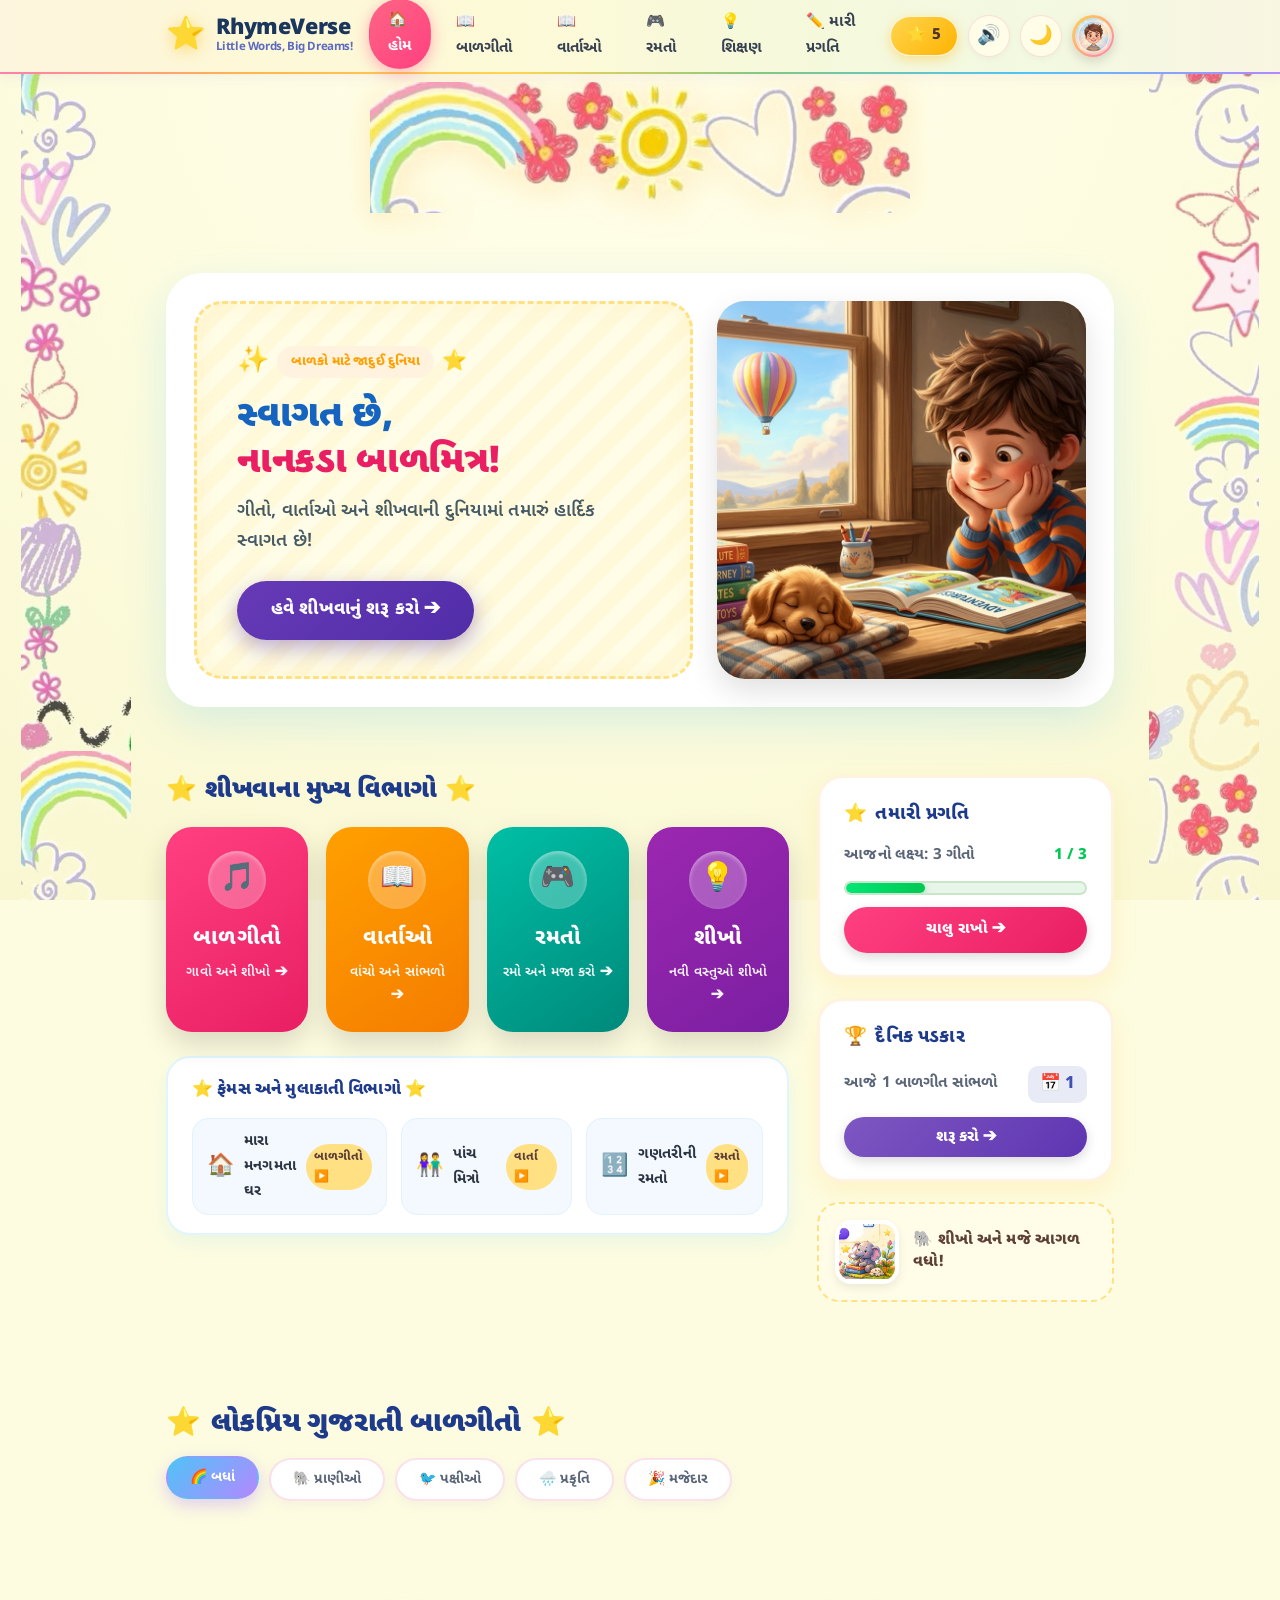
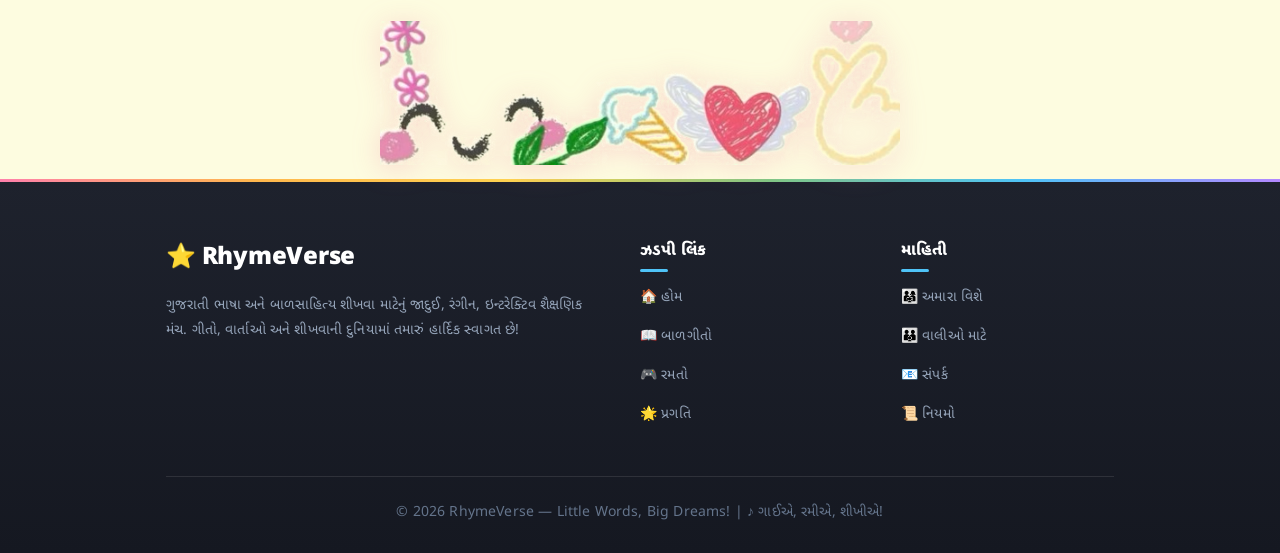
<file: frontend/index.html>
<!DOCTYPE html>
<html lang="gu">
<head>
  <meta charset="UTF-8">
  <meta name="viewport" content="width=device-width, initial-scale=1.0">
  <title>RhymeVerse - Little Words, Big Dreams! | ગુજરાતી બાળગીતો</title>
  <meta name="description" content="RhymeVerse - ગુજરાતી બાળગીતો, વાર્તાઓ, શિક્ષણ અને રમતો - બાળકો માટેનું જાદુઈ પોર્ટલ">
  <link rel="preconnect" href="https://fonts.googleapis.com">
  <link rel="preconnect" href="https://fonts.gstatic.com" crossorigin>
  <link href="https://fonts.googleapis.com/css2?family=Noto+Sans+Gujarati:wght@400;500;600;700;800;900&family=Noto+Serif+Gujarati:wght@400;700&display=swap" rel="stylesheet">
  <link rel="stylesheet" href="css/main.css?v=7">
  <link rel="stylesheet" href="css/animations.css?v=7">
  <link rel="stylesheet" href="css/components.css?v=7">
  <link rel="stylesheet" href="css/responsive.css?v=7">
</head>
<body>

<!-- WHIMSICAL STORYBOOK DOODLE FRAME AROUND DASHBOARD LAYOUT -->
<div class="doodle-layout-frame-left" aria-hidden="true" title="RhymeVerse Doodle Frame"></div>
<div class="doodle-layout-frame-right" aria-hidden="true" title="RhymeVerse Doodle Frame"></div>

<!-- NAVIGATION BAR -->
<nav class="navbar">
  <div class="container">
    <a href="index.html" class="logo">
      <span class="logo-star-icon">⭐</span>
      <div class="logo-text-group">
        <span class="logo-title">RhymeVerse</span>
        <span class="logo-tagline">Little Words, Big Dreams!</span>
      </div>
    </a>

    <ul class="nav-links">
      <li><a href="index.html" class="active">🏠 હોમ</a></li>
      <li><a href="rhymes.html">📖 બાળગીતો</a></li>
      <li><a href="rhymes.html#stories">📖 વાર્તાઓ</a></li>
      <li><a href="games.html">🎮 રમતો</a></li>
      <li><a href="rhymes.html#learn">💡 શિક્ષણ</a></li>
      <li><a href="progress.html">✏️ મારી પ્રગતિ</a></li>
    </ul>

    <div class="nav-actions">
      <div class="star-count" title="તમારા મળેલા તારા">
        ⭐ <span class="star-display-count">5</span>
      </div>
      <button class="nav-btn" id="btn-sound" title="ધ્વનિ">🔊</button>
      <button class="nav-btn" id="btn-dark-mode" title="ડાર્ક મોડ">🌙</button>
      <div class="nav-avatar-wrap" title="બાળક પ્રોફાઇલ">
        <img src="assets/images/avatar_kid.jpg" alt="બાળક પ્રોફાઇલ" class="nav-avatar">
      </div>
      <button class="hamburger" id="hamburger" aria-label="Menu">
        <span></span><span></span><span></span>
      </button>
    </div>
  </div>
</nav>

<!-- MOBILE MENU -->
<div class="mobile-menu" id="mobile-menu">
  <div class="mobile-menu-panel">
    <button class="mobile-menu-close" id="mobile-menu-close">✕</button>
    <a href="index.html">🏠 હોમ</a>
    <a href="rhymes.html">📖 બાળગીતો</a>
    <a href="rhymes.html#stories">📖 વાર્તાઓ</a>
    <a href="games.html">🎮 રમતો</a>
    <a href="rhymes.html#learn">💡 શિક્ષણ</a>
    <a href="progress.html">✏️ મારી પ્રગતિ</a>
  </div>
</div>

<main>
  <!-- TOP DOODLE FRAME BANNER (RAINBOW, SMILING SUN, BLOSSOMS) -->
  <div class="doodle-frame-banner-top" aria-hidden="true" onclick="if(window.App) App.celebrate();" title="જાદુઈ સુરજ અને મેઘધનુષ">
    <img src="assets/images/doodle_strip_top.png" alt="Doodle Rainbow and Sun Frame Banner">
  </div>

  <!-- STORYBOOK HERO BANNER (MATCHING REFERENCE IMAGES 1 & 2) -->
  <section style="padding: 24px 0 16px;">
    <div class="container">
      <div class="dashboard-hero-card">
        <!-- Left: Parchment Paper Scroll Card -->
        <div class="parchment-scroll-card">
          <div style="display:flex;align-items:center;gap:8px;margin-bottom:10px;">
            <span style="font-size:26px;">✨</span>
            <span style="font-size:13px;font-weight:800;color:#FFA000;background:#FFF3E0;padding:5px 14px;border-radius:9999px;">બાળકો માટે જાદુઈ દુનિયા</span>
            <span style="font-size:20px;">⭐</span>
          </div>
          <h1 class="parchment-headline">
            સ્વાગત છે,
            <span>નાનકડા બાળમિત્ર!</span>
          </h1>
          <p class="parchment-sub">
            ગીતો, વાર્તાઓ અને શીખવાની દુનિયામાં તમારું હાર્દિક સ્વાગત છે!
          </p>
          <a href="#rhymes-section" class="btn-hero-cta">
            હવે શીખવાનું શરૂ કરો ➔
          </a>
        </div>

        <!-- Right: Boy Reading with Puppy Illustration -->
        <div class="hero-reading-frame">
          <img src="assets/images/hero_reading_kid.jpg" alt="બાળક વાર્તા વાંચે છે" class="hero-reading-img">
        </div>
      </div>
    </div>
  </section>

  <!-- DASHBOARD INTERACTIVE LEARNING HUB (MATCHING REFERENCE IMAGE 2) -->
  <section style="padding: 16px 0 36px;">
    <div class="container">
      <div class="dashboard-main-grid">
        <!-- Left: 4 Squircle Action Cards + Sub-hub -->
        <div>
          <h2 class="hub-section-heading">
            <span>⭐</span> શીખવાના મુખ્ય વિભાગો <span>⭐</span>
          </h2>
          <div class="hub-action-cards">
            <!-- 1. બાળગીતો (Pink) -->
            <a href="#rhymes-section" class="hub-action-card hub-card-pink">
              <div class="hub-card-icon-bubble">🎵</div>
              <div class="hub-card-title">બાળગીતો</div>
              <div class="hub-card-sub">ગાવો અને શીખો ➔</div>
            </a>

            <!-- 2. વાર્તાઓ (Orange) -->
            <a href="rhymes.html#stories" class="hub-action-card hub-card-orange">
              <div class="hub-card-icon-bubble">📖</div>
              <div class="hub-card-title">વાર્તાઓ</div>
              <div class="hub-card-sub">વાંચો અને સાંભળો ➔</div>
            </a>

            <!-- 3. રમતો (Teal) -->
            <a href="games.html" class="hub-action-card hub-card-teal">
              <div class="hub-card-icon-bubble">🎮</div>
              <div class="hub-card-title">રમતો</div>
              <div class="hub-card-sub">રમો અને મજા કરો ➔</div>
            </a>

            <!-- 4. શીખો (Purple) -->
            <a href="rhymes.html#learn" class="hub-action-card hub-card-purple">
              <div class="hub-card-icon-bubble">💡</div>
              <div class="hub-card-title">શીખો</div>
              <div class="hub-card-sub">નવી વસ્તુઓ શીખો ➔</div>
            </a>
          </div>

          <!-- Sub-hub: Famous sections -->
          <div class="sub-hub-box">
            <div class="sub-hub-title">⭐ ફેમસ અને મુલાકાતી વિભાગો ⭐</div>
            <div class="sub-hub-items">
              <a href="javascript:void(0)" onclick="RhymeCards.playVideo(1)" class="sub-hub-item" title="ચકીબેન બાળગીત">
                <span style="font-size:22px;">🏠</span>
                <span>મારા મનગમતા ઘર</span>
                <span class="sub-hub-badge">બાળગીતો ▶️</span>
              </a>
              <a href="javascript:void(0)" onclick="RhymeCards.playVideo(10)" class="sub-hub-item" title="બે બાવા વાર્તા">
                <span style="font-size:22px;">👫</span>
                <span>પાંચ મિત્રો</span>
                <span class="sub-hub-badge">વાર્તા ▶️</span>
              </a>
              <a href="games.html" class="sub-hub-item" title="ગણતરીની રમતો">
                <span style="font-size:22px;">🔢</span>
                <span>ગણતરીની રમતો</span>
                <span class="sub-hub-badge">રમતો ▶️</span>
              </a>
            </div>
          </div>
        </div>

        <!-- Right: Progress & Daily Challenge Widgets -->
        <div class="sidebar-widgets">
          <!-- Widget 1: તમારી પ્રગતિ -->
          <div class="dash-widget-card">
            <div class="dash-widget-title">
              <span>⭐</span> તમારી પ્રગતિ
            </div>
            <div style="font-size:0.95rem;font-weight:700;color:var(--text-secondary);display:flex;justify-content:space-between;">
              <span>આજનો લક્ષ્ય: 3 ગીતો</span>
              <span style="color:#00C853;font-weight:800;" id="home-progress-ratio">1 / 3</span>
            </div>
            <div class="dash-progress-track">
              <div class="dash-progress-fill" id="home-progress-bar" style="width: 33%;"></div>
            </div>
            <a href="progress.html" class="btn-widget-pill btn-widget-pink">
              ચાલુ રાખો ➔
            </a>
          </div>

          <!-- Widget 2: દૈનિક પડકાર -->
          <div class="dash-widget-card">
            <div class="dash-widget-title">
              <span>🏆</span> દૈનિક પડકાર
            </div>
            <div style="display:flex;align-items:center;justify-content:space-between;margin-bottom:14px;">
              <span style="font-size:0.95rem;font-weight:700;color:var(--text-secondary);">આજે 1 બાળગીત સાંભળો</span>
              <span style="font-size:1.05rem;background:#E8EAF6;padding:4px 12px;border-radius:10px;font-weight:800;color:#3F51B5;">📅 1</span>
            </div>
            <button onclick="RhymeCards.playVideo(4)" class="btn-widget-pill btn-widget-purple">
              શરૂ કરો ➔
            </button>
          </div>

          <!-- Widget 3: Mascot Cheer Box -->
          <div class="mascot-cheer-box">
            <img src="assets/images/sticker_elephant.png" alt="બેબી હાથી" class="mascot-elephant-thumb">
            <div class="mascot-cheer-text">
              🐘 શીખો અને મજે આગળ વધો!
            </div>
          </div>
        </div>
      </div>
    </div>
  </section>

  <!-- STORYBOOK RHYMES SHOWCASE GRID (MATCHING REFERENCE IMAGE 1) -->
  <section id="rhymes-section" style="padding: 20px 0 64px;">
    <div class="container">
      <div style="display:flex;align-items:center;justify-content:space-between;flex-wrap:wrap;gap:16px;margin-bottom:24px;">
        <h2 style="font-size:1.75rem;font-weight:900;color:#1E3A8A;display:flex;align-items:center;gap:10px;margin:0;">
          <span>⭐</span> લોકપ્રિય ગુજરાતી બાળગીતો <span>⭐</span>
        </h2>
        <!-- Category Filter Tabs -->
        <div class="filter-tabs" id="rhyme-filters" style="margin:0;">
          <button class="filter-tab active" data-cat="all">🌈 બધાં</button>
          <button class="filter-tab" data-cat="પ્રાણીઓ">🐘 પ્રાણીઓ</button>
          <button class="filter-tab" data-cat="પક્ષીઓ">🐦 પક્ષીઓ</button>
          <button class="filter-tab" data-cat="પ્રકૃતિ">🌧️ પ્રકૃતિ</button>
          <button class="filter-tab" data-cat="મજેદાર">🎉 મજેદાર</button>
        </div>
      </div>

      <!-- 4-Column Grid of Rhyme Storybook Cards -->
      <div class="storybook-grid" id="rhymes-storybook-grid">
        <!-- Dynamically rendered via Components.buildRhymeCard(rhyme) -->
      </div>
    </div>
  </section>

  <!-- BOTTOM DOODLE FRAME BANNER (SMILEY, ICE CREAM, WINGED HEART) -->
  <div class="doodle-frame-banner-bottom" aria-hidden="true" onclick="if(window.App) App.celebrate();" title="મીઠી આઈસ્ક્રીમ અને સ્માઈલી">
    <img src="assets/images/doodle_strip_bottom.png" alt="Doodle Smiley and Ice Cream Frame Banner">
  </div>
</main>

<!-- FOOTER -->
<footer class="footer">
  <div class="container">
    <div class="footer-grid">
      <div>
        <div class="footer-logo">⭐ RhymeVerse</div>
        <p class="footer-desc">
          ગુજરાતી ભાષા અને બાળસાહિત્ય શીખવા માટેનું જાદુઈ, રંગીન, ઇન્ટરેક્ટિવ શૈક્ષણિક મંચ.
          ગીતો, વાર્તાઓ અને શીખવાની દુનિયામાં તમારું હાર્દિક સ્વાગત છે!
        </p>
      </div>
      <div>
        <div class="footer-heading">ઝડપી લિંક</div>
        <ul class="footer-links">
          <li><a href="index.html">🏠 હોમ</a></li>
          <li><a href="rhymes.html">📖 બાળગીતો</a></li>
          <li><a href="games.html">🎮 રમતો</a></li>
          <li><a href="progress.html">🌟 પ્રગતિ</a></li>
        </ul>
      </div>
      <div>
        <div class="footer-heading">માહિતી</div>
        <ul class="footer-links">
          <li><a href="#">👨‍👩‍👧 અમારા વિશે</a></li>
          <li><a href="#">👪 વાલીઓ માટે</a></li>
          <li><a href="#">📧 સંપર્ક</a></li>
          <li><a href="#">📜 નિયમો</a></li>
        </ul>
      </div>
    </div>
    <div class="footer-bottom">
      &copy; 2026 RhymeVerse &mdash; Little Words, Big Dreams! | ♪ ગાઈએ, રમીએ, શીખીએ!
    </div>
  </div>
</footer>

<script src="js/data.js?v=8"></script>
<script src="js/app.js?v=8"></script>
<script src="js/components.js?v=8"></script>
<script>
  document.addEventListener('DOMContentLoaded', function() {
    App.init();

    const grid = document.getElementById('rhymes-storybook-grid');
    if (grid && window.RHYMES_DATA) {
      grid.innerHTML = RHYMES_DATA.map(r => Components.buildRhymeCard(r)).join('');
    }

    // Filter Buttons
    const filterTabs = document.querySelectorAll('#rhyme-filters .filter-tab');
    filterTabs.forEach(tab => {
      tab.addEventListener('click', function() {
        filterTabs.forEach(t => t.classList.remove('active'));
        this.classList.add('active');
        const cat = this.getAttribute('data-cat');
        const cards = grid.querySelectorAll('.storybook-card');
        cards.forEach(card => {
          if (cat === 'all' || card.getAttribute('data-category') === cat) {
            card.style.display = 'flex';
          } else {
            card.style.display = 'none';
          }
        });
      });
    });

    // Update progress widget if App state has completions
    if (window.App && App.state) {
      const completedCount = (App.state.completedRhymes || []).length;
      const ratioEl = document.getElementById('home-progress-ratio');
      const barEl = document.getElementById('home-progress-bar');
      if (ratioEl && barEl) {
        const goal = 3;
        const current = Math.min(completedCount || 1, goal);
        ratioEl.textContent = `${current} / ${goal}`;
        barEl.style.width = `${Math.round((current / goal) * 100)}%`;
      }
    }
  });
</script>
</body>
</html>
</file>
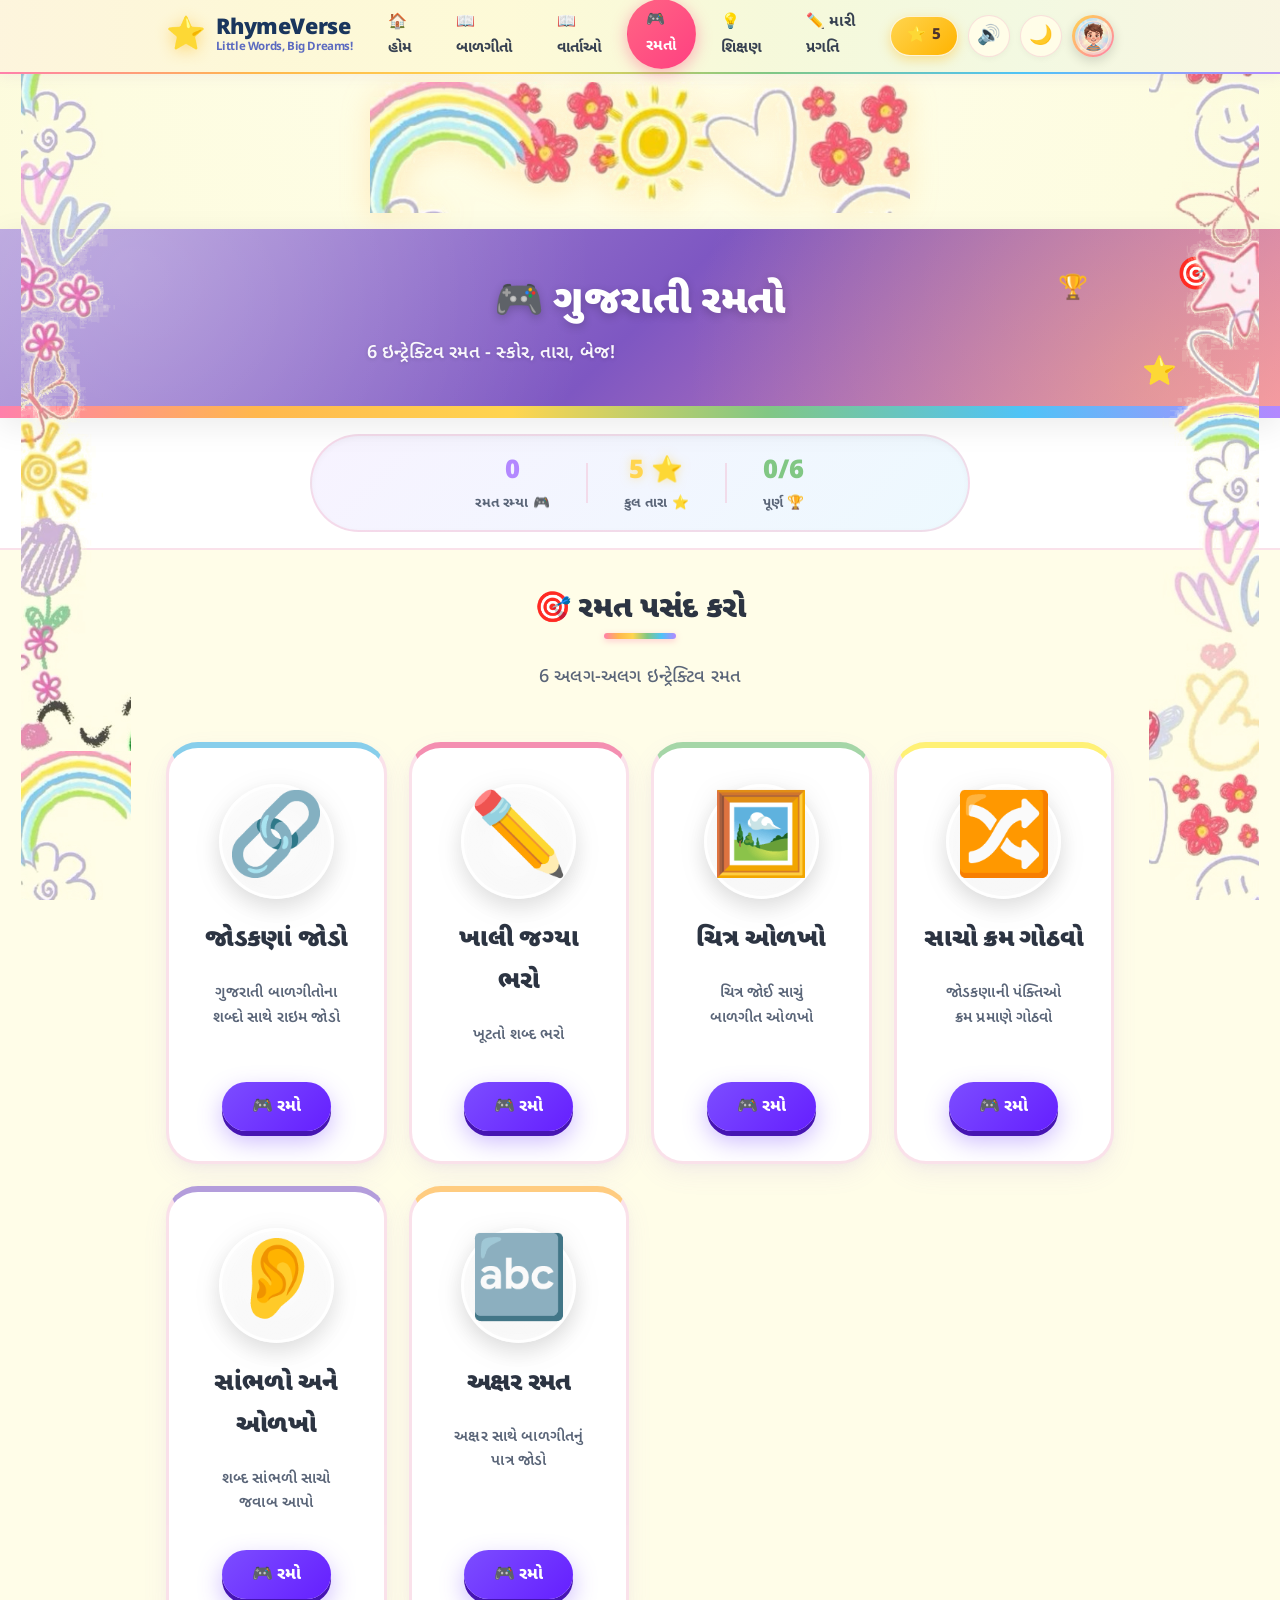
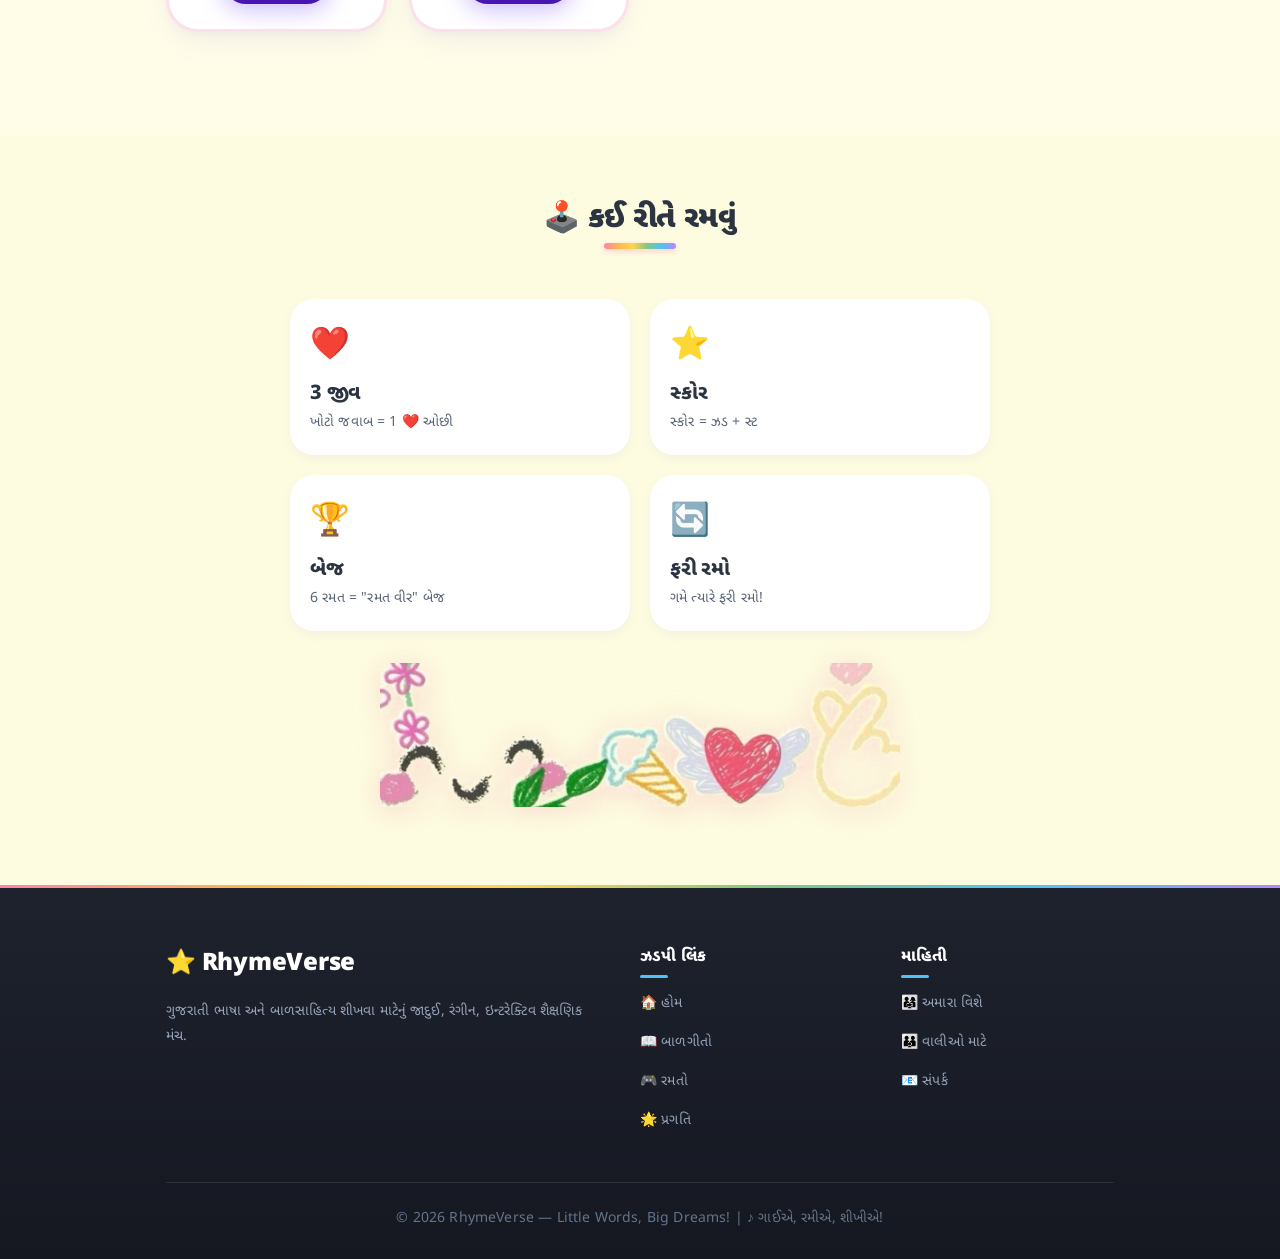
<file: frontend/games.html>
<!DOCTYPE html>
<html lang="gu">
<head>
  <meta charset="UTF-8">
  <meta name="viewport" content="width=device-width, initial-scale=1.0">
  <title>રમતો - RhymeVerse</title>
  <link rel="preconnect" href="https://fonts.googleapis.com">
  <link rel="preconnect" href="https://fonts.gstatic.com" crossorigin>
  <link href="https://fonts.googleapis.com/css2?family=Noto+Sans+Gujarati:wght@400;500;600;700;800;900&family=Noto+Serif+Gujarati:wght@400;700&display=swap" rel="stylesheet">
  <link rel="stylesheet" href="css/main.css?v=7">
  <link rel="stylesheet" href="css/animations.css?v=7">
  <link rel="stylesheet" href="css/components.css?v=7">
  <link rel="stylesheet" href="css/responsive.css?v=7">
</head>
<body>

<!-- WHIMSICAL STORYBOOK DOODLE FRAME AROUND DASHBOARD LAYOUT -->
<div class="doodle-layout-frame-left" aria-hidden="true" title="RhymeVerse Doodle Frame"></div>
<div class="doodle-layout-frame-right" aria-hidden="true" title="RhymeVerse Doodle Frame"></div>

<!-- NAVIGATION -->
<nav class="navbar">
  <div class="container">
    <a href="index.html" class="logo">
      <span class="logo-star-icon">⭐</span>
      <div class="logo-text-group">
        <span class="logo-title">RhymeVerse</span>
        <span class="logo-tagline">Little Words, Big Dreams!</span>
      </div>
    </a>
    <ul class="nav-links">
      <li><a href="index.html">🏠 હોમ</a></li>
      <li><a href="rhymes.html">📖 બાળગીતો</a></li>
      <li><a href="rhymes.html#stories">📖 વાર્તાઓ</a></li>
      <li><a href="games.html" class="active">🎮 રમતો</a></li>
      <li><a href="rhymes.html#learn">💡 શિક્ષણ</a></li>
      <li><a href="progress.html">✏️ મારી પ્રગતિ</a></li>
    </ul>
    <div class="nav-actions">
      <div class="star-count" title="તમારા મળેલા તારા">⭐ <span class="star-display-count">5</span></div>
      <button class="nav-btn" id="btn-sound" title="ધ્વનિ">🔊</button>
      <button class="nav-btn" id="btn-dark-mode" title="ડાર્ક મોડ">🌙</button>
      <div class="nav-avatar-wrap" title="બાળક પ્રોફાઇલ">
        <img src="assets/images/avatar_kid.jpg" alt="બાળક પ્રોફાઇલ" class="nav-avatar">
      </div>
      <button class="hamburger" id="hamburger" aria-label="Menu">
        <span></span><span></span><span></span>
      </button>
    </div>
  </div>
</nav>

<div class="mobile-menu" id="mobile-menu">
  <div class="mobile-menu-panel">
    <button class="mobile-menu-close" id="mobile-menu-close">✕</button>
    <a href="index.html">🏠 હોમ</a>
    <a href="rhymes.html">📖 બાળગીતો</a>
    <a href="rhymes.html#stories">📖 વાર્તાઓ</a>
    <a href="games.html">🎮 રમતો</a>
    <a href="rhymes.html#learn">💡 શિક્ષણ</a>
    <a href="progress.html">✏️ મારી પ્રગતિ</a>
  </div>
</div>

<!-- TOP DOODLE FRAME BANNER (RAINBOW, SMILING SUN, BLOSSOMS) -->
<div class="doodle-frame-banner-top" aria-hidden="true" onclick="if(window.App) App.celebrate();" title="જાદુઈ સુરજ અને મેઘધનુષ">
  <img src="assets/images/doodle_strip_top.png" alt="Doodle Rainbow and Sun Frame Banner">
</div>

<!-- PAGE HEADER -->
<div class="page-header" style="background: linear-gradient(135deg, #B39DDB, #7E57C2, #F48FB1);">
  <div class="container">
    <div style="position:relative;z-index:2;">
      <h1 style="font-size:2.5rem;">🎮 ગુજરાતી રમતો</h1>
      <p>6 ઇન્ટ્રેક્ટિવ રમત - સ્કોર, તારા, બેજ!</p>
    </div>
    <!-- Floating game icons -->
    <div style="position:absolute;top:20px;right:5%;font-size:32px;animation:float 3s ease-in-out infinite;">🎯</div>
    <div style="position:absolute;top:40px;right:15%;font-size:24px;animation:float 3s ease-in-out infinite 1s;">🏆</div>
    <div style="position:absolute;bottom:20px;right:8%;font-size:28px;animation:float 4s ease-in-out infinite 0.5s;">⭐</div>
  </div>
</div>

<!-- SCORE SUMMARY -->
<div class="game-hud-bar">
  <div class="container">
    <div class="game-hud-inner">
      <div style="text-align:center;">
        <div style="font-size:1.6rem;font-weight:900;color:var(--lavender);" id="total-games-played">0</div>
        <div style="font-size:0.85rem;font-weight:700;color:var(--text-secondary);">રમત રમ્યા 🎮</div>
      </div>
      <div style="width:2px;height:40px;background:var(--border-color);"></div>
      <div style="text-align:center;">
        <div style="font-size:1.6rem;font-weight:900;color:var(--yellow);text-shadow:0 0 10px rgba(255,213,79,0.5);" id="total-stars-games">0 ⭐</div>
        <div style="font-size:0.85rem;font-weight:700;color:var(--text-secondary);">કુલ તારા ⭐</div>
      </div>
      <div style="width:2px;height:40px;background:var(--border-color);"></div>
      <div style="text-align:center;">
        <div style="font-size:1.6rem;font-weight:900;color:var(--mint);" id="games-completed-count">0/6</div>
        <div style="font-size:0.85rem;font-weight:700;color:var(--text-secondary);">પૂર્ણ 🏆</div>
      </div>
    </div>
  </div>
</div>

<!-- GAMES GRID -->
<section style="background:var(--bg-secondary);padding:40px 0;">
  <div class="container">
    <div class="section-header">
      <h2 class="section-title">🎯 રમત પસંદ કરો</h2>
      <p class="section-subtitle">6 અલગ-અલગ ઇન્ટ્રેક્ટિવ રમત</p>
    </div>
    <div class="cards-grid stagger" id="games-grid">
      <!-- Filled by games.js -->
    </div>
  </div>
</section>

<!-- GAME AREA (hidden until a game is selected) -->
<section style="background:var(--bg-secondary);padding:0 0 64px;" id="game-area-section">
  <div class="container">
    <div id="game-area" style="display:none;"></div>
  </div>
</section>

<!-- HOW TO PLAY -->
<section style="background:var(--bg-primary);padding:64px 0;">
  <div class="container">
    <div class="section-header">
      <h2 class="section-title">🕹️ કઈ રીતે રમવું</h2>
    </div>
    <div style="display:grid;grid-template-columns:repeat(2,1fr);gap:20px;max-width:700px;margin:0 auto;">
      <div style="background:var(--bg-card);border-radius:var(--radius-lg);padding:20px;box-shadow:var(--shadow-sm);">
        <div style="font-size:32px;margin-bottom:8px;">❤️</div>
        <h4 style="color:var(--text-primary);margin-bottom:4px;">3 જીવ</h4>
        <p style="color:var(--text-secondary);font-size:0.875rem;">ખોટો જવાબ = 1 ❤️ ઓછી</p>
      </div>
      <div style="background:var(--bg-card);border-radius:var(--radius-lg);padding:20px;box-shadow:var(--shadow-sm);">
        <div style="font-size:32px;margin-bottom:8px;">⭐</div>
        <h4 style="color:var(--text-primary);margin-bottom:4px;">સ્કોર</h4>
        <p style="color:var(--text-secondary);font-size:0.875rem;">સ્કોર = ઝડ + સ્ટ</p>
      </div>
      <div style="background:var(--bg-card);border-radius:var(--radius-lg);padding:20px;box-shadow:var(--shadow-sm);">
        <div style="font-size:32px;margin-bottom:8px;">🏆</div>
        <h4 style="color:var(--text-primary);margin-bottom:4px;">બેજ</h4>
        <p style="color:var(--text-secondary);font-size:0.875rem;">6 રમત = "રમત વીર" બેજ</p>
      </div>
      <div style="background:var(--bg-card);border-radius:var(--radius-lg);padding:20px;box-shadow:var(--shadow-sm);">
        <div style="font-size:32px;margin-bottom:8px;">🔄</div>
        <h4 style="color:var(--text-primary);margin-bottom:4px;">ફરી રમો</h4>
        <p style="color:var(--text-secondary);font-size:0.875rem;">ગમે ત્યારે ફરી રમો!</p>
      </div>
    </div>
  </div>
  <!-- BOTTOM DOODLE FRAME BANNER (SMILEY, ICE CREAM, WINGED HEART) -->
  <div class="doodle-frame-banner-bottom" aria-hidden="true" onclick="if(window.App) App.celebrate();" title="મીઠી આઈસ્ક્રીમ અને સ્માઈલી">
    <img src="assets/images/doodle_strip_bottom.png" alt="Doodle Smiley and Ice Cream Frame Banner">
  </div>
</section>

<!-- FOOTER -->
<footer class="footer">
  <div class="container">
    <div class="footer-grid">
      <div>
        <div class="footer-logo">⭐ RhymeVerse</div>
        <p class="footer-desc">ગુજરાતી ભાષા અને બાળસાહિત્ય શીખવા માટેનું જાદુઈ, રંગીન, ઇન્ટરેક્ટિવ શૈક્ષણિક મંચ.</p>
      </div>
      <div>
        <div class="footer-heading">ઝડપી લિંક</div>
        <ul class="footer-links">
          <li><a href="index.html">🏠 હોમ</a></li>
          <li><a href="rhymes.html">📖 બાળગીતો</a></li>
          <li><a href="games.html">🎮 રમતો</a></li>
          <li><a href="progress.html">🌟 પ્રગતિ</a></li>
        </ul>
      </div>
      <div>
        <div class="footer-heading">માહિતી</div>
        <ul class="footer-links">
          <li><a href="#">👨‍👩‍👧 અમારા વિશે</a></li>
          <li><a href="#">👪 વાલીઓ માટે</a></li>
          <li><a href="#">📧 સંપર્ક</a></li>
        </ul>
      </div>
    </div>
    <div class="footer-bottom">
      &copy; 2026 RhymeVerse &mdash; Little Words, Big Dreams! | ♪ ગાઈએ, રમીએ, શીખીએ!
    </div>
  </div>
</footer>

<script src="js/data.js?v=8"></script>
<script src="js/app.js?v=8"></script>
<script src="js/components.js?v=8"></script>
<script src="js/games.js?v=8"></script>
<script>
  document.addEventListener('DOMContentLoaded', function() {
    // Update stats display
    const state = App.getState();
    const completedGames = Object.keys(state.completedGames || {});

    document.getElementById('total-games-played').textContent = completedGames.length;
    document.getElementById('total-stars-games').textContent = state.stars + ' ⭐';
    document.getElementById('games-completed-count').textContent = `${completedGames.length}/6`;
  });
</script>
</body>
</html>
</file>
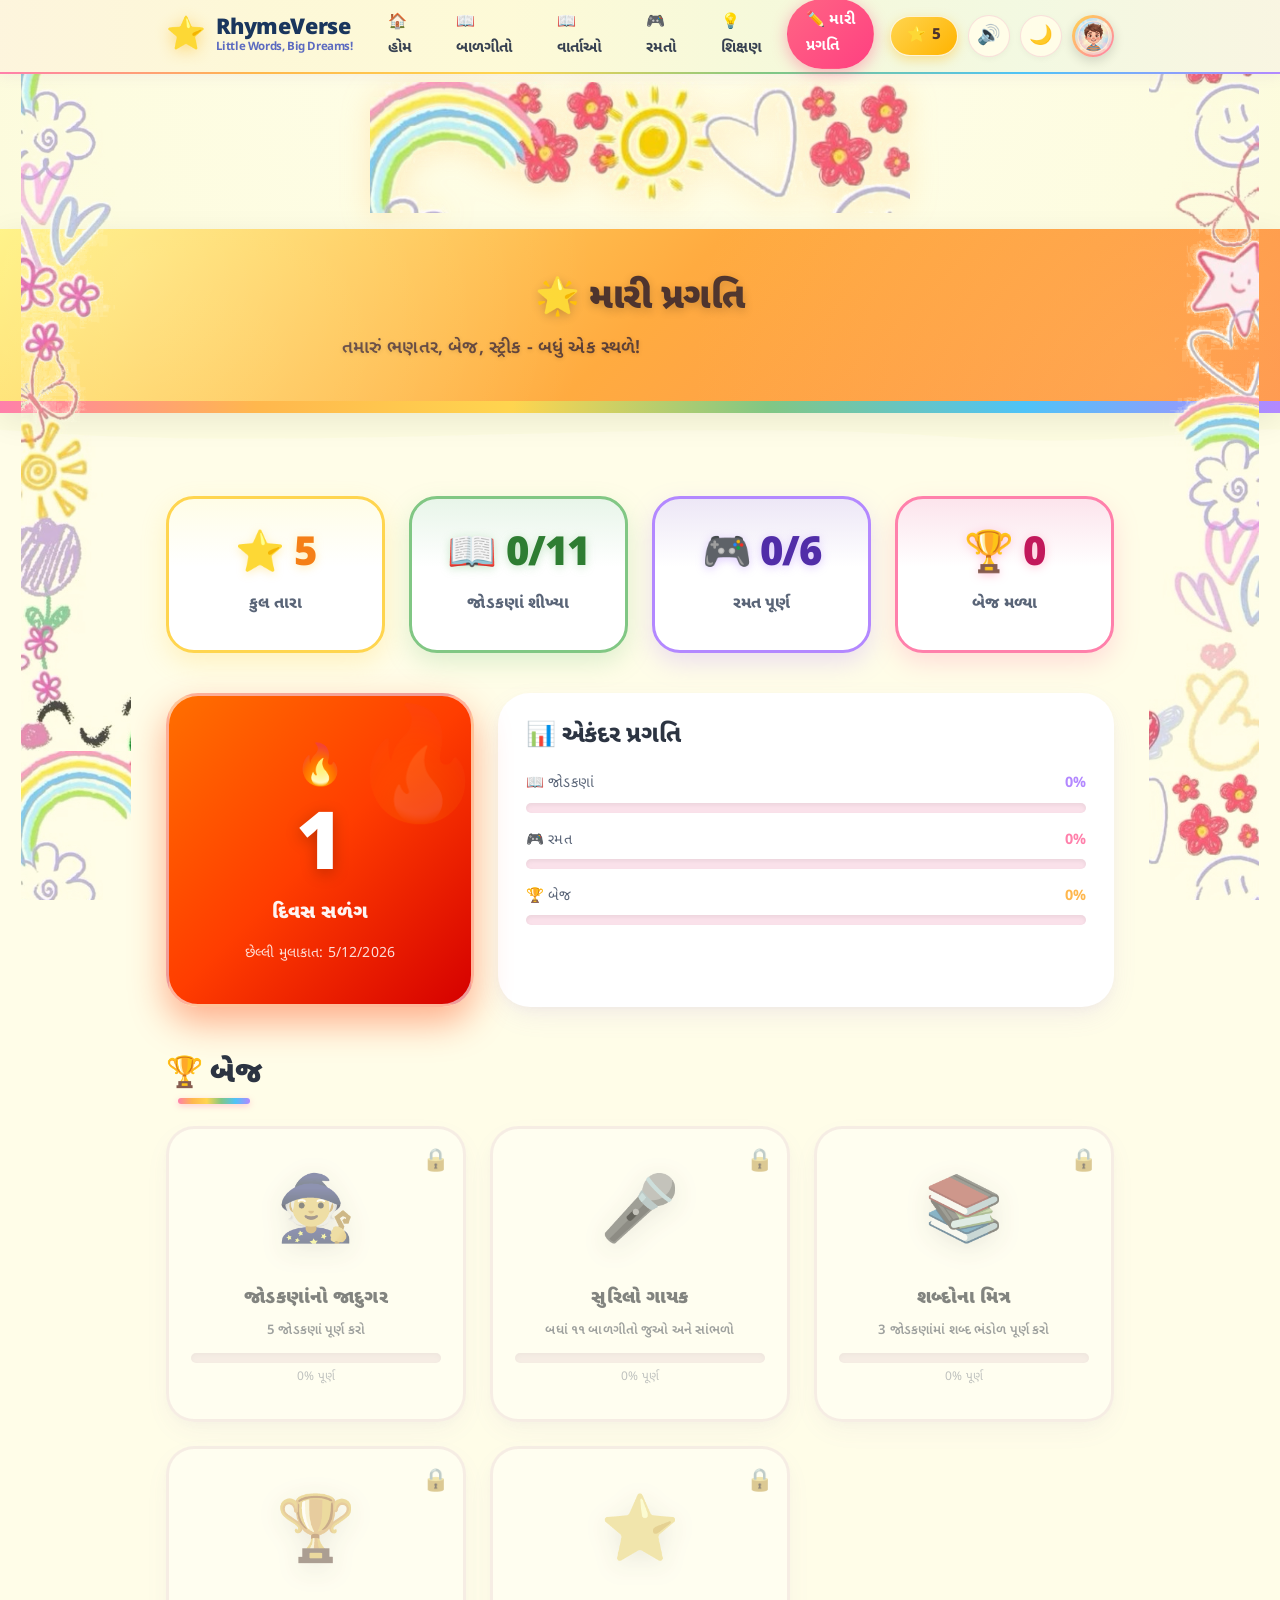
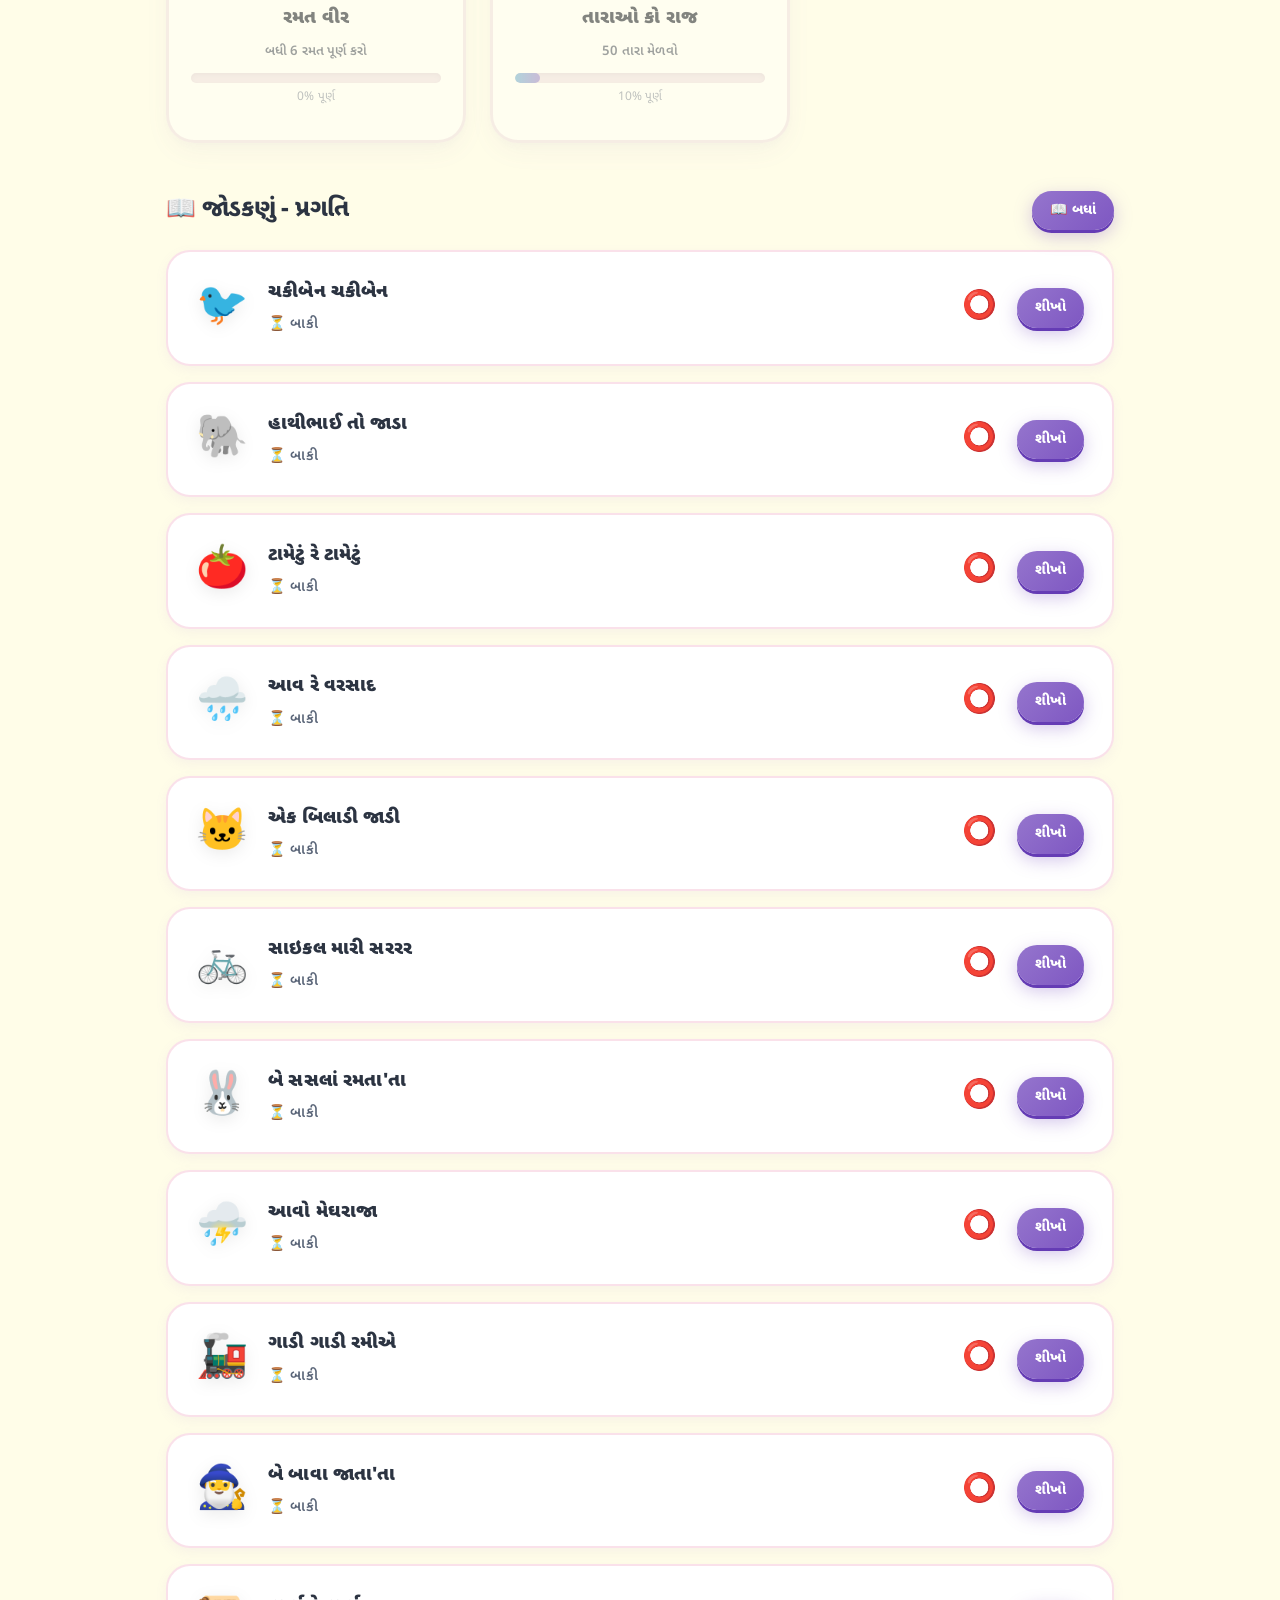
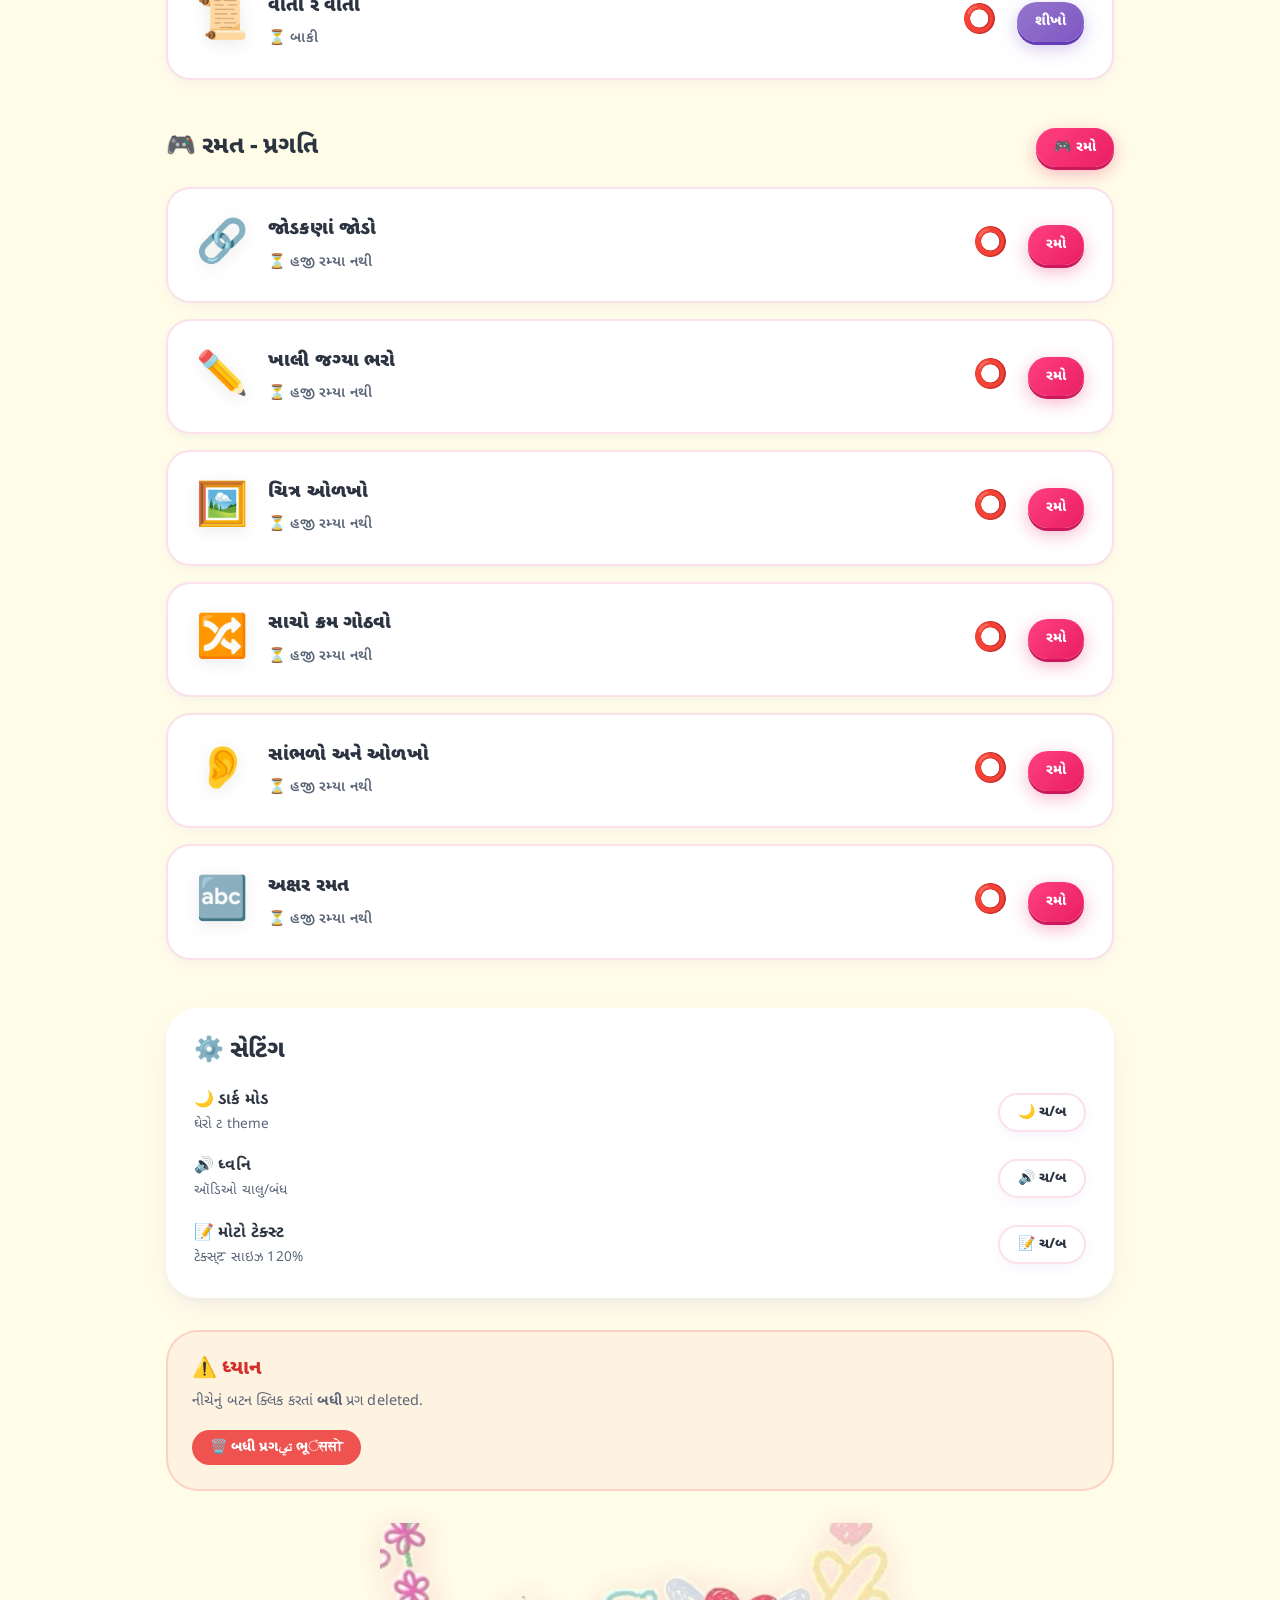
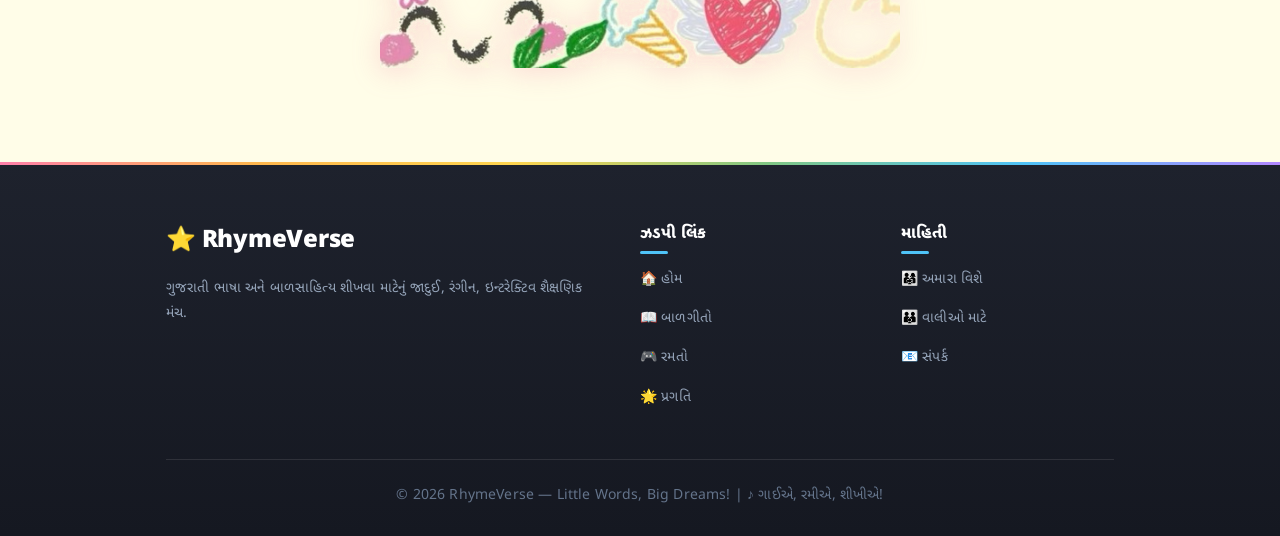
<file: frontend/progress.html>
<!DOCTYPE html>
<html lang="gu">
<head>
  <meta charset="UTF-8">
  <meta name="viewport" content="width=device-width, initial-scale=1.0">
  <title>મારી પ્રગતિ - RhymeVerse</title>
  <link rel="preconnect" href="https://fonts.googleapis.com">
  <link rel="preconnect" href="https://fonts.gstatic.com" crossorigin>
  <link href="https://fonts.googleapis.com/css2?family=Noto+Sans+Gujarati:wght@400;500;600;700;800;900&family=Noto+Serif+Gujarati:wght@400;700&display=swap" rel="stylesheet">
  <link rel="stylesheet" href="css/main.css?v=7">
  <link rel="stylesheet" href="css/animations.css?v=7">
  <link rel="stylesheet" href="css/components.css?v=7">
  <link rel="stylesheet" href="css/responsive.css?v=7">
</head>
<body id="progress-page">

<!-- WHIMSICAL STORYBOOK DOODLE FRAME AROUND DASHBOARD LAYOUT -->
<div class="doodle-layout-frame-left" aria-hidden="true" title="RhymeVerse Doodle Frame"></div>
<div class="doodle-layout-frame-right" aria-hidden="true" title="RhymeVerse Doodle Frame"></div>

<!-- NAVIGATION -->
<nav class="navbar">
  <div class="container">
    <a href="index.html" class="logo">
      <span class="logo-star-icon">⭐</span>
      <div class="logo-text-group">
        <span class="logo-title">RhymeVerse</span>
        <span class="logo-tagline">Little Words, Big Dreams!</span>
      </div>
    </a>
    <ul class="nav-links">
      <li><a href="index.html">🏠 હોમ</a></li>
      <li><a href="rhymes.html">📖 બાળગીતો</a></li>
      <li><a href="rhymes.html#stories">📖 વાર્તાઓ</a></li>
      <li><a href="games.html">🎮 રમતો</a></li>
      <li><a href="rhymes.html#learn">💡 શિક્ષણ</a></li>
      <li><a href="progress.html" class="active">✏️ મારી પ્રગતિ</a></li>
    </ul>
    <div class="nav-actions">
      <div class="star-count" title="તમારા મળેલા તારા">⭐ <span class="star-display-count">5</span></div>
      <button class="nav-btn" id="btn-sound" title="ધ્વનિ">🔊</button>
      <button class="nav-btn" id="btn-dark-mode" title="ડાર્ક મોડ">🌙</button>
      <div class="nav-avatar-wrap" title="બાળક પ્રોફાઇલ">
        <img src="assets/images/avatar_kid.jpg" alt="બાળક પ્રોફાઇલ" class="nav-avatar">
      </div>
      <button class="hamburger" id="hamburger" aria-label="Menu">
        <span></span><span></span><span></span>
      </button>
    </div>
  </div>
</nav>

<div class="mobile-menu" id="mobile-menu">
  <div class="mobile-menu-panel">
    <button class="mobile-menu-close" id="mobile-menu-close">✕</button>
    <a href="index.html">🏠 હોમ</a>
    <a href="rhymes.html">📖 બાળગીતો</a>
    <a href="rhymes.html#stories">📖 વાર્તાઓ</a>
    <a href="games.html">🎮 રમતો</a>
    <a href="rhymes.html#learn">💡 શિક્ષણ</a>
    <a href="progress.html">✏️ મારી પ્રગતિ</a>
  </div>
</div>

<!-- TOP DOODLE FRAME BANNER (RAINBOW, SMILING SUN, BLOSSOMS) -->
<div class="doodle-frame-banner-top" aria-hidden="true" onclick="if(window.App) App.celebrate();" title="જાદુઈ સુરજ અને મેઘધનુષ">
  <img src="assets/images/doodle_strip_top.png" alt="Doodle Rainbow and Sun Frame Banner">
</div>

<!-- PAGE HEADER -->
<div class="page-header" style="background: linear-gradient(135deg, #FFF176, #FFAB40, #FF8E53);">
  <div class="container">
    <h1 style="color:#4E342E;">🌟 મારી પ્રગતિ</h1>
    <p style="color:#5D4037;">તમારું ભણતર, બેજ, સ્ટ્રીક - બધું એક સ્થળે!</p>
  </div>
</div>

<!-- Wave transition -->
<div style="background:var(--bg-primary);line-height:0;margin-top:-2px;">
  <svg viewBox="0 0 1440 60" fill="none" preserveAspectRatio="none" style="width:100%;height:45px;display:block;">
    <path d="M0,25 C360,60 720,5 1080,35 C1260,50 1380,20 1440,25 L1440,60 L0,60 Z" fill="var(--bg-secondary)"></path>
  </svg>
</div>

<!-- CONTENT -->
<section style="background:var(--bg-secondary);padding:40px 0 80px;">
  <div class="container">

    <!-- Stats Grid -->
    <div class="progress-stats-grid" id="stats-grid" style="margin-bottom:40px;">
      <!-- Filled by progress.js -->
    </div>

    <!-- Streak + Overview -->
    <div style="display:grid;grid-template-columns:1fr 2fr;gap:24px;margin-bottom:48px;">
      <div id="streak-display"><!-- Filled by progress.js --></div>
      <div style="background:var(--bg-card);border-radius:var(--radius-xl);padding:28px;box-shadow:var(--shadow-md);">
        <h3 style="color:var(--text-primary);margin-bottom:20px;">📊 એકંદર પ્રગતિ</h3>
        <div style="display:flex;flex-direction:column;gap:16px;">
          <div>
            <div style="display:flex;justify-content:space-between;margin-bottom:6px;">
              <span style="font-size:0.9rem;color:var(--text-secondary);">📖 જોડકણાં</span>
              <span id="rhyme-pct" style="font-size:0.9rem;font-weight:700;color:var(--lavender);">0%</span>
            </div>
            <div class="progress-bar-wrap">
              <div class="progress-bar-fill" id="rhyme-bar" style="width:0%;background:linear-gradient(90deg,#87CEEB,#B39DDB);"></div>
            </div>
          </div>
          <div>
            <div style="display:flex;justify-content:space-between;margin-bottom:6px;">
              <span style="font-size:0.9rem;color:var(--text-secondary);">🎮 રમત</span>
              <span id="game-pct" style="font-size:0.9rem;font-weight:700;color:var(--pink);">0%</span>
            </div>
            <div class="progress-bar-wrap">
              <div class="progress-bar-fill" id="game-bar" style="width:0%;background:linear-gradient(90deg,#F48FB1,#EC407A);"></div>
            </div>
          </div>
          <div>
            <div style="display:flex;justify-content:space-between;margin-bottom:6px;">
              <span style="font-size:0.9rem;color:var(--text-secondary);">🏆 બેજ</span>
              <span id="badge-pct" style="font-size:0.9rem;font-weight:700;color:var(--orange);">0%</span>
            </div>
            <div class="progress-bar-wrap">
              <div class="progress-bar-fill" id="badge-bar" style="width:0%;background:linear-gradient(90deg,#FFAB40,#FF5722);"></div>
            </div>
          </div>
        </div>
      </div>
    </div>

    <!-- BADGES SECTION -->
    <div style="margin-bottom:48px;">
      <div class="section-header" style="text-align:left;margin-bottom:20px;">
        <h2 class="section-title" style="text-align:left;">🏆 બેજ</h2>
      </div>
      <div class="badge-grid" id="badges-grid">
        <!-- Filled by progress.js -->
      </div>
    </div>

    <!-- RHYME PROGRESS -->
    <div style="margin-bottom:48px;">
      <div style="display:flex;align-items:center;justify-content:space-between;margin-bottom:20px;flex-wrap:wrap;gap:12px;">
        <h2 style="color:var(--text-primary);font-size:1.5rem;font-weight:800;">📖 જોડકણું - પ્રગતિ</h2>
        <a href="rhymes.html" class="btn btn-lavender btn-sm">📖 બધાં</a>
      </div>
      <div class="rhyme-progress-list" id="rhyme-progress-list">
        <!-- Filled by progress.js -->
      </div>
    </div>

    <!-- GAME PROGRESS -->
    <div style="margin-bottom:48px;">
      <div style="display:flex;align-items:center;justify-content:space-between;margin-bottom:20px;flex-wrap:wrap;gap:12px;">
        <h2 style="color:var(--text-primary);font-size:1.5rem;font-weight:800;">🎮 રમત - પ્રગતિ</h2>
        <a href="games.html" class="btn btn-pink btn-sm">🎮 રમો</a>
      </div>
      <div class="rhyme-progress-list" id="game-progress-list">
        <!-- Filled by progress.js -->
      </div>
    </div>

    <!-- SETTINGS -->
    <div style="background:var(--bg-card);border-radius:var(--radius-xl);padding:28px;box-shadow:var(--shadow-md);margin-bottom:32px;">
      <h3 style="color:var(--text-primary);margin-bottom:20px;">⚙️ સેટિંગ</h3>
      <div style="display:flex;flex-direction:column;gap:16px;">
        <div style="display:flex;align-items:center;justify-content:space-between;">
          <div>
            <div style="font-weight:700;color:var(--text-primary);">🌙 ડાર્ક મોડ</div>
            <div style="font-size:0.85rem;color:var(--text-secondary);">ઘેરો ટ theme</div>
          </div>
          <button class="btn btn-outline btn-sm" id="toggle-dark-btn" onclick="toggleDarkMode()">
            🌙 ચાલુ/બંધ
          </button>
        </div>
        <div style="display:flex;align-items:center;justify-content:space-between;">
          <div>
            <div style="font-weight:700;color:var(--text-primary);">🔊 ધ્વનિ</div>
            <div style="font-size:0.85rem;color:var(--text-secondary);">ઑડિઓ ચાલુ/બંધ</div>
          </div>
          <button class="btn btn-outline btn-sm" id="toggle-sound-btn" onclick="toggleSound()">
            🔊 ચાલુ/બંધ
          </button>
        </div>
        <div style="display:flex;align-items:center;justify-content:space-between;">
          <div>
            <div style="font-weight:700;color:var(--text-primary);">📝 મોટો ટેક્સ્ટ</div>
            <div style="font-size:0.85rem;color:var(--text-secondary);">ટેક્સ્ट સાઇઝ 120%</div>
          </div>
          <button class="btn btn-outline btn-sm" onclick="App.toggleLargeText()">
            📝 ચ/બ
          </button>
        </div>
      </div>
    </div>

    <!-- DANGER ZONE -->
    <div style="background:rgba(239,154,154,0.1);border:2px solid rgba(239,83,80,0.2);border-radius:var(--radius-xl);padding:24px;">
      <h4 style="color:#D32F2F;margin-bottom:8px;">⚠️ ધ્યાન</h4>
      <p style="color:var(--text-secondary);font-size:0.9rem;margin-bottom:16px;">
        નીચેનું બટન ક્લિક કરતાં <strong>બધી</strong> પ્રગ deleted.
      </p>
      <button class="btn btn-sm" style="background:#EF5350;color:#fff;" onclick="Progress.resetProgress()">
        🗑️ બધી પ્રગتي ભૂंससो
      </button>
    </div>

    <!-- BOTTOM DOODLE FRAME BANNER (SMILEY, ICE CREAM, WINGED HEART) -->
    <div class="doodle-frame-banner-bottom" aria-hidden="true" onclick="if(window.App) App.celebrate();" title="મીઠી આઈસ્ક્રીમ અને સ્માઈલી">
      <img src="assets/images/doodle_strip_bottom.png" alt="Doodle Smiley and Ice Cream Frame Banner">
    </div>
  </div>
</section>

<!-- FOOTER -->
<footer class="footer">
  <div class="container">
    <div class="footer-grid">
      <div>
        <div class="footer-logo">⭐ RhymeVerse</div>
        <p class="footer-desc">ગુજરાતી ભાષા અને બાળસાહિત્ય શીખવા માટેનું જાદુઈ, રંગીન, ઇન્ટરેક્ટિવ શૈક્ષણિક મંચ.</p>
      </div>
      <div>
        <div class="footer-heading">ઝડપી લિંક</div>
        <ul class="footer-links">
          <li><a href="index.html">🏠 હોમ</a></li>
          <li><a href="rhymes.html">📖 બાળગીતો</a></li>
          <li><a href="games.html">🎮 રમતો</a></li>
          <li><a href="progress.html">🌟 પ્રગતિ</a></li>
        </ul>
      </div>
      <div>
        <div class="footer-heading">માહિતી</div>
        <ul class="footer-links">
          <li><a href="#">👨‍👩‍👧 અમારા વિશે</a></li>
          <li><a href="#">👪 વાલીઓ માટે</a></li>
          <li><a href="#">📧 સંપર્ક</a></li>
        </ul>
      </div>
    </div>
    <div class="footer-bottom">
      &copy; 2026 RhymeVerse &mdash; Little Words, Big Dreams! | ♪ ગાઈએ, રમીએ, શીખીએ!
    </div>
  </div>
</footer>

<script src="js/data.js?v=8"></script>
<script src="js/app.js?v=8"></script>
<script src="js/components.js?v=8"></script>
<script src="js/progress.js?v=8"></script>
<script>
  function toggleDarkMode() {
    const on = App.toggleDarkMode();
    document.getElementById('toggle-dark-btn').textContent = on ? '☀️ ચ/બ' : '🌙 ચ/બ';
  }

  function toggleSound() {
    const on = App.toggleSound();
    document.getElementById('toggle-sound-btn').textContent = on ? '🔊 ચ/બ' : '🔇 ચ/બ';
  }

  document.addEventListener('DOMContentLoaded', function() {
    // Update progress bars
    const state = App.getState();
    const totalRhymes = typeof RHYMES_DATA !== 'undefined' ? RHYMES_DATA.length : 8;

    const rhymePct = Math.round((state.completedRhymes.length / totalRhymes) * 100);
    const gamePct = Math.round((Object.keys(state.completedGames || {}).length / 6) * 100);
    const badgePct = Math.round(((state.badges || []).length / (typeof BADGES_DATA !== 'undefined' ? BADGES_DATA.length : 5)) * 100);

    document.getElementById('rhyme-bar').style.width = rhymePct + '%';
    document.getElementById('game-bar').style.width = gamePct + '%';
    document.getElementById('badge-bar').style.width = badgePct + '%';
    document.getElementById('rhyme-pct').textContent = rhymePct + '%';
    document.getElementById('game-pct').textContent = gamePct + '%';
    document.getElementById('badge-pct').textContent = badgePct + '%';

    // Settings button labels
    const toggleDarkBtn = document.getElementById('toggle-dark-btn');
    if (toggleDarkBtn) {
      toggleDarkBtn.textContent = state.settings.darkMode ? '☀️ ચ/બ' : '🌙 ચ/બ';
    }
    const toggleSoundBtn = document.getElementById('toggle-sound-btn');
    if (toggleSoundBtn) {
      toggleSoundBtn.textContent = state.settings.sound ? '🔊 ચ/બ' : '🔇 ચ/બ';
    }
  });
</script>
</body>
</html>
</file>
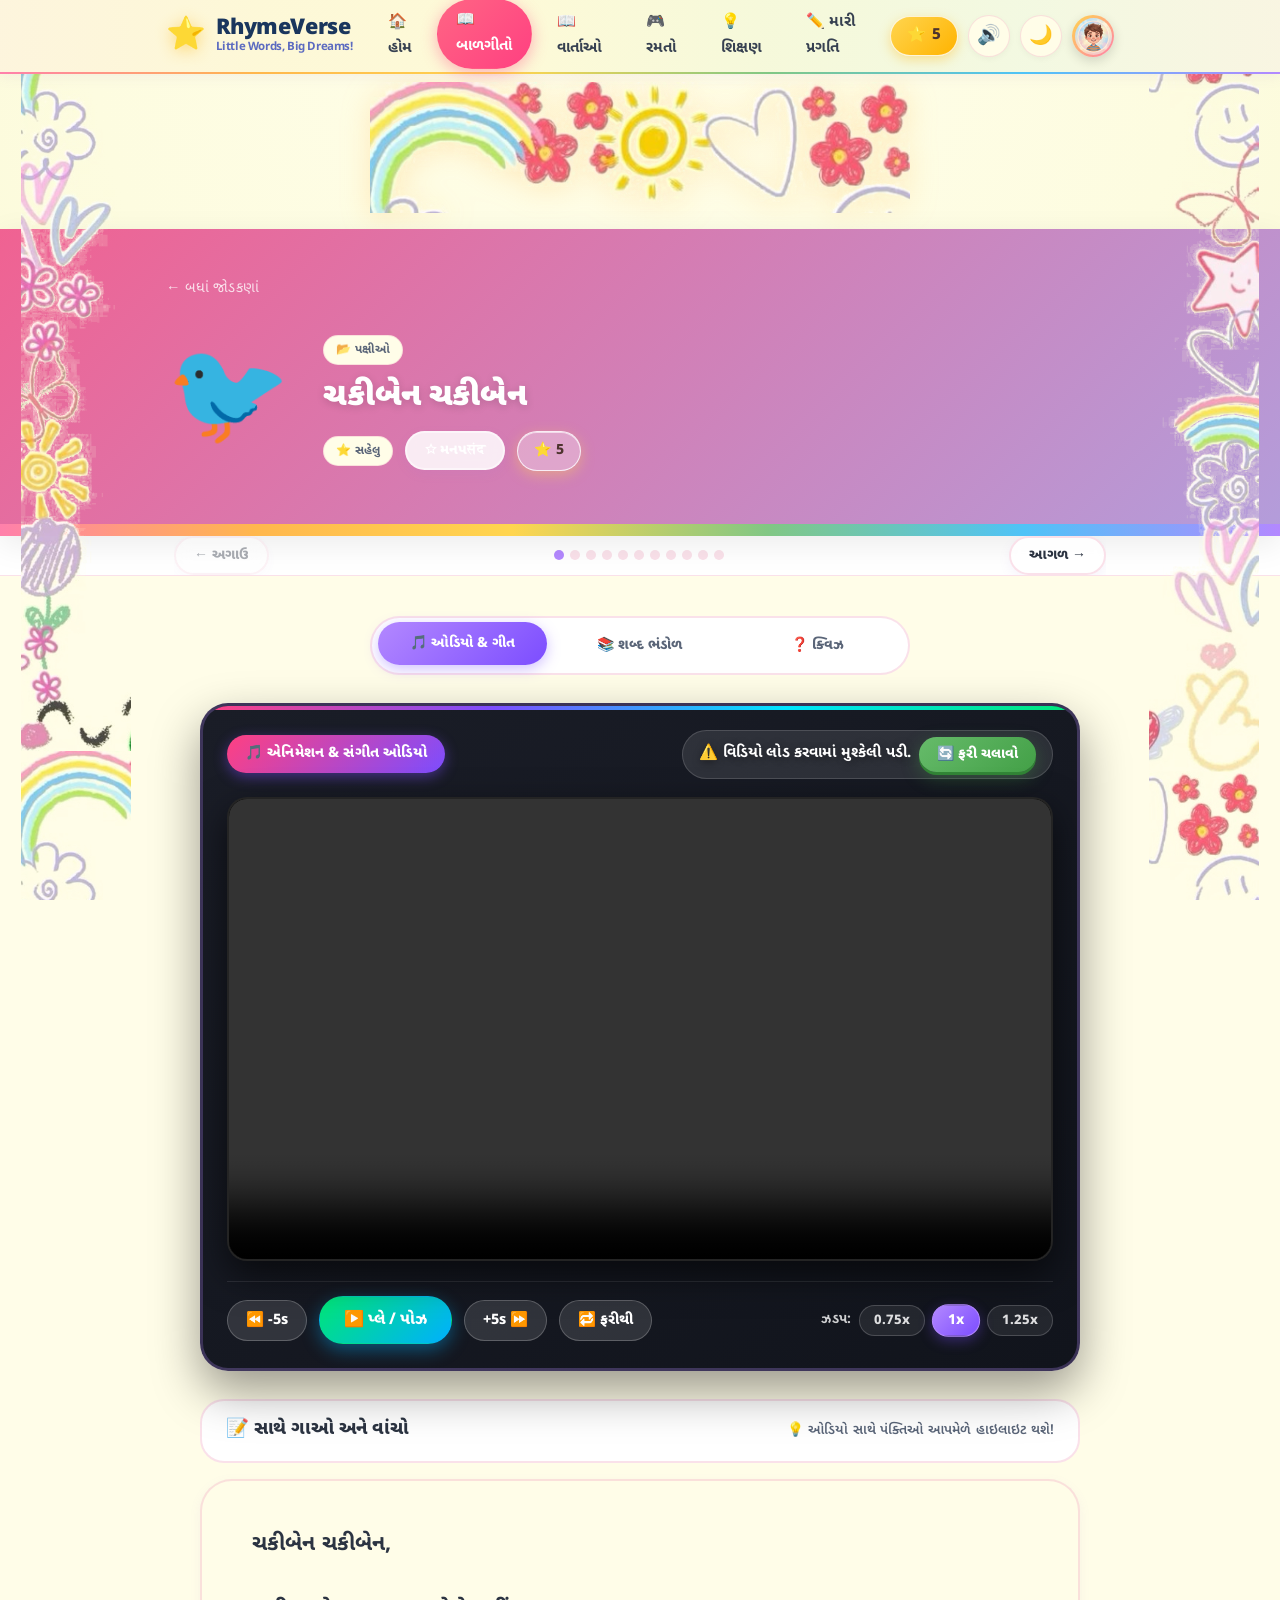
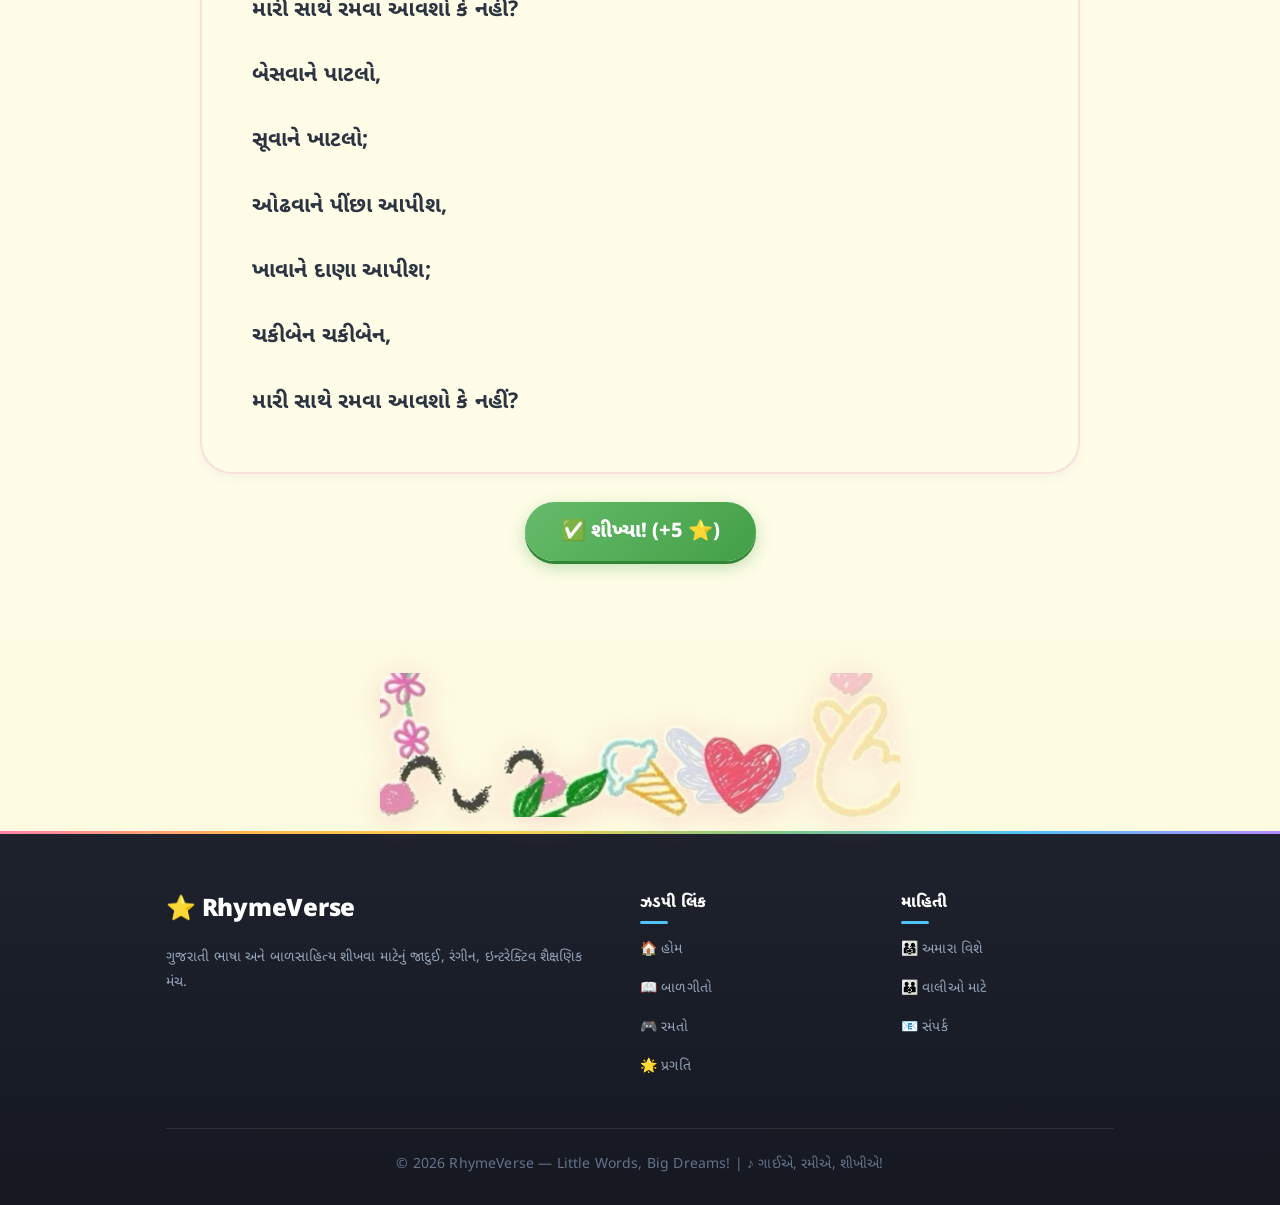
<file: frontend/rhyme-detail.html>
<!DOCTYPE html>
<html lang="gu">
<head>
  <meta charset="UTF-8">
  <meta name="viewport" content="width=device-width, initial-scale=1.0">
  <title>જોડકણી - Rhymeverse</title>
  <link rel="preconnect" href="https://fonts.googleapis.com">
  <link rel="preconnect" href="https://fonts.gstatic.com" crossorigin>
  <link href="https://fonts.googleapis.com/css2?family=Noto+Sans+Gujarati:wght@400;500;600;700;800&family=Noto+Serif+Gujarati:wght@400;700&display=swap" rel="stylesheet">
  <link rel="stylesheet" href="css/main.css?v=4">
  <link rel="stylesheet" href="css/animations.css?v=4">
  <link rel="stylesheet" href="css/components.css?v=4">
  <link rel="stylesheet" href="css/responsive.css?v=4">
  <style>
    .rhyme-detail-hero {
      padding: 48px 0;
      position: relative;
      overflow: hidden;
    }
    .quiz-question {
      background: var(--bg-card);
      border-radius: var(--radius-lg);
      padding: 28px;
      margin-bottom: 24px;
      border: 2px solid var(--border-color);
      box-shadow: var(--shadow-sm);
    }
    .quiz-question h4 {
      color: var(--text-primary);
      margin-bottom: 18px;
      font-size: var(--font-size-xl);
      font-weight: 800;
    }
    .quiz-result {
      text-align: center;
      padding: 36px 24px;
      background: var(--bg-card);
      border-radius: var(--radius-xl);
      border: 2.5px solid #FFD54F;
      box-shadow: var(--shadow-md);
    }
    .tab-buttons {
      display: flex;
      gap: 8px;
      background: var(--bg-card);
      padding: 6px;
      border-radius: var(--radius-full);
      margin-bottom: 28px;
      flex-wrap: wrap;
      border: 2px solid var(--border-color);
      box-shadow: var(--shadow-xs);
    }
    .tab-btn {
      flex: 1;
      padding: 12px 20px;
      border-radius: var(--radius-full);
      font-family: var(--font-guj);
      font-size: var(--font-size-sm);
      font-weight: 800;
      background: transparent;
      color: var(--text-secondary);
      border: none;
      cursor: pointer;
      transition: all var(--transition);
      min-width: 100px;
      white-space: nowrap;
      text-align: center;
    }
    .tab-btn:hover:not(.active) {
      color: var(--text-primary);
      background: var(--lavender-light);
    }
    .tab-btn.active {
      background: linear-gradient(135deg, #B388FF 0%, #7C4DFF 100%);
      color: #FFFFFF;
      box-shadow: 0 4px 14px rgba(124, 77, 255, 0.35);
      transform: translateY(-2px);
    }
    .tab-content { display: none; }
    .tab-content.active { display: block; animation: slideIn 0.3s ease; }

    /* ===== VIDEO THEATER PLAYER ALIGNMENT & DESIGN ===== */
    .video-theater-card {
      background: linear-gradient(145deg, #1A1D27 0%, #11141C 100%);
      border-radius: 28px;
      padding: 24px;
      color: #FFFFFF;
      box-shadow: 0 20px 48px rgba(0, 0, 0, 0.4), 0 0 0 1px rgba(255, 255, 255, 0.1);
      border: 3px solid rgba(179, 136, 255, 0.25);
      margin: 0 auto 32px auto;
      max-width: 100%;
      width: 100%;
      box-sizing: border-box;
      position: relative;
      overflow: hidden;
    }

    .video-theater-card::before {
      content: '';
      position: absolute;
      top: 0; left: 0; right: 0;
      height: 4px;
      background: linear-gradient(90deg, #FF4081, #7C4DFF, #00E5FF, #00E676);
    }

    .video-theater-header {
      display: flex;
      align-items: center;
      justify-content: space-between;
      margin-bottom: 18px;
      flex-wrap: wrap;
      gap: 12px;
      width: 100%;
    }

    .video-status-chip {
      background: linear-gradient(135deg, #FF4081, #7C4DFF);
      color: #FFFFFF !important;
      font-family: var(--font-guj);
      font-size: 0.9rem;
      font-weight: 800;
      padding: 7px 18px;
      border-radius: 50px;
      box-shadow: 0 4px 14px rgba(124, 77, 255, 0.45);
      display: inline-flex;
      align-items: center;
      gap: 6px;
      letter-spacing: 0.01em;
    }

    #video-now-playing {
      color: #FFFFFF !important;
      font-weight: 800;
      font-size: 1.05rem;
      text-shadow: 0 2px 8px rgba(0, 0, 0, 0.4);
      background: rgba(255, 255, 255, 0.1);
      padding: 6px 16px;
      border-radius: 50px;
      border: 1px solid rgba(255, 255, 255, 0.15);
      display: inline-flex;
      align-items: center;
      gap: 8px;
    }

    .theater-video-wrapper {
      position: relative;
      width: 100%;
      max-width: 100%;
      border-radius: 20px;
      overflow: hidden;
      background: #000000;
      aspect-ratio: 16 / 9;
      max-height: 520px;
      box-shadow: 0 14px 36px rgba(0, 0, 0, 0.6);
      border: 2px solid rgba(255, 255, 255, 0.14);
      margin: 0 auto;
      display: flex;
      align-items: center;
      justify-content: center;
    }

    .theater-video-wrapper video,
    #detail-rhyme-video {
      width: 100% !important;
      max-width: 100% !important;
      height: 100% !important;
      max-height: 520px !important;
      object-fit: contain !important;
      display: block !important;
      background: #000000 !important;
      margin: 0 auto !important;
    }

    .video-control-strip {
      display: flex;
      align-items: center;
      justify-content: space-between;
      margin-top: 20px;
      gap: 16px;
      flex-wrap: wrap;
      width: 100%;
      padding-top: 14px;
      border-top: 1px solid rgba(255, 255, 255, 0.1);
    }

    .video-ctrl-group {
      display: flex;
      align-items: center;
      gap: 12px;
      flex-wrap: wrap;
    }

    .v-btn {
      padding: 10px 18px;
      border-radius: 50px;
      background: rgba(255, 255, 255, 0.12);
      color: #FFFFFF;
      font-family: var(--font-guj);
      font-size: 0.9rem;
      font-weight: 800;
      border: 1.5px solid rgba(255, 255, 255, 0.22);
      cursor: pointer;
      transition: all 0.25s ease;
      display: inline-flex;
      align-items: center;
      gap: 6px;
      user-select: none;
    }

    .v-btn:hover {
      background: rgba(255, 255, 255, 0.25);
      transform: translateY(-2px);
      border-color: rgba(255, 255, 255, 0.5);
    }

    .v-btn.v-btn-primary {
      background: linear-gradient(135deg, #00E676 0%, #00B0FF 100%);
      color: #FFFFFF;
      border-color: transparent;
      box-shadow: 0 6px 18px rgba(0, 176, 255, 0.4);
      font-size: 1rem;
      padding: 12px 24px;
    }

    .v-btn.v-btn-primary:hover {
      transform: translateY(-2px) scale(1.04);
      box-shadow: 0 8px 24px rgba(0, 230, 118, 0.5);
    }

    .video-speed-group {
      display: flex;
      align-items: center;
      gap: 8px;
    }

    .v-speed-btn {
      padding: 6px 14px;
      border-radius: 50px;
      background: rgba(255, 255, 255, 0.08);
      color: rgba(255, 255, 255, 0.85);
      font-family: var(--font-guj);
      font-size: 0.82rem;
      font-weight: 800;
      border: 1.5px solid rgba(255, 255, 255, 0.18);
      cursor: pointer;
      transition: all 0.2s ease;
    }

    .v-speed-btn.active,
    .v-speed-btn:hover {
      background: linear-gradient(135deg, #B388FF, #7C4DFF);
      color: #FFFFFF;
      border-color: #B388FF;
      box-shadow: 0 4px 12px rgba(124, 77, 255, 0.35);
      transform: scale(1.05);
    }

    @media (max-width: 768px) {
      .video-theater-card {
        padding: 16px 12px;
        border-radius: 20px;
      }
      .video-control-strip {
        flex-direction: column;
        align-items: stretch;
        gap: 14px;
      }
      .video-ctrl-group,
      .video-speed-group {
        justify-content: center;
      }
    }
  </style>
</head>
<body>

<!-- WHIMSICAL STORYBOOK DOODLE FRAME AROUND DASHBOARD LAYOUT -->
<div class="doodle-layout-frame-left" aria-hidden="true" title="RhymeVerse Doodle Frame"></div>
<div class="doodle-layout-frame-right" aria-hidden="true" title="RhymeVerse Doodle Frame"></div>

<!-- NAVIGATION -->
<nav class="navbar">
  <div class="container">
    <a href="index.html" class="logo">
      <span class="logo-star-icon">⭐</span>
      <div class="logo-text-group">
        <span class="logo-title">RhymeVerse</span>
        <span class="logo-tagline">Little Words, Big Dreams!</span>
      </div>
    </a>
    <ul class="nav-links">
      <li><a href="index.html">🏠 હોમ</a></li>
      <li><a href="rhymes.html" class="active">📖 બાળગીતો</a></li>
      <li><a href="rhymes.html#stories">📖 વાર્તાઓ</a></li>
      <li><a href="games.html">🎮 રમતો</a></li>
      <li><a href="rhymes.html#learn">💡 શિક્ષણ</a></li>
      <li><a href="progress.html">✏️ મારી પ્રગતિ</a></li>
    </ul>
    <div class="nav-actions">
      <div class="star-count" title="તમારા મળેલા તારા">⭐ <span class="star-display-count">5</span></div>
      <button class="nav-btn" id="btn-sound" title="ધ્વનિ">🔊</button>
      <button class="nav-btn" id="btn-dark-mode" title="ડાર્ક મોડ">🌙</button>
      <div class="nav-avatar-wrap" title="બાળક પ્રોફાઇલ">
        <img src="assets/images/avatar_kid.jpg" alt="બાળક પ્રોફાઇલ" class="nav-avatar">
      </div>
      <button class="hamburger" id="hamburger" aria-label="Menu">
        <span></span><span></span><span></span>
      </button>
    </div>
  </div>
</nav>

<div class="mobile-menu" id="mobile-menu">
  <div class="mobile-menu-panel">
    <button class="mobile-menu-close" id="mobile-menu-close">✕</button>
    <a href="index.html">🏠 હોમ</a>
    <a href="rhymes.html">📖 બાળગીતો</a>
    <a href="rhymes.html#stories">📖 વાર્તાઓ</a>
    <a href="games.html">🎮 રમતો</a>
    <a href="rhymes.html#learn">💡 શિક્ષણ</a>
    <a href="progress.html">✏️ મારી પ્રગતિ</a>
  </div>
</div>

<!-- TOP DOODLE FRAME BANNER (RAINBOW, SMILING SUN, BLOSSOMS) -->
<div class="doodle-frame-banner-top" aria-hidden="true" onclick="if(window.App) App.celebrate();" title="જાદુઈ સુરજ અને મેઘધનુષ">
  <img src="assets/images/doodle_strip_top.png" alt="Doodle Rainbow and Sun Frame Banner">
</div>

<!-- RHYME HERO SECTION -->
<div id="rhyme-hero" class="rhyme-detail-hero" style="background: linear-gradient(135deg, #87CEEB, #B39DDB);">
  <div class="container">
    <div style="display:flex;align-items:center;gap:8px;margin-bottom:16px;">
      <a href="rhymes.html" style="color:rgba(255,255,255,0.8);font-size:0.9rem;">← બધાં જોડકણાં</a>
    </div>
    <div style="display:grid;grid-template-columns:auto 1fr;gap:32px;align-items:center;">
      <div id="rhyme-emoji-big" style="font-size:100px;animation:float 3s ease-in-out infinite;">🐦</div>
      <div>
        <div id="rhyme-category-badge" class="badge-chip" style="margin-bottom:12px;">📂 પક્ષીઓ</div>
        <h1 id="rhyme-title" style="color:#fff;font-size:2rem;text-shadow:0 2px 8px rgba(0,0,0,0.15);">
          ચકીબેન ચકીબેન
        </h1>
        <div style="display:flex;align-items:center;gap:12px;margin-top:12px;flex-wrap:wrap;">
          <span id="rhyme-difficulty-badge" class="badge-chip">⭐ Easy</span>
          <button id="btn-favorite-detail" class="btn btn-outline btn-sm" style="border-color:rgba(255,255,255,0.5);color:#fff;"
                  onclick="DetailPage.toggleFav()">☆ મનપસંદ</button>
          <div id="rhyme-stars-earned" class="star-count" style="background:rgba(255,255,255,0.3);">⭐ 0</div>
        </div>
      </div>
    </div>
  </div>
</div>

<!-- BREADCRUMB NAV -->
<div style="background:var(--bg-card);border-bottom:1px solid var(--border-color);">
  <div class="container" style="padding:0 24px;">
    <div style="display:flex;align-items:center;gap:16px;overflow-x:auto;">
      <button id="btn-prev-rhyme" class="btn btn-outline btn-sm" style="flex-shrink:0;">← અગાઉ</button>
      <div id="rhyme-nav-dots" style="display:flex;gap:6px;flex:1;justify-content:center;overflow-x:auto;padding:12px 0;">
        <!-- dots -->
      </div>
      <button id="btn-next-rhyme" class="btn btn-outline btn-sm" style="flex-shrink:0;">આગળ →</button>
    </div>
  </div>
</div>

<!-- MAIN CONTENT -->
<div style="background:var(--bg-secondary);padding:40px 0 80px;">
  <div class="container" style="display:flex;flex-direction:column;align-items:center;">
    <div style="max-width:880px;width:100%;margin:0 auto;box-sizing:border-box;">

      <!-- TAB NAVIGATION -->
      <div class="tab-buttons" style="max-width:540px;margin:0 auto 28px auto;">
        <button class="tab-btn active" onclick="DetailPage.showTab('lyrics', this)">🎵 ઓડિયો & ગીત</button>
        <button class="tab-btn" onclick="DetailPage.showTab('vocab', this)">📚 શબ્દ ભંડોળ</button>
        <button class="tab-btn" onclick="DetailPage.showTab('quiz', this)">❓ ક્વિઝ</button>
      </div>

      <!-- TAB: LYRICS & VIDEO -->
      <div id="tab-lyrics" class="tab-content active">
        <!-- Video Theater Player -->
        <div class="video-theater-card" style="margin-bottom:28px;">
          <div class="video-theater-header">
            <div class="video-status-chip">🎵 એનિમેશન & સંગીત ઓડિયો</div>
            <div id="video-now-playing" style="font-weight:700;font-size:0.95rem;color:rgba(255,255,255,0.95);"></div>
          </div>
          <div class="theater-video-wrapper">
            <video id="detail-rhyme-video" controls playsinline preload="auto">
              તમારું બ્રાઉઝર વિડિયો સપોર્ટ કરતું નથી.
            </video>
          </div>
          <div class="video-control-strip">
            <div class="video-ctrl-group">
              <button class="v-btn" onclick="DetailPage.jumpVideo(-5)" title="૫ સેકન્ડ પાછળ">⏪ -5s</button>
              <button class="v-btn v-btn-primary" id="btn-theater-play" onclick="DetailPage.toggleVideoPlay()">▶️ પ્લે / પોઝ</button>
              <button class="v-btn" onclick="DetailPage.jumpVideo(5)" title="૫ સેકન્ડ આગળ">+5s ⏩</button>
              <button class="v-btn" id="btn-theater-repeat" onclick="DetailPage.restartVideo()" title="ફરીથી ચલાવો">🔁 ફરીથી</button>
            </div>
            <div class="video-speed-group">
              <span style="font-size:0.85rem;color:rgba(255,255,255,0.8);font-weight:700;">ઝડપ:</span>
              <button class="v-speed-btn" onclick="DetailPage.setVideoSpeed(0.75, this)">0.75x</button>
              <button class="v-speed-btn active" onclick="DetailPage.setVideoSpeed(1.0, this)">1x</button>
              <button class="v-speed-btn" onclick="DetailPage.setVideoSpeed(1.25, this)">1.25x</button>
            </div>
          </div>
        </div>

        <!-- Lyrics (Sing Along) -->
        <div style="background:var(--bg-card);border-radius:var(--radius-lg);padding:18px 24px;border:2px solid var(--border-color);margin-bottom:16px;box-shadow:var(--shadow-xs);display:flex;align-items:center;justify-content:space-between;flex-wrap:wrap;gap:8px;">
          <h3 style="margin:0;color:var(--text-primary);font-size:1.15rem;display:flex;align-items:center;gap:8px;">
            📝 સાથે ગાઓ અને વાંચો
          </h3>
          <span style="font-size:0.85rem;color:var(--text-secondary);font-weight:600;">💡 ઓડિયો સાથે પંક્તિઓ આપમેળે હાઇલાઇટ થશે!</span>
        </div>
        <div class="lyrics-container" style="margin-top:0;">
          <div id="lyrics-display"></div>
        </div>

        <!-- Mark as Learned -->
        <div style="text-align:center;margin-top:24px;">
          <button id="btn-mark-learned" class="btn btn-mint btn-lg" onclick="DetailPage.markLearned()">
            ✅ શીખ્યા! (+5 ⭐)
          </button>
        </div>
      </div>

      <!-- TAB: VOCABULARY -->
      <div id="tab-vocab" class="tab-content">
        <div style="background:var(--bg-card);border-radius:var(--radius-lg);padding:24px;box-shadow:var(--shadow-sm);margin-bottom:20px;">
          <h3 style="color:var(--text-primary);margin-bottom:8px;">📚 શબ્દ ભંડોળ</h3>
          <p style="color:var(--text-secondary);">નીચેના શબ્દો ઉપર ક્લિક કરો - ઉચ્ચારણ સાંભળો</p>
        </div>
        <div class="vocab-grid" id="vocab-grid"></div>
        <div style="text-align:center;margin-top:24px;">
          <button class="btn btn-sky" onclick="DetailPage.markVocabLearned()">
            📚 શબ્દ ભંડોળ પૂર્ણ (+3 ⭐)
          </button>
        </div>
      </div>

      <!-- TAB: QUIZ -->
      <div id="tab-quiz" class="tab-content">
        <div id="quiz-container"></div>
      </div>

    </div>
  </div>
</div>

<!-- BOTTOM DOODLE FRAME BANNER (SMILEY, ICE CREAM, WINGED HEART) -->
<div class="doodle-frame-banner-bottom" aria-hidden="true" onclick="if(window.App) App.celebrate();" title="મીઠી આઈસ્ક્રીમ અને સ્માઈલી">
  <img src="assets/images/doodle_strip_bottom.png" alt="Doodle Smiley and Ice Cream Frame Banner">
</div>

<!-- FOOTER -->
<footer class="footer">
  <div class="container">
    <div class="footer-grid">
      <div>
        <div class="footer-logo">⭐ RhymeVerse</div>
        <p class="footer-desc">ગુજરાતી ભાષા અને બાળસાહિત્ય શીખવા માટેનું જાદુઈ, રંગીન, ઇન્ટરેક્ટિવ શૈક્ષણિક મંચ.</p>
      </div>
      <div>
        <div class="footer-heading">ઝડપી લિંક</div>
        <ul class="footer-links">
          <li><a href="index.html">🏠 હોમ</a></li>
          <li><a href="rhymes.html">📖 બાળગીતો</a></li>
          <li><a href="games.html">🎮 રમતો</a></li>
          <li><a href="progress.html">🌟 પ્રગતિ</a></li>
        </ul>
      </div>
      <div>
        <div class="footer-heading">માહિતી</div>
        <ul class="footer-links">
          <li><a href="#">👨‍👩‍👧 અમારા વિશે</a></li>
          <li><a href="#">👪 વાલીઓ માટે</a></li>
          <li><a href="#">📧 સંપર્ક</a></li>
        </ul>
      </div>
    </div>
    <div class="footer-bottom">
      &copy; 2026 RhymeVerse &mdash; Little Words, Big Dreams! | ♪ ગાઈએ, રમીએ, શીખીએ!
    </div>
  </div>
</footer>

<script src="js/data.js?v=8"></script>
<script src="js/app.js?v=8"></script>
<script src="js/components.js?v=8"></script>
<script>
  const DetailPage = {
    rhyme: null,
    rhymeId: 1,
    speed: 1.0,
    isPlaying: false,
    quizAnswered: [],
    quizScore: 0,

    init() {
      const params = new URLSearchParams(window.location.search);
      this.rhymeId = parseInt(params.get('id')) || 1;
      let matched = RHYMES_DATA.find(r => r.id === this.rhymeId);
      if (!matched || !matched.video) {
        matched = RHYMES_DATA[0];
        this.rhymeId = matched.id;
      }
      this.rhyme = matched;

      this.renderHero();
      this.renderVideo();
      this.renderNav();
      this.renderLyrics();
      this.renderVocab();
      this.renderQuiz();
    },

    retryVideo() {
      const video = document.getElementById('detail-rhyme-video');
      if (video && this.rhyme) {
        const videoSrc = encodeURI(this.rhyme.video) + '?t=' + Date.now();
        video.src = videoSrc;
        video.load();
        video.play().catch(e => console.log('Retry play error:', e));
      }
    },

    renderVideo() {
      const video = document.getElementById('detail-rhyme-video');
      const nowPlaying = document.getElementById('video-now-playing');
      const playBtn = document.getElementById('btn-theater-play');

      if (!video) return;

      const videoSrc = (this.rhyme && this.rhyme.video) ? this.rhyme.video : 'RHYMES/chaki ben chaki ben.mp4';

      if (nowPlaying) {
        nowPlaying.textContent = `${this.rhyme.emoji} ${this.rhyme.title}`;
      }

      video.pause();
      video.src = encodeURI(videoSrc);
      video.load();

      // Check sound setting
      if (window.App && App.state && App.state.settings && App.state.settings.sound === false) {
        video.muted = true;
      } else {
        video.muted = false;
      }

      video.onerror = () => {
        console.warn('Video failed to load:', videoSrc);
        if (nowPlaying) {
          nowPlaying.innerHTML = `⚠️ વિડિયો લોડ કરવામાં મુશ્કેલી પડી. <button class="btn btn-sm btn-mint" onclick="DetailPage.retryVideo()">🔄 ફરી ચલાવો</button>`;
        }
      };

      video.onplay = () => {
        if (playBtn) playBtn.innerHTML = '⏸️ પોઝ';
        this.isPlaying = true;
      };

      video.onpause = () => {
        if (playBtn) playBtn.innerHTML = '▶️ પ્લે / પોઝ';
        this.isPlaying = false;
      };

      video.onended = () => {
        if (playBtn) playBtn.innerHTML = '▶️ પ્લે / પોઝ';
        this.isPlaying = false;
        this.clearLineHighlight();
        if (window.App) {
          App.celebrate();
          App.addStars(5, 'સંપૂર્ણ જોડકણું જોયું!');
          App.markRhymeCompleted(this.rhymeId);
          App.showToast('🎉 ખૂબ સરસ! +5 ⭐ મળ્યા!', 'success');
        }
      };

      video.ontimeupdate = () => {
        if (video.duration && this.rhyme.fullLyrics && this.rhyme.fullLyrics.length > 0) {
          const ratio = video.currentTime / video.duration;
          const lineIdx = Math.min(this.rhyme.fullLyrics.length - 1, Math.floor(ratio * this.rhyme.fullLyrics.length));
          this.highlightLine(lineIdx);
        }
      };
    },

    renderHero() {
      const r = this.rhyme;
      document.getElementById('rhyme-emoji-big').textContent = r.emoji;
      document.getElementById('rhyme-title').textContent = r.title;
      document.getElementById('rhyme-category-badge').textContent = '📂 ' + r.categoryLabel;
      document.getElementById('rhyme-difficulty-badge').textContent =
        r.difficulty === 'easy' ? '⭐ સહેલુ' : r.difficulty === 'medium' ? '⭐⭐ મધ્ય' : '⭐⭐⭐ અઘ';
      document.getElementById('rhyme-hero').style.background =
        `linear-gradient(135deg, ${r.color}, #B39DDB)`;

      // Stars
      const state = App.getState();
      const starsEl = document.getElementById('rhyme-stars-earned');
      starsEl.textContent = `⭐ ${state.stars}`;

      // Favorite button
      const favBtn = document.getElementById('btn-favorite-detail');
      const isFav = App.isFavorite(r.id);
      favBtn.textContent = isFav ? '⭐ મનપસંદ' : '☆ મનપसंद';

      // Page title
      document.title = `${r.title} - Rhymeverse`;
    },

    renderNav() {
      const dotsEl = document.getElementById('rhyme-nav-dots');
      dotsEl.innerHTML = RHYMES_DATA.map(r => `
        <a href="rhyme-detail.html?id=${r.id}"
           style="width:10px;height:10px;border-radius:50%;
                  background:${r.id === this.rhymeId ? 'var(--lavender)' : 'var(--border-color)'};
                  display:inline-block;flex-shrink:0;transition:all 0.3s;"
           title="${r.title}"></a>
      `).join('');

      const prevBtn = document.getElementById('btn-prev-rhyme');
      const nextBtn = document.getElementById('btn-next-rhyme');
      const idx = RHYMES_DATA.findIndex(r => r.id === this.rhymeId);

      if (idx > 0) {
        prevBtn.onclick = () => window.location.href = `rhyme-detail.html?id=${RHYMES_DATA[idx-1].id}`;
        prevBtn.disabled = false;
      } else {
        prevBtn.disabled = true;
        prevBtn.style.opacity = '0.4';
      }

      if (idx < RHYMES_DATA.length - 1) {
        nextBtn.onclick = () => window.location.href = `rhyme-detail.html?id=${RHYMES_DATA[idx+1].id}`;
        nextBtn.disabled = false;
      } else {
        nextBtn.disabled = true;
        nextBtn.style.opacity = '0.4';
      }
    },

    renderLyrics() {
      const display = document.getElementById('lyrics-display');
      display.innerHTML = this.rhyme.fullLyrics.map((line, i) =>
        `<span class="lyric-line" data-line="${i}">${line}</span>`
      ).join('');
    },

    renderVocab() {
      const grid = document.getElementById('vocab-grid');
      grid.innerHTML = this.rhyme.words.map(w => `
        <div class="vocab-card" onclick="DetailPage.pronounceWord('${w.word}')" style="cursor:pointer;" title="ક્લિક = ઉચ્ચારણ">
          <span class="vocab-emoji">${w.emoji}</span>
          <div class="vocab-word">${w.word}</div>
          <div class="vocab-meaning-en">${w.meaning}</div>
          <div class="vocab-meaning-guj">${w.gujaratiMeaning}</div>
          <div style="font-size:0.75rem;color:var(--text-muted);margin-top:6px;">🔊 ક્લિક કરો</div>
        </div>
      `).join('');
    },

    renderQuiz() {
      const container = document.getElementById('quiz-container');
      this.quizAnswered = [];
      this.quizScore = 0;

      container.innerHTML = `
        <div style="background:var(--bg-card);border-radius:var(--radius-lg);padding:24px;box-shadow:var(--shadow-sm);margin-bottom:20px;">
          <h3 style="color:var(--text-primary);margin-bottom:4px;">❓ ક્વિઝ</h3>
          <p style="color:var(--text-secondary);">${this.rhyme.title} - 3 પ્રશ્ન</p>
        </div>
        ${this.rhyme.quiz.map((q, qi) => `
          <div class="quiz-question" id="qq-${qi}">
            <h4>${qi + 1}. ${q.question}</h4>
            <div class="options-grid">
              ${q.options.map((opt, oi) => `
                <button class="option-btn" onclick="DetailPage.answerQuiz(${qi}, ${oi}, ${q.answer}, this)">
                  ${opt}
                </button>
              `).join('')}
            </div>
            <div id="qq-feedback-${qi}" style="margin-top:10px;font-weight:600;font-size:0.9rem;display:none;"></div>
          </div>
        `).join('')}
        <div style="text-align:center;margin-top:20px;">
          <button id="btn-quiz-submit" class="btn btn-lavender btn-lg" onclick="DetailPage.submitQuiz()" disabled>
            ✅ ક્વિઝ સબ્મિટ
          </button>
        </div>
      `;
    },

    answerQuiz(qi, oi, correctIdx, btn) {
      // Already answered this question?
      if (this.quizAnswered[qi] !== undefined) return;

      const qEl = document.getElementById(`qq-${qi}`);
      const allBtns = qEl.querySelectorAll('.option-btn');
      allBtns.forEach(b => b.disabled = true);

      this.quizAnswered[qi] = oi;

      const feedback = document.getElementById(`qq-feedback-${qi}`);
      feedback.style.display = 'block';

      if (oi === correctIdx) {
        btn.classList.add('correct');
        this.quizScore++;
        feedback.innerHTML = '✅ સાચો જવાબ!';
        feedback.style.color = '#66BB6A';
      } else {
        btn.classList.add('wrong');
        allBtns[correctIdx].classList.add('correct');
        feedback.innerHTML = '❌ ખોટો જવાબ! સાચો: ' + this.rhyme.quiz[qi].options[correctIdx];
        feedback.style.color = '#EF5350';
      }

      // Enable submit when all answered
      const totalQs = this.rhyme.quiz.length;
      const answered = this.quizAnswered.filter(a => a !== undefined).length;
      if (answered === totalQs) {
        document.getElementById('btn-quiz-submit').disabled = false;
      }
    },

    submitQuiz() {
      const total = this.rhyme.quiz.length;
      const score = this.quizScore;
      const pct = Math.round((score / total) * 100);
      const stars = pct === 100 ? 3 : pct >= 67 ? 2 : 1;
      const starsEarned = stars * 5;

      App.addStars(starsEarned, 'ક્વિઝ!');

      const container = document.getElementById('quiz-container');
      const qEls = container.querySelectorAll('.quiz-question');
      qEls.forEach(el => el.style.opacity = '0.5');

      const resultDiv = document.createElement('div');
      resultDiv.className = 'quiz-result';
      resultDiv.innerHTML = `
        <div style="font-size:64px;margin-bottom:16px;">${pct === 100 ? '🏆' : pct >= 67 ? '🌟' : '📖'}</div>
        <h3 style="color:var(--text-primary);margin-bottom:8px;">
          ${pct === 100 ? 'ઉત્તમ! 🎉' : pct >= 67 ? 'ઘણું સારું!' : 'ફરી ક્રો!'}
        </h3>
        <p style="color:var(--text-secondary);margin-bottom:12px;">${score}/${total} સાચા</p>
        <div style="display:flex;justify-content:center;gap:8px;margin:16px 0;">
          ${[1,2,3].map(i => `<span style="font-size:32px;${i <= stars ? '' : 'opacity:0.2;'}">⭐</span>`).join('')}
        </div>
        <p style="color:var(--mint);font-weight:700;">+${starsEarned} ⭐ મળ્યા!</p>
        <div style="display:flex;gap:12px;justify-content:center;flex-wrap:wrap;margin-top:20px;">
          <button class="btn btn-mint" onclick="DetailPage.renderQuiz()">🔄 ફરી ક્રો</button>
          <a href="rhymes.html" class="btn btn-lavender">📖 જોડકણાં</a>
        </div>
      `;

      container.appendChild(resultDiv);
      document.getElementById('btn-quiz-submit').disabled = true;

      if (pct === 100) App.celebrate();
    },

    showTab(tabId, btn) {
      document.querySelectorAll('.tab-content').forEach(t => t.classList.remove('active'));
      document.querySelectorAll('.tab-btn').forEach(b => b.classList.remove('active'));
      document.getElementById('tab-' + tabId).classList.add('active');
      btn.classList.add('active');

      // Pause video when navigating away from video tab
      if (tabId !== 'lyrics') {
        const video = document.getElementById('detail-rhyme-video');
        if (video && !video.paused) video.pause();
      }

      if (tabId === 'quiz') this.renderQuiz();
    },

    toggleVideoPlay() {
      const video = document.getElementById('detail-rhyme-video');
      if (!video) return;
      if (video.paused) {
        video.play().catch(e => console.log('Playback error:', e));
      } else {
        video.pause();
      }
    },

    jumpVideo(seconds) {
      const video = document.getElementById('detail-rhyme-video');
      if (!video) return;
      video.currentTime = Math.max(0, Math.min(video.duration || 9999, video.currentTime + seconds));
    },

    restartVideo() {
      const video = document.getElementById('detail-rhyme-video');
      if (!video) return;
      video.currentTime = 0;
      video.play().catch(e => console.log('Playback error:', e));
    },

    setVideoSpeed(rate, btn) {
      const video = document.getElementById('detail-rhyme-video');
      if (video) video.playbackRate = rate;
      document.querySelectorAll('.v-speed-btn').forEach(b => b.classList.remove('active'));
      if (btn) btn.classList.add('active');
    },

    // Legacy wrappers for backwards compatibility
    togglePlay() {
      this.toggleVideoPlay();
    },

    repeatRhyme() {
      this.restartVideo();
    },

    setSpeed(rate, btn) {
      this.setVideoSpeed(rate, btn);
    },

    highlightLine(idx) {
      const lines = document.querySelectorAll('.lyric-line');
      lines.forEach(l => l.classList.remove('active'));
      if (lines[idx]) {
        lines[idx].classList.add('active');
        lines[idx].scrollIntoView({ behavior: 'smooth', block: 'nearest' });
      }
    },

    clearLineHighlight() {
      document.querySelectorAll('.lyric-line').forEach(l => l.classList.remove('active'));
    },

    pronounceWord(word) {
      const video = document.getElementById('detail-rhyme-video');
      if (video && !video.paused) video.pause();
      if (window.speechSynthesis) {
        window.speechSynthesis.cancel();
        const utt = new SpeechSynthesisUtterance(word);
        utt.lang = 'gu-IN';
        window.speechSynthesis.speak(utt);
      }
    },

    prevRhyme() {
      const idx = RHYMES_DATA.findIndex(r => r.id === this.rhymeId);
      if (idx > 0) window.location.href = `rhyme-detail.html?id=${RHYMES_DATA[idx-1].id}`;
    },

    toggleFav() {
      const isNow = App.toggleFavorite(this.rhymeId);
      const btn = document.getElementById('btn-favorite-detail');
      btn.textContent = isNow ? '⭐ મનપસંદ' : '☆ મનપસંદ';
    },

    markLearned() {
      App.markRhymeCompleted(this.rhymeId);
      const btn = document.getElementById('btn-mark-learned');
      btn.textContent = '✅ શીખ્યા! 🎉';
      btn.disabled = true;
      btn.style.opacity = '0.7';
      App.celebrate();
    },

    markVocabLearned() {
      App.markVocabularyCompleted(this.rhymeId);
    }
  };

  document.addEventListener('DOMContentLoaded', () => {
    DetailPage.init();
  });
</script>
</body>
</html>
</file>
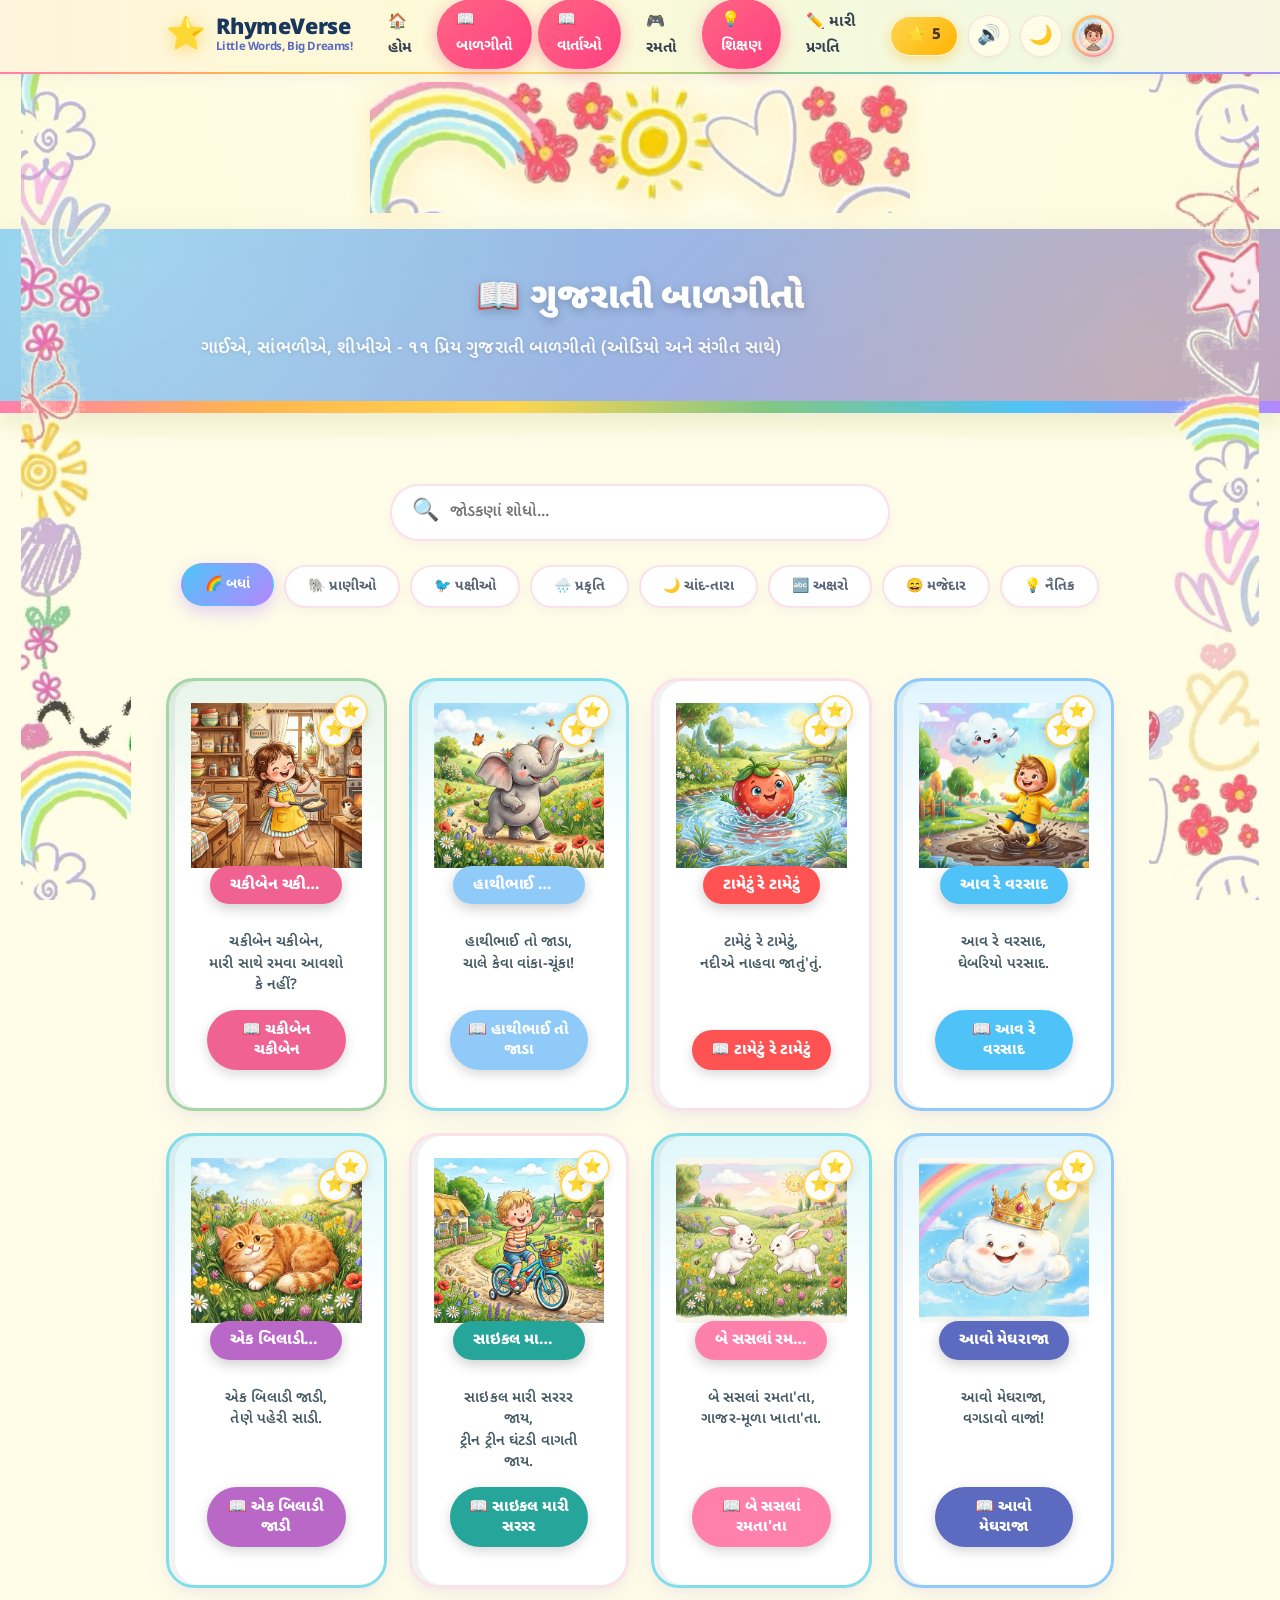
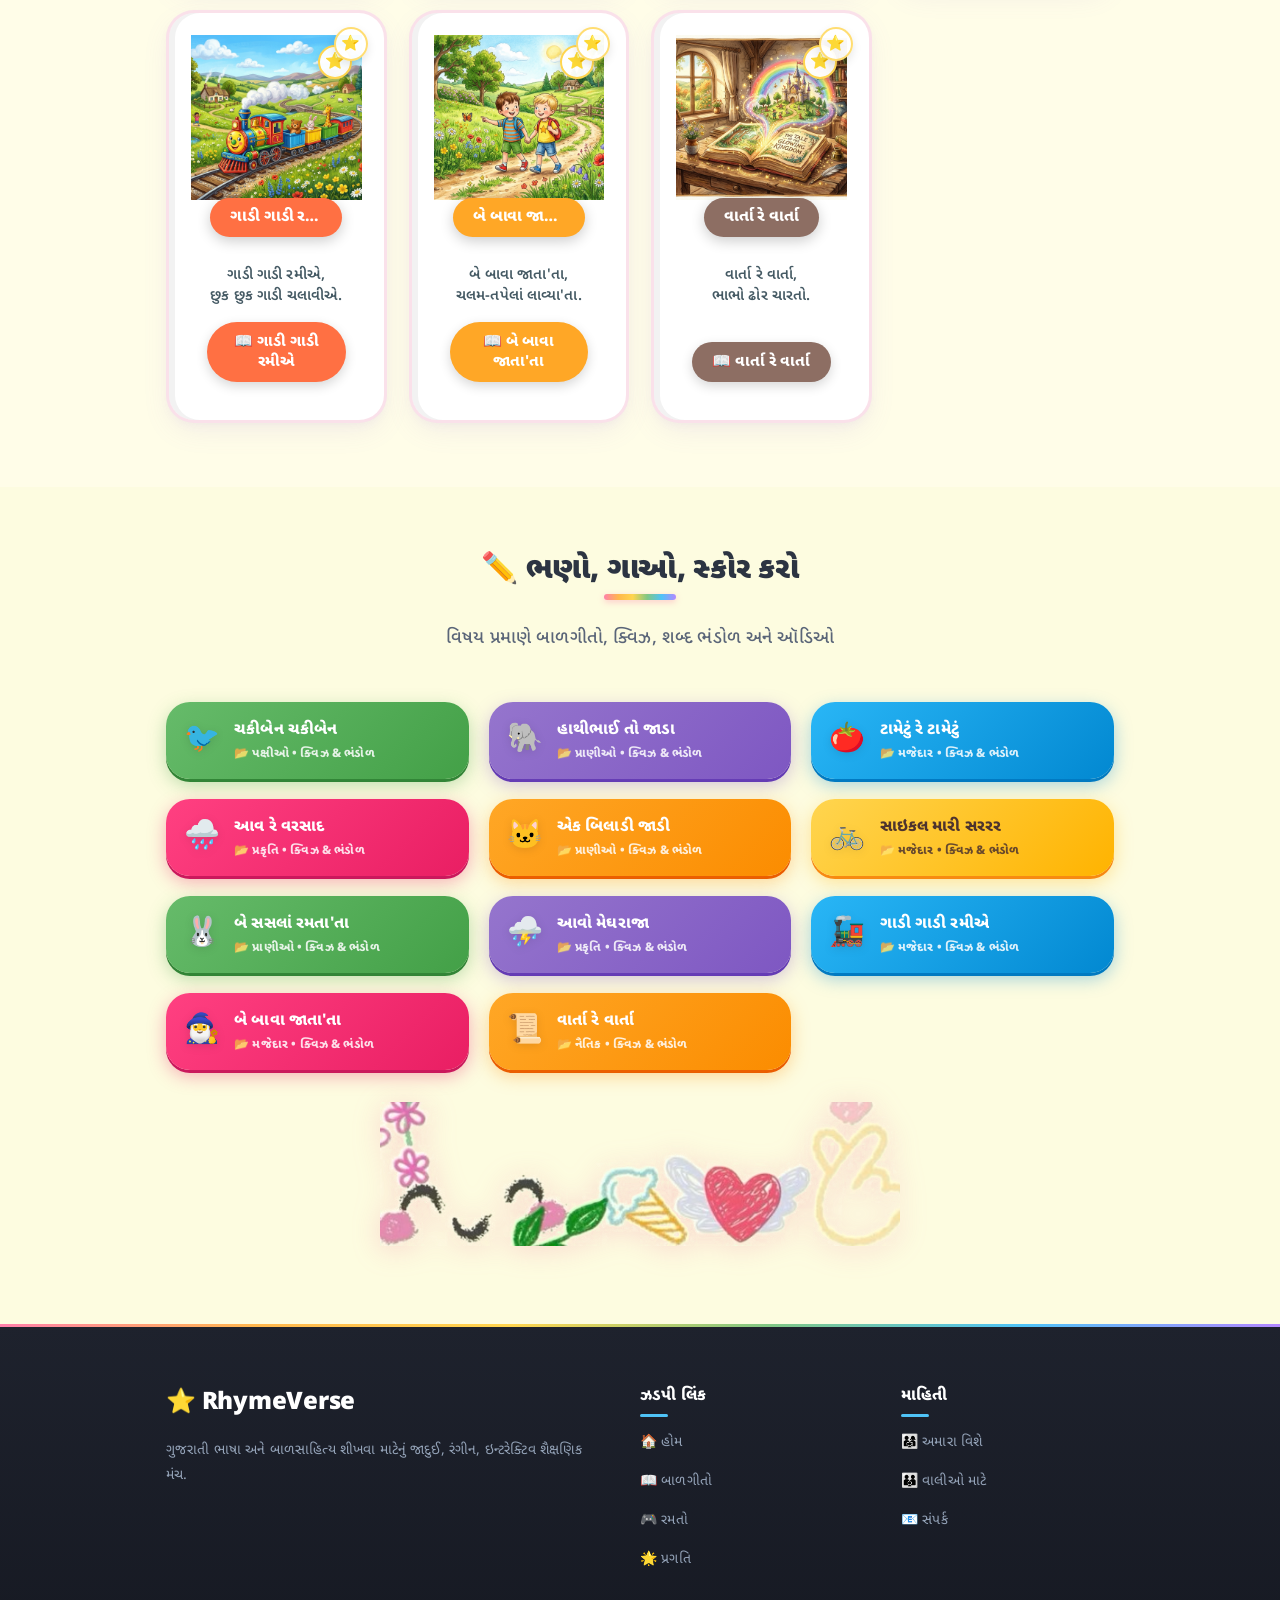
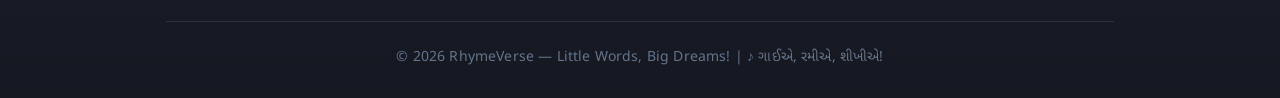
<file: frontend/rhymes.html>
<!DOCTYPE html>
<html lang="gu">
<head>
  <meta charset="UTF-8">
  <meta name="viewport" content="width=device-width, initial-scale=1.0">
  <title>બાળગીતો - RhymeVerse</title>
  <link rel="preconnect" href="https://fonts.googleapis.com">
  <link rel="preconnect" href="https://fonts.gstatic.com" crossorigin>
  <link href="https://fonts.googleapis.com/css2?family=Noto+Sans+Gujarati:wght@400;500;600;700;800;900&family=Noto+Serif+Gujarati:wght@400;700&display=swap" rel="stylesheet">
  <link rel="stylesheet" href="css/main.css?v=7">
  <link rel="stylesheet" href="css/animations.css?v=7">
  <link rel="stylesheet" href="css/components.css?v=7">
  <link rel="stylesheet" href="css/responsive.css?v=7">
</head>
<body>

<!-- WHIMSICAL STORYBOOK DOODLE FRAME AROUND DASHBOARD LAYOUT -->
<div class="doodle-layout-frame-left" aria-hidden="true" title="RhymeVerse Doodle Frame"></div>
<div class="doodle-layout-frame-right" aria-hidden="true" title="RhymeVerse Doodle Frame"></div>

<!-- NAVIGATION -->
<nav class="navbar">
  <div class="container">
    <a href="index.html" class="logo">
      <span class="logo-star-icon">⭐</span>
      <div class="logo-text-group">
        <span class="logo-title">RhymeVerse</span>
        <span class="logo-tagline">Little Words, Big Dreams!</span>
      </div>
    </a>
    <ul class="nav-links">
      <li><a href="index.html">🏠 હોમ</a></li>
      <li><a href="rhymes.html" class="active">📖 બાળગીતો</a></li>
      <li><a href="rhymes.html#stories">📖 વાર્તાઓ</a></li>
      <li><a href="games.html">🎮 રમતો</a></li>
      <li><a href="rhymes.html#learn">💡 શિક્ષણ</a></li>
      <li><a href="progress.html">✏️ મારી પ્રગતિ</a></li>
    </ul>
    <div class="nav-actions">
      <div class="star-count" title="તમારા મળેલા તારા">⭐ <span class="star-display-count">5</span></div>
      <button class="nav-btn" id="btn-sound" title="ધ્વનિ">🔊</button>
      <button class="nav-btn" id="btn-dark-mode" title="ડાર્ક મોડ">🌙</button>
      <div class="nav-avatar-wrap" title="બાળક પ્રોફાઇલ">
        <img src="assets/images/avatar_kid.jpg" alt="બાળક પ્રોફાઇલ" class="nav-avatar">
      </div>
      <button class="hamburger" id="hamburger" aria-label="Menu">
        <span></span><span></span><span></span>
      </button>
    </div>
  </div>
</nav>

<div class="mobile-menu" id="mobile-menu">
  <div class="mobile-menu-panel">
    <button class="mobile-menu-close" id="mobile-menu-close">✕</button>
    <a href="index.html">🏠 હોમ</a>
    <a href="rhymes.html">📖 બાળગીતો</a>
    <a href="rhymes.html#stories">📖 વાર્તાઓ</a>
    <a href="games.html">🎮 રમતો</a>
    <a href="rhymes.html#learn">💡 શિક્ષણ</a>
    <a href="progress.html">✏️ મારી પ્રગતિ</a>
  </div>
</div>

<!-- TOP DOODLE FRAME BANNER (RAINBOW, SMILING SUN, BLOSSOMS) -->
<div class="doodle-frame-banner-top" aria-hidden="true" onclick="if(window.App) App.celebrate();" title="જાદુઈ સુરજ અને મેઘધનુષ">
  <img src="assets/images/doodle_strip_top.png" alt="Doodle Rainbow and Sun Frame Banner">
</div>

<!-- PAGE HEADER -->
<div class="page-header" style="background: linear-gradient(135deg,#87CEEB,#B39DDB);">
  <div class="container">
    <h1>📖 ગુજરાતી બાળગીતો</h1>
    <p>ગાઈએ, સાંભળીએ, શીખીએ - ૧૧ પ્રિય ગુજરાતી બાળગીતો (ઓડિયો અને સંગીત સાથે)</p>
  </div>
</div>

<!-- Wave transition -->
<div style="background:var(--bg-primary);line-height:0;margin-top:-2px;">
  <svg viewBox="0 0 1440 60" fill="none" preserveAspectRatio="none" style="width:100%;height:45px;display:block;">
    <path d="M0,25 C360,60 720,5 1080,35 C1260,50 1380,20 1440,25 L1440,60 L0,60 Z" fill="var(--bg-secondary)"></path>
  </svg>
</div>

<!-- SEARCH & FILTERS -->
<section style="background: var(--bg-secondary); padding: 28px 0;">
  <div class="container">
    <div class="search-container" style="max-width:500px;margin-bottom:24px;">
      <span class="search-icon">🔍</span>
      <input type="search" id="rhyme-search" class="search-input"
             placeholder="જોડકણાં શોધો..." autocomplete="off">
    </div>

    <!-- Category Filter Tabs -->
    <div class="filter-tabs" id="category-tabs">
      <button class="filter-tab active" data-cat="all">🌈 બધાં</button>
      <!-- filled by JS -->
    </div>
  </div>
</section>

<!-- RHYMES GRID -->
<section style="background: var(--bg-secondary); padding: 8px 0 64px;">
  <div class="container">
    <!-- Favorites section (if any) -->
    <div id="favorites-section" style="display:none;margin-bottom:40px;">
      <h3 style="color:var(--text-primary);margin-bottom:16px;">⭐ મારાં મનપસંદ</h3>
      <div class="cards-grid" id="favorites-grid"></div>
    </div>

    <!-- All rhymes -->
    <div class="cards-grid stagger" id="all-rhymes-grid">
      <!-- Filled by JS -->
    </div>

    <div id="no-results" class="hidden" style="text-align:center;padding:60px 0;">
      <div style="font-size:64px;margin-bottom:16px;">🔍</div>
      <h3 style="color:var(--text-secondary);">કોઈ જોડકણું મળ્યું નહીં</h3>
      <p style="color:var(--text-muted);">બીજા શબ્દ શોધો</p>
    </div>
  </div>
</section>

<!-- LEARN SECTION (anchor) -->
<section id="learn" style="background: var(--bg-primary); padding: 64px 0;">
  <div class="container">
    <div class="section-header">
      <h2 class="section-title">✏️ ભણો, ગાઓ, સ્કોર કરો</h2>
      <p class="section-subtitle">વિષય પ્રમાણે બાળગીતો, ક્વિઝ, શબ્દ ભંડોળ અને ઑડિઓ</p>
    </div>
    <div id="learn-topics-grid" style="display:grid;grid-template-columns:repeat(auto-fit, minmax(260px, 1fr));gap:20px;max-width:1100px;margin:0 auto;">
      <!-- Populated dynamically with all rhyme topics -->
    </div>
  </div>
  <!-- BOTTOM DOODLE FRAME BANNER (SMILEY, ICE CREAM, WINGED HEART) -->
  <div class="doodle-frame-banner-bottom" aria-hidden="true" onclick="if(window.App) App.celebrate();" title="મીઠી આઈસ્ક્રીમ અને સ્માઈલી">
    <img src="assets/images/doodle_strip_bottom.png" alt="Doodle Smiley and Ice Cream Frame Banner">
  </div>
</section>

<!-- FOOTER -->
<footer class="footer">
  <div class="container">
    <div class="footer-grid">
      <div>
        <div class="footer-logo">⭐ RhymeVerse</div>
        <p class="footer-desc">ગુજરાતી ભાષા અને બાળસાહિત્ય શીખવા માટેનું જાદુઈ, રંગીન, ઇન્ટરેક્ટિવ શૈક્ષણિક મંચ.</p>
      </div>
      <div>
        <div class="footer-heading">ઝડપી લિંક</div>
        <ul class="footer-links">
          <li><a href="index.html">🏠 હોમ</a></li>
          <li><a href="rhymes.html">📖 બાળગીતો</a></li>
          <li><a href="games.html">🎮 રમતો</a></li>
          <li><a href="progress.html">🌟 પ્રગતિ</a></li>
        </ul>
      </div>
      <div>
        <div class="footer-heading">માહિતી</div>
        <ul class="footer-links">
          <li><a href="#">👨‍👩‍👧 અમારા વિશે</a></li>
          <li><a href="#">👪 વાલીઓ માટે</a></li>
          <li><a href="#">📧 સંપર્ક</a></li>
        </ul>
      </div>
    </div>
    <div class="footer-bottom">
      &copy; 2026 RhymeVerse &mdash; Little Words, Big Dreams! | ♪ ગાઈએ, રમીએ, શીખીએ!
    </div>
  </div>
</footer>

<script src="js/data.js?v=8"></script>
<script src="js/app.js?v=8"></script>
<script src="js/components.js?v=8"></script>
<script>
  let currentCategory = 'all';

  document.addEventListener('DOMContentLoaded', function() {
    // Check URL param for category
    const params = new URLSearchParams(window.location.search);
    const catParam = params.get('cat');
    if (catParam) currentCategory = catParam;

    renderCategoryTabs();
    renderRhymes();
    renderFavorites();
    renderLearnTopics();
  });

  function renderLearnTopics() {
    const grid = document.getElementById('learn-topics-grid');
    if (!grid || typeof RHYMES_DATA === 'undefined') return;
    const colors = ['btn-mint', 'btn-lavender', 'btn-sky', 'btn-pink', 'btn-orange', 'btn-yellow'];
    grid.innerHTML = RHYMES_DATA.map((r, i) => `
      <a href="rhyme-detail.html?id=${r.id}" class="btn ${colors[i % colors.length]} btn-lg"
         style="justify-content:flex-start;padding:14px 18px;gap:14px;text-align:left;text-decoration:none;border-radius:var(--radius-lg);transition:all var(--transition);">
        <span style="font-size:1.8rem;filter:drop-shadow(0 2px 4px rgba(0,0,0,0.1));">${r.emoji}</span>
        <div style="display:flex;flex-direction:column;align-items:flex-start;overflow:hidden;">
          <span style="font-size:1rem;font-weight:800;color:currentColor;white-space:nowrap;overflow:hidden;text-overflow:ellipsis;">${r.title}</span>
          <span style="font-size:0.75rem;opacity:0.85;color:currentColor;">📂 ${r.categoryLabel} • ક્વિઝ & ભંડોળ</span>
        </div>
      </a>
    `).join('');
  }

  function renderCategoryTabs() {
    const tabs = document.getElementById('category-tabs');
    const catTabsHTML = CATEGORIES.map(cat => `
      <button class="filter-tab ${currentCategory === cat.id ? 'active' : ''}"
              data-cat="${cat.id}"
              onclick="filterByCategory('${cat.id}', this)">
        ${cat.emoji} ${cat.label}
      </button>
    `).join('');
    tabs.innerHTML = `
      <button class="filter-tab ${currentCategory === 'all' ? 'active' : ''}"
              data-cat="all" onclick="filterByCategory('all', this)">🌈 બધાં</button>
      ${catTabsHTML}
    `;
  }

  function filterByCategory(catId, btn) {
    currentCategory = catId;
    document.querySelectorAll('.filter-tab').forEach(t => t.classList.remove('active'));
    btn.classList.add('active');
    renderRhymes();
  }

  function renderRhymes() {
    const grid = document.getElementById('all-rhymes-grid');
    const noResults = document.getElementById('no-results');
    const searchVal = (document.getElementById('rhyme-search')?.value || '').toLowerCase();

    let filtered = RHYMES_DATA;
    if (currentCategory !== 'all') {
      filtered = filtered.filter(r => r.category === currentCategory);
    }
    if (searchVal) {
      filtered = filtered.filter(r =>
        r.title.toLowerCase().includes(searchVal) ||
        r.categoryLabel.toLowerCase().includes(searchVal) ||
        r.preview.toLowerCase().includes(searchVal)
      );
    }

    if (filtered.length === 0) {
      grid.innerHTML = '';
      noResults.classList.remove('hidden');
    } else {
      noResults.classList.add('hidden');
      grid.innerHTML = filtered.map(r => Components.buildRhymeCard(r)).join('');
    }
  }

  function renderFavorites() {
    const favSection = document.getElementById('favorites-section');
    const favGrid = document.getElementById('favorites-grid');
    const favIds = App.getState().favoriteRhymes || [];
    const favRhymes = RHYMES_DATA.filter(r => favIds.includes(r.id));

    if (favRhymes.length > 0) {
      favSection.style.display = 'block';
      favGrid.innerHTML = favRhymes.map(r => Components.buildRhymeCard(r)).join('');
    } else {
      favSection.style.display = 'none';
    }
  }

  // Hook up search to filter
  document.addEventListener('DOMContentLoaded', function() {
    const searchInput = document.getElementById('rhyme-search');
    if (searchInput) {
      searchInput.addEventListener('input', renderRhymes);
    }
  });
</script>
</body>
</html>
</file>
<file: frontend/css/main.css>
/* main.css - Global styles, variables, typography */

@import url('https://fonts.googleapis.com/css2?family=Noto+Sans+Gujarati:wght@400;500;600;700;800;900&family=Noto+Serif+Gujarati:wght@400;700&display=swap');

:root {
  /* Playful Rainbow Pastel Palette */
  --sky: #4FC3F7;
  --sky-hover: #29B6F6;
  --sky-light: #E1F5FE;
  
  --lavender: #B388FF;
  --lavender-hover: #9575CD;
  --lavender-light: #EDE7F6;
  
  --pink: #FF80AB;
  --pink-hover: #FF4081;
  --pink-light: #FCE4EC;
  
  --yellow: #FFD54F;
  --yellow-hover: #FFCA28;
  --yellow-light: #FFF9C4;
  
  --mint: #81C784;
  --mint-hover: #66BB6A;
  --mint-light: #E8F5E9;
  
  --orange: #FFB74D;
  --orange-hover: #FFA726;
  --orange-light: #FFF3E0;
  
  --purple: #EA80FC;
  --peach: #FFCC80;
  --red: #FF8A80;
  --teal: #4DD0E1;
  --white: #FFFFFF;
  --dark: #2A2F3D;

  /* Typography */
  --font-guj: 'Noto Sans Gujarati', 'Noto Serif Gujarati', sans-serif;
  --font-size-xs: 0.75rem;
  --font-size-sm: 0.875rem;
  --font-size-md: 1rem;
  --font-size-lg: 1.125rem;
  --font-size-xl: 1.25rem;
  --font-size-2xl: 1.5rem;
  --font-size-3xl: 1.875rem;
  --font-size-4xl: 2.25rem;
  --font-size-5xl: 3.25rem;

  /* Squircles & Playful Shapes */
  --radius-xs: 6px;
  --radius-sm: 10px;
  --radius-md: 16px;
  --radius-lg: 24px;
  --radius-xl: 32px;
  --radius-full: 9999px;

  /* Soft Multi-Layer Colored Shadows */
  --shadow-sm: 0 4px 12px rgba(147, 112, 219, 0.08);
  --shadow-md: 0 10px 28px -4px rgba(147, 112, 219, 0.12), 0 4px 10px -2px rgba(147, 112, 219, 0.06);
  --shadow-lg: 0 18px 42px -6px rgba(147, 112, 219, 0.18), 0 8px 18px -4px rgba(147, 112, 219, 0.1);
  --shadow-xl: 0 24px 60px -8px rgba(147, 112, 219, 0.22);
  --shadow-glow: 0 0 25px rgba(179, 136, 255, 0.4);

  --transition: 0.28s cubic-bezier(0.34, 1.3, 0.64, 1);
  --transition-smooth: 0.3s ease;

  /* Light mode defaults (Matching the warm butter-cream doodle frame #FDFCE0) */
  --bg-primary: #FDFCE0;
  --bg-secondary: #FFFDE8;
  --bg-card: #FFFFFF;
  --text-primary: #2C3442;
  --text-secondary: #5A6578;
  --text-muted: #8E9AAB;
  --border-color: rgba(240, 168, 196, 0.35);
  --border-color-hover: rgba(240, 98, 146, 0.55);
  --nav-bg: rgba(253, 252, 224, 0.94);

  /* Rainbow Accents */
  --rainbow-bar: linear-gradient(90deg, #FF80AB 0%, #FFB74D 20%, #FFD54F 40%, #81C784 60%, #4FC3F7 80%, #B388FF 100%);
  --rainbow-soft: linear-gradient(135deg, rgba(255,128,171,0.12) 0%, rgba(255,213,79,0.12) 25%, rgba(129,199,132,0.12) 50%, rgba(79,195,247,0.12) 75%, rgba(179,136,255,0.12) 100%);
  --hero-gradient: linear-gradient(135deg, #7C4DFF 0%, #448AFF 35%, #00E5FF 70%, #69F0AE 100%);
  --page-gradient: linear-gradient(135deg, #7C4DFF 0%, #B388FF 40%, #FF80AB 100%);
}

/* Dark mode: magical starry night */
body.dark-mode {
  --bg-primary: #151324;
  --bg-secondary: #1E1A34;
  --bg-card: #272242;
  --text-primary: #F8FAFC;
  --text-secondary: #CBD5E1;
  --text-muted: #94A3B8;
  --border-color: rgba(179, 136, 255, 0.22);
  --border-color-hover: rgba(179, 136, 255, 0.5);
  --nav-bg: rgba(21, 19, 36, 0.94);
  --hero-gradient: linear-gradient(135deg, #241D4F 0%, #1A284E 50%, #1F384C 100%);
  --page-gradient: linear-gradient(135deg, #2A1B54 0%, #3B205A 50%, #4A244E 100%);
  --shadow-sm: 0 4px 14px rgba(0,0,0,0.3);
  --shadow-md: 0 10px 30px rgba(0,0,0,0.45);
  --shadow-lg: 0 18px 45px rgba(0,0,0,0.55);
}

/* Large text mode */
body.large-text {
  font-size: 115%;
}

*, *::before, *::after {
  box-sizing: border-box;
  margin: 0;
  padding: 0;
}

html {
  scroll-behavior: smooth;
}

body {
  font-family: var(--font-guj);
  background: #FDFCE0 radial-gradient(circle at 50% 0%, #FFFEEA 0%, #FDFCE0 50%, #F9F7D0 100%);
  background-attachment: fixed;
  color: var(--text-primary);
  line-height: 1.7;
  letter-spacing: 0.01em;
  text-rendering: optimizeLegibility;
  -webkit-font-smoothing: antialiased;
  transition: background-color var(--transition-smooth), color var(--transition-smooth);
  overflow-x: hidden;
  position: relative;
}

/* Typography */
h1, h2, h3, h4, h5, h6 {
  font-family: var(--font-guj);
  font-weight: 800;
  line-height: 1.3;
  color: var(--text-primary);
  letter-spacing: -0.01em;
}

h1 { font-size: var(--font-size-4xl); }
h2 { font-size: var(--font-size-3xl); }
h3 { font-size: var(--font-size-2xl); }
h4 { font-size: var(--font-size-xl); }
h5 { font-size: var(--font-size-lg); }
h6 { font-size: var(--font-size-md); }

p { color: var(--text-secondary); }

a {
  text-decoration: none;
  color: inherit;
  transition: color var(--transition);
}

img { max-width: 100%; display: block; }

button {
  font-family: var(--font-guj);
  cursor: pointer;
  border: none;
  outline: none;
  transition: all var(--transition);
  user-select: none;
}

button:focus-visible {
  outline: 3px solid var(--lavender);
  outline-offset: 3px;
}

/* Layout */
.container {
  max-width: 1200px;
  margin: 0 auto;
  padding: 0 24px;
}

section {
  padding: 64px 0;
}

/* Navigation Bar with Rainbow Accent */
.navbar {
  position: sticky;
  top: 0;
  z-index: 1000;
  background: var(--nav-bg);
  backdrop-filter: blur(16px);
  -webkit-backdrop-filter: blur(16px);
  border-bottom: 2px solid transparent;
  background-image: linear-gradient(var(--nav-bg), var(--nav-bg)), var(--rainbow-bar);
  background-origin: border-box;
  background-clip: padding-box, border-box;
  box-shadow: var(--shadow-sm);
  transition: background var(--transition);
}

.navbar .container {
  display: flex;
  align-items: center;
  gap: 16px;
  height: 72px;
}

.logo {
  display: flex;
  align-items: center;
  gap: 10px;
  font-size: var(--font-size-xl);
  font-weight: 900;
  color: var(--text-primary);
  text-decoration: none;
  flex-shrink: 0;
  letter-spacing: -0.02em;
  transition: transform var(--transition);
}

.logo:hover {
  transform: scale(1.05);
}

.logo-icon {
  width: 42px;
  height: 42px;
  filter: drop-shadow(0 4px 8px rgba(124, 77, 255, 0.3));
  transition: transform 0.4s ease;
}

.logo:hover .logo-icon {
  transform: rotate(15deg) scale(1.1);
}

.nav-links {
  display: flex;
  align-items: center;
  gap: 6px;
  list-style: none;
  flex: 1;
  justify-content: center;
}

.nav-links a {
  display: inline-flex;
  align-items: center;
  gap: 6px;
  padding: 8px 18px;
  border-radius: var(--radius-full);
  font-size: 0.95rem;
  font-weight: 700;
  color: #374151;
  transition: all var(--transition);
  border: 1.5px solid transparent;
}

.nav-links a:hover {
  color: #E91E63;
  background: #FFF0F5;
  transform: translateY(-2px);
}

.nav-links a.active {
  background: linear-gradient(135deg, #FF6584 0%, #FF4081 100%);
  color: #FFFFFF !important;
  box-shadow: 0 4px 16px rgba(255, 64, 129, 0.4);
  transform: translateY(-2px);
  border-color: transparent;
}

.nav-actions {
  display: flex;
  align-items: center;
  gap: 10px;
  flex-shrink: 0;
}

.nav-btn {
  display: flex;
  align-items: center;
  justify-content: center;
  width: 42px;
  height: 42px;
  border-radius: var(--radius-full);
  background: var(--bg-secondary);
  font-size: 19px;
  transition: all var(--transition);
  border: 1.5px solid var(--border-color);
  box-shadow: 0 2px 6px rgba(0,0,0,0.04);
}

.nav-btn:hover {
  background: var(--lavender-light);
  border-color: var(--lavender);
  transform: translateY(-2px) scale(1.08);
  box-shadow: var(--shadow-sm);
}

.nav-btn:active {
  transform: translateY(1px) scale(0.95);
}

.hamburger {
  display: none;
  flex-direction: column;
  gap: 5px;
  width: 42px;
  height: 42px;
  align-items: center;
  justify-content: center;
  border-radius: var(--radius-md);
  background: var(--bg-secondary);
  border: 1.5px solid var(--border-color);
}

.hamburger span {
  display: block;
  width: 22px;
  height: 2.5px;
  background: var(--text-primary);
  border-radius: 2px;
  transition: all var(--transition);
}

/* Mobile menu */
.mobile-menu {
  display: none;
  position: fixed;
  inset: 0;
  background: rgba(21, 19, 36, 0.6);
  backdrop-filter: blur(8px);
  z-index: 1200;
}

.mobile-menu.open {
  display: block;
}

.mobile-menu-panel {
  position: absolute;
  top: 0;
  right: 0;
  width: 300px;
  height: 100%;
  background: var(--bg-card);
  box-shadow: var(--shadow-xl);
  padding: 28px 24px;
  display: flex;
  flex-direction: column;
  gap: 10px;
  animation: slideInRight 0.35s cubic-bezier(0.34, 1.3, 0.64, 1);
  border-left: 3px solid var(--lavender);
}

.mobile-menu-panel a {
  display: flex;
  align-items: center;
  gap: 10px;
  padding: 14px 18px;
  border-radius: var(--radius-md);
  font-size: var(--font-size-md);
  font-weight: 700;
  color: var(--text-primary);
  transition: all var(--transition);
  background: var(--bg-secondary);
}

.mobile-menu-panel a:hover {
  background: linear-gradient(135deg, var(--sky-light), var(--lavender-light));
  color: var(--lavender-hover);
  transform: translateX(-4px);
}

.mobile-menu-close {
  align-self: flex-end;
  background: var(--bg-secondary);
  border: 1.5px solid var(--border-color);
  border-radius: var(--radius-full);
  width: 38px;
  height: 38px;
  font-size: 18px;
  cursor: pointer;
  margin-bottom: 16px;
  color: var(--text-primary);
  display: flex;
  align-items: center;
  justify-content: center;
  transition: all var(--transition);
}

.mobile-menu-close:hover {
  background: var(--pink-light);
  color: var(--pink);
  transform: rotate(90deg);
}

/* Hero Section */
.hero {
  position: relative;
  background: radial-gradient(circle at 85% 20%, rgba(255, 213, 79, 0.35) 0%, transparent 45%),
              radial-gradient(circle at 15% 80%, rgba(255, 128, 171, 0.3) 0%, transparent 45%),
              linear-gradient(135deg, #7C4DFF 0%, #448AFF 40%, #00E5FF 75%, #69F0AE 100%);
  background-size: 150% 150%;
  animation: rainbowShift 16s ease infinite;
  overflow: hidden;
  padding: 80px 0 100px;
  min-height: 600px;
  display: flex;
  align-items: center;
}

.hero::after {
  content: '';
  position: absolute;
  bottom: 0;
  left: 0;
  right: 0;
  height: 24px;
  background: radial-gradient(ellipse at 50% 100%, rgba(255, 255, 255, 0.25) 0%, transparent 70%);
  pointer-events: none;
}

.hero-content {
  display: grid;
  grid-template-columns: 1.1fr 0.9fr;
  gap: 48px;
  align-items: center;
}

.hero-text {
  z-index: 2;
}

.hero-badge {
  display: inline-flex;
  align-items: center;
  gap: 8px;
  background: rgba(255, 255, 255, 0.25);
  backdrop-filter: blur(12px);
  -webkit-backdrop-filter: blur(12px);
  border: 1.5px solid rgba(255, 255, 255, 0.6);
  border-radius: var(--radius-full);
  padding: 8px 22px;
  font-size: var(--font-size-sm);
  font-weight: 700;
  color: #FFFFFF;
  margin-bottom: 20px;
  box-shadow: 0 4px 16px rgba(0, 0, 0, 0.1);
  animation: slideIn 0.6s ease;
}

.hero-title {
  font-size: 3.5rem;
  font-weight: 900;
  color: #FFFFFF;
  text-shadow: 0 4px 16px rgba(44, 28, 92, 0.35);
  margin-bottom: 18px;
  letter-spacing: -0.02em;
  line-height: 1.25;
  animation: slideIn 0.6s ease 0.1s both;
}

.hero-subtitle {
  font-size: 1.35rem;
  color: rgba(255, 255, 255, 0.95);
  text-shadow: 0 2px 6px rgba(0, 0, 0, 0.15);
  margin-bottom: 34px;
  font-weight: 600;
  line-height: 1.6;
  animation: slideIn 0.6s ease 0.2s both;
}

.hero-buttons {
  display: flex;
  gap: 18px;
  flex-wrap: wrap;
  animation: slideIn 0.6s ease 0.3s both;
}

.btn-hero-learn {
  background: linear-gradient(135deg, #00E676 0%, #00C853 100%);
  color: #FFFFFF !important;
  box-shadow: 0 6px 0 #009624, 0 12px 28px rgba(0, 200, 83, 0.45);
  font-size: 1.15rem;
  padding: 16px 36px;
  border-radius: var(--radius-full);
}

.btn-hero-learn:hover {
  background: linear-gradient(135deg, #69F0AE 0%, #00E676 100%);
  transform: translateY(-4px) scale(1.04);
  box-shadow: 0 10px 0 #009624, 0 18px 36px rgba(0, 200, 83, 0.55);
}

.btn-hero-learn:active {
  transform: translateY(4px) scale(0.98);
  box-shadow: 0 2px 0 #009624, 0 4px 10px rgba(0, 200, 83, 0.3);
}

.btn-hero-games {
  background: linear-gradient(135deg, #FF4081 0%, #E91E63 100%);
  color: #FFFFFF !important;
  box-shadow: 0 6px 0 #C2185B, 0 12px 28px rgba(233, 30, 99, 0.45);
  font-size: 1.15rem;
  padding: 16px 36px;
  border-radius: var(--radius-full);
}

.btn-hero-games:hover {
  background: linear-gradient(135deg, #FF80AB 0%, #FF4081 100%);
  transform: translateY(-4px) scale(1.04);
  box-shadow: 0 10px 0 #C2185B, 0 18px 36px rgba(233, 30, 99, 0.55);
}

.btn-hero-games:active {
  transform: translateY(4px) scale(0.98);
  box-shadow: 0 2px 0 #C2185B, 0 4px 10px rgba(233, 30, 99, 0.3);
}

.hero-features-row {
  display: flex;
  align-items: center;
  gap: 12px;
  margin-top: 26px;
  flex-wrap: wrap;
}

.hero-feature-chip {
  display: inline-flex;
  align-items: center;
  gap: 6px;
  padding: 8px 16px;
  border-radius: var(--radius-full);
  background: rgba(255, 255, 255, 0.22);
  backdrop-filter: blur(8px);
  border: 1px solid rgba(255, 255, 255, 0.5);
  color: #FFFFFF;
  font-size: 0.88rem;
  font-weight: 700;
  box-shadow: 0 2px 8px rgba(0, 0, 0, 0.08);
}

.hero-illustration {
  position: relative;
  z-index: 2;
  animation: float 4s ease-in-out infinite;
  filter: drop-shadow(0 16px 32px rgba(44, 28, 92, 0.25));
}

/* Floating elements */
.floating-elements {
  position: absolute;
  inset: 0;
  pointer-events: none;
  overflow: hidden;
}

.float-star, .float-cloud, .float-note {
  position: absolute;
  animation: float 3s ease-in-out infinite;
  filter: drop-shadow(0 2px 6px rgba(0,0,0,0.15));
}

/* Page Header Banners (Rhymes, Games, Progress) */
.page-header {
  position: relative;
  padding: 58px 0 68px;
  overflow: hidden;
  box-shadow: 0 8px 30px rgba(0, 0, 0, 0.08);
}

.page-header::before {
  content: '';
  position: absolute;
  inset: 0;
  background-image: radial-gradient(circle at 15% 30%, rgba(255, 255, 255, 0.25) 20px, transparent 21px),
                    radial-gradient(circle at 85% 70%, rgba(255, 255, 255, 0.2) 32px, transparent 33px);
  background-size: 160px 160px;
  pointer-events: none;
}

.page-header::after {
  content: '';
  position: absolute;
  bottom: 0;
  left: 0;
  right: 0;
  height: 12px;
  background: var(--rainbow-bar);
}

.page-header h1 {
  font-size: 2.8rem;
  font-weight: 900;
  color: #FFFFFF;
  text-shadow: 0 3px 12px rgba(0, 0, 0, 0.2);
  margin-bottom: 10px;
  letter-spacing: -0.01em;
}

.page-header p {
  font-size: 1.25rem;
  color: rgba(255, 255, 255, 0.95);
  text-shadow: 0 1px 4px rgba(0, 0, 0, 0.15);
  font-weight: 600;
  max-width: 650px;
}

.rhyme-detail-hero {
  position: relative;
  padding: 54px 0 64px;
  overflow: hidden;
  box-shadow: 0 8px 30px rgba(0, 0, 0, 0.08);
}

.rhyme-detail-hero::after {
  content: '';
  position: absolute;
  bottom: 0;
  left: 0;
  right: 0;
  height: 12px;
  background: var(--rainbow-bar);
}

.rhyme-detail-hero h1 {
  color: #FFFFFF !important;
  font-size: 2.5rem;
  font-weight: 900;
  text-shadow: 0 3px 12px rgba(0, 0, 0, 0.2);
}

/* Game HUD Bar */
.game-hud-bar {
  background: var(--bg-card);
  border-bottom: 2.5px solid var(--border-color);
  padding: 16px 0;
  box-shadow: var(--shadow-sm);
}

.game-hud-inner {
  display: flex;
  align-items: center;
  justify-content: center;
  gap: 36px;
  background: linear-gradient(135deg, rgba(179, 136, 255, 0.1) 0%, rgba(79, 195, 247, 0.1) 100%);
  border: 2px solid var(--border-color);
  border-radius: var(--radius-full);
  padding: 14px 40px;
  max-width: 660px;
  margin: 0 auto;
  box-shadow: inset 0 2px 6px rgba(0, 0, 0, 0.03);
}

body.dark-mode .game-hud-inner {
  background: rgba(255, 255, 255, 0.05);
}

/* Section Headers */
.section-header {
  text-align: center;
  margin-bottom: 48px;
  position: relative;
}

.section-badge {
  display: inline-flex;
  align-items: center;
  gap: 6px;
  padding: 6px 18px;
  border-radius: var(--radius-full);
  background: linear-gradient(135deg, rgba(179, 136, 255, 0.15) 0%, rgba(79, 195, 247, 0.15) 100%);
  border: 1.5px solid var(--border-color);
  color: var(--lavender-hover);
  font-size: var(--font-size-xs);
  font-weight: 800;
  letter-spacing: 0.04em;
  margin-bottom: 12px;
}

body.dark-mode .section-badge {
  color: #B388FF;
  background: rgba(179, 136, 255, 0.2);
}

.section-title {
  font-size: var(--font-size-3xl);
  font-weight: 900;
  color: var(--text-primary);
  margin-bottom: 12px;
  position: relative;
  display: inline-block;
  letter-spacing: -0.01em;
}

.section-title::after {
  content: '';
  position: absolute;
  bottom: -10px;
  left: 50%;
  transform: translateX(-50%);
  width: 72px;
  height: 6px;
  background: var(--rainbow-bar);
  border-radius: var(--radius-full);
  box-shadow: 0 2px 6px rgba(255, 128, 171, 0.4);
}

.section-subtitle {
  font-size: var(--font-size-lg);
  color: var(--text-secondary);
  margin-top: 22px;
  font-weight: 500;
}

/* Search bar */
.search-container {
  position: relative;
  max-width: 520px;
  margin: 0 auto 32px;
}

.search-input {
  width: 100%;
  padding: 16px 24px 16px 58px;
  border: 2.5px solid var(--border-color);
  border-radius: var(--radius-full);
  font-family: var(--font-guj);
  font-size: var(--font-size-md);
  font-weight: 600;
  background: var(--bg-card);
  color: var(--text-primary);
  transition: all var(--transition);
  box-shadow: var(--shadow-sm);
}

.search-input:hover {
  border-color: var(--border-color-hover);
}

.search-input:focus {
  outline: none;
  border-color: var(--lavender);
  box-shadow: 0 0 0 5px rgba(179, 136, 255, 0.25), var(--shadow-md);
  transform: translateY(-2px);
}

.search-icon {
  position: absolute;
  left: 22px;
  top: 50%;
  transform: translateY(-50%);
  font-size: 22px;
  pointer-events: none;
}

/* Tactile 3D Buttons */
.btn {
  display: inline-flex;
  align-items: center;
  justify-content: center;
  gap: 10px;
  padding: 14px 28px;
  border-radius: var(--radius-full);
  font-family: var(--font-guj);
  font-size: var(--font-size-md);
  font-weight: 800;
  cursor: pointer;
  border: none;
  transition: all var(--transition);
  text-decoration: none;
  white-space: nowrap;
  position: relative;
  user-select: none;
}

.btn:active {
  transform: translateY(3px) scale(0.98);
}

.btn-mint {
  background: linear-gradient(135deg, #66BB6A 0%, #43A047 100%);
  color: #FFFFFF;
  box-shadow: 0 6px 18px rgba(67, 160, 71, 0.35), 0 3px 0 #2E7D32;
}

.btn-mint:hover {
  background: linear-gradient(135deg, #81C784 0%, #4CAF50 100%);
  transform: translateY(-3px);
  box-shadow: 0 10px 24px rgba(67, 160, 71, 0.45), 0 5px 0 #2E7D32;
}

.btn-mint:active {
  transform: translateY(2px);
  box-shadow: 0 3px 10px rgba(67, 160, 71, 0.3), 0 1px 0 #2E7D32;
}

.btn-pink {
  background: linear-gradient(135deg, #FF4081 0%, #E91E63 100%);
  color: #FFFFFF;
  box-shadow: 0 6px 18px rgba(233, 30, 99, 0.35), 0 3px 0 #C2185B;
}

.btn-pink:hover {
  background: linear-gradient(135deg, #FF80AB 0%, #F06292 100%);
  transform: translateY(-3px);
  box-shadow: 0 10px 24px rgba(233, 30, 99, 0.45), 0 5px 0 #C2185B;
}

.btn-pink:active {
  transform: translateY(2px);
  box-shadow: 0 3px 10px rgba(233, 30, 99, 0.3), 0 1px 0 #C2185B;
}

.btn-sky {
  background: linear-gradient(135deg, #29B6F6 0%, #0288D1 100%);
  color: #FFFFFF;
  box-shadow: 0 6px 18px rgba(2, 136, 209, 0.35), 0 3px 0 #0277BD;
}

.btn-sky:hover {
  background: linear-gradient(135deg, #4FC3F7 0%, #03A9F4 100%);
  transform: translateY(-3px);
  box-shadow: 0 10px 24px rgba(2, 136, 209, 0.45), 0 5px 0 #0277BD;
}

.btn-sky:active {
  transform: translateY(2px);
  box-shadow: 0 3px 10px rgba(2, 136, 209, 0.3), 0 1px 0 #0277BD;
}

.btn-lavender {
  background: linear-gradient(135deg, #9575CD 0%, #7E57C2 100%);
  color: #FFFFFF;
  box-shadow: 0 6px 18px rgba(126, 87, 194, 0.35), 0 3px 0 #5E35B1;
}

.btn-lavender:hover {
  background: linear-gradient(135deg, #B388FF 0%, #7C4DFF 100%);
  transform: translateY(-3px);
  box-shadow: 0 10px 24px rgba(126, 87, 194, 0.45), 0 5px 0 #5E35B1;
}

.btn-lavender:active {
  transform: translateY(2px);
  box-shadow: 0 3px 10px rgba(126, 87, 194, 0.3), 0 1px 0 #5E35B1;
}

.btn-orange {
  background: linear-gradient(135deg, #FFA726 0%, #FB8C00 100%);
  color: #FFFFFF;
  box-shadow: 0 6px 18px rgba(251, 140, 0, 0.35), 0 3px 0 #E65100;
}

.btn-orange:hover {
  background: linear-gradient(135deg, #FFB74D 0%, #FF9800 100%);
  transform: translateY(-3px);
  box-shadow: 0 10px 24px rgba(251, 140, 0, 0.45), 0 5px 0 #E65100;
}

.btn-yellow {
  background: linear-gradient(135deg, #FFD54F 0%, #FFB300 100%);
  color: #4E342E;
  box-shadow: 0 6px 18px rgba(255, 179, 0, 0.35), 0 3px 0 #F57F17;
}

.btn-yellow:hover {
  background: linear-gradient(135deg, #FFE082 0%, #FFCA28 100%);
  transform: translateY(-3px);
  box-shadow: 0 10px 24px rgba(255, 179, 0, 0.45), 0 5px 0 #F57F17;
}

.btn-outline {
  background: rgba(255, 255, 255, 0.85);
  backdrop-filter: blur(8px);
  border: 2px solid var(--border-color);
  color: var(--text-primary);
  box-shadow: var(--shadow-sm);
}

.btn-outline:hover {
  border-color: var(--lavender);
  color: var(--lavender-hover);
  background: #FFFFFF;
  transform: translateY(-3px);
  box-shadow: var(--shadow-md);
}

.btn-sm {
  padding: 8px 18px;
  font-size: var(--font-size-sm);
}

.btn-lg {
  padding: 16px 36px;
  font-size: var(--font-size-xl);
}

.btn-icon {
  width: 44px;
  height: 44px;
  padding: 0;
  border-radius: var(--radius-full);
  display: inline-flex;
  align-items: center;
  justify-content: center;
  font-size: 20px;
}

/* Cards Grid */
.cards-grid {
  display: grid;
  grid-template-columns: repeat(auto-fill, minmax(310px, 1fr));
  gap: 28px;
}

.cards-grid-3 {
  display: grid;
  grid-template-columns: repeat(3, 1fr);
  gap: 28px;
}

/* Footer */
.footer {
  background: linear-gradient(180deg, #1E222D 0%, #151821 100%);
  border-top: 3px solid transparent;
  background-image: linear-gradient(180deg, #1E222D, #151821), var(--rainbow-bar);
  background-origin: border-box;
  background-clip: padding-box, border-box;
  color: #CBD5E1;
  padding: 56px 0 28px;
  margin-top: 0;
}

body.dark-mode .footer {
  background: #0D1017;
}

.footer-grid {
  display: grid;
  grid-template-columns: 2fr 1fr 1fr;
  gap: 48px;
  margin-bottom: 48px;
}

.footer-logo {
  display: flex;
  align-items: center;
  gap: 10px;
  font-size: var(--font-size-2xl);
  font-weight: 900;
  color: #FFFFFF;
  margin-bottom: 14px;
  letter-spacing: -0.01em;
}

.footer-desc {
  color: #94A3B8;
  font-size: var(--font-size-sm);
  line-height: 1.8;
  max-width: 440px;
}

.footer-heading {
  color: #FFFFFF;
  font-weight: 800;
  font-size: var(--font-size-md);
  margin-bottom: 18px;
  position: relative;
  display: inline-block;
}

.footer-heading::after {
  content: '';
  position: absolute;
  bottom: -6px;
  left: 0;
  width: 28px;
  height: 3px;
  border-radius: var(--radius-full);
  background: var(--sky);
}

.footer-links {
  list-style: none;
  display: flex;
  flex-direction: column;
  gap: 12px;
}

.footer-links a {
  color: #94A3B8;
  font-size: var(--font-size-sm);
  transition: all var(--transition);
  display: inline-block;
}

.footer-links a:hover {
  color: var(--sky);
  transform: translateX(4px);
}

.footer-bottom {
  border-top: 1px solid rgba(255, 255, 255, 0.1);
  padding-top: 24px;
  text-align: center;
  font-size: var(--font-size-sm);
  color: #64748B;
}

/* Star Counter in Nav */
.star-count {
  display: inline-flex;
  align-items: center;
  gap: 6px;
  background: linear-gradient(135deg, #FFF176 0%, #FFD54F 50%, #FFA000 100%);
  color: #4E342E;
  font-weight: 800;
  padding: 7px 16px;
  border-radius: var(--radius-full);
  font-size: var(--font-size-sm);
  box-shadow: 0 4px 14px rgba(255, 213, 79, 0.4), inset 0 1px 0 rgba(255, 255, 255, 0.6);
  border: 1.5px solid rgba(255, 255, 255, 0.8);
  transition: transform var(--transition);
}

.star-count:hover {
  transform: scale(1.08);
}

/* Toast Notifications */
.toast-container {
  position: fixed;
  bottom: 24px;
  right: 24px;
  z-index: 9999;
  display: flex;
  flex-direction: column;
  gap: 12px;
}

.toast {
  background: var(--bg-card);
  border-left: 5px solid var(--mint);
  border-radius: var(--radius-md);
  padding: 16px 22px;
  box-shadow: var(--shadow-xl);
  font-size: var(--font-size-sm);
  font-weight: 700;
  color: var(--text-primary);
  display: flex;
  align-items: center;
  gap: 12px;
  animation: slideIn 0.4s ease, fadeOut 0.4s ease 2.6s forwards;
  min-width: 250px;
  max-width: 380px;
  border: 1px solid var(--border-color);
}

.toast.success { border-left-color: var(--mint); }
.toast.error { border-left-color: var(--red); }
.toast.info { border-left-color: var(--sky); }
.toast.star { border-left-color: var(--yellow); }

@keyframes fadeOut {
  from { opacity: 1; transform: translateX(0); }
  to { opacity: 0; transform: translateX(20px); }
}

/* Badges */
.badge-chip {
  display: inline-flex;
  align-items: center;
  gap: 6px;
  padding: 5px 14px;
  border-radius: var(--radius-full);
  font-size: var(--font-size-xs);
  font-weight: 800;
  background: var(--bg-secondary);
  color: var(--text-secondary);
  border: 1px solid var(--border-color);
  letter-spacing: 0.02em;
}

/* Emoji heading decoration */
.emoji-h {
  font-size: 1.3em;
  margin-right: 8px;
  vertical-align: middle;
}

/* Progress bar */
.progress-bar-wrap {
  background: rgba(0, 0, 0, 0.06);
  border-radius: var(--radius-full);
  height: 12px;
  overflow: hidden;
  box-shadow: inset 0 2px 4px rgba(0, 0, 0, 0.06);
}

body.dark-mode .progress-bar-wrap {
  background: rgba(255, 255, 255, 0.1);
}

.progress-bar-fill {
  height: 100%;
  border-radius: var(--radius-full);
  background: var(--rainbow-bar);
  background-size: 200% 100%;
  animation: rainbowShift 4s linear infinite;
  transition: width 0.6s cubic-bezier(0.34, 1.3, 0.64, 1);
}

/* Page Header (inner pages) */
.page-header {
  background: var(--page-gradient);
  position: relative;
  overflow: hidden;
  padding: 56px 0;
  text-align: center;
  color: #FFFFFF;
}

.page-header::before {
  content: '';
  position: absolute;
  inset: 0;
  background: radial-gradient(circle at 10% 20%, rgba(255, 255, 255, 0.2) 0%, transparent 40%),
              radial-gradient(circle at 90% 80%, rgba(255, 213, 79, 0.25) 0%, transparent 40%);
  pointer-events: none;
}

.page-header h1 {
  color: #FFFFFF;
  font-size: var(--font-size-4xl);
  font-weight: 900;
  text-shadow: 0 3px 10px rgba(0, 0, 0, 0.2);
  letter-spacing: -0.01em;
}

.page-header p {
  color: rgba(255, 255, 255, 0.95);
  font-size: var(--font-size-lg);
  font-weight: 600;
  margin-top: 10px;
}

/* Filter tabs */
.filter-tabs {
  display: flex;
  flex-wrap: wrap;
  gap: 10px;
  justify-content: center;
  margin-bottom: 34px;
}

.filter-tab {
  padding: 10px 22px;
  border-radius: var(--radius-full);
  font-family: var(--font-guj);
  font-size: var(--font-size-sm);
  font-weight: 700;
  background: var(--bg-card);
  color: var(--text-secondary);
  border: 2px solid var(--border-color);
  cursor: pointer;
  transition: all var(--transition);
  box-shadow: var(--shadow-sm);
}

.filter-tab:hover {
  border-color: var(--lavender);
  color: var(--lavender-hover);
  transform: translateY(-2px);
  box-shadow: var(--shadow-md);
}

.filter-tab.active {
  background: linear-gradient(135deg, #4FC3F7 0%, #B388FF 100%);
  color: #FFFFFF;
  border-color: transparent;
  box-shadow: 0 6px 18px rgba(179, 136, 255, 0.4);
  transform: translateY(-2px);
}

/* Modal overlay */
.modal-overlay {
  position: fixed;
  inset: 0;
  background: rgba(21, 19, 36, 0.6);
  backdrop-filter: blur(8px);
  z-index: 2000;
  display: flex;
  align-items: center;
  justify-content: center;
  padding: 24px;
  animation: fadeIn 0.3s ease;
}

@keyframes fadeIn {
  from { opacity: 0; }
  to { opacity: 1; }
}

.modal-box {
  background: var(--bg-card);
  border-radius: var(--radius-xl);
  padding: 36px;
  max-width: 500px;
  width: 100%;
  box-shadow: var(--shadow-xl);
  border: 2px solid var(--border-color);
  animation: popIn 0.35s cubic-bezier(0.34, 1.56, 0.64, 1);
}

/* Stat card */
.stat-card {
  background: var(--bg-card);
  border-radius: var(--radius-lg);
  padding: 28px 20px;
  box-shadow: var(--shadow-md);
  text-align: center;
  border: 2px solid var(--border-color);
  border-top: 6px solid var(--sky);
  transition: all var(--transition);
  position: relative;
  overflow: hidden;
}

.stat-card:hover {
  transform: translateY(-4px);
  box-shadow: var(--shadow-lg);
}

.stat-value {
  font-size: var(--font-size-4xl);
  font-weight: 900;
  color: var(--text-primary);
  line-height: 1.1;
  letter-spacing: -0.02em;
}

.stat-label {
  font-size: var(--font-size-sm);
  font-weight: 700;
  color: var(--text-secondary);
  margin-top: 8px;
}

/* Toast notifications */
.toast-container {
  position: fixed;
  bottom: 24px;
  right: 24px;
  z-index: 9999;
  display: flex;
  flex-direction: column;
  gap: 12px;
}

.toast {
  background: var(--bg-card);
  border-left: 4px solid var(--mint);
  border-radius: var(--radius-md);
  padding: 16px 20px;
  box-shadow: var(--shadow-lg);
  font-size: var(--font-size-sm);
  font-weight: 600;
  color: var(--text-primary);
  display: flex;
  align-items: center;
  gap: 10px;
  animation: slideIn 0.4s ease, fadeOut 0.4s ease 2.6s forwards;
  min-width: 240px;
  max-width: 360px;
}

.toast.success { border-color: var(--mint); }
.toast.error { border-color: var(--red); }
.toast.info { border-color: var(--sky); }
.toast.star { border-color: var(--yellow); }

@keyframes fadeOut {
  from { opacity: 1; transform: translateX(0); }
  to { opacity: 0; transform: translateX(20px); }
}

/* Badges */
.badge-chip {
  display: inline-flex;
  align-items: center;
  gap: 6px;
  padding: 4px 12px;
  border-radius: var(--radius-full);
  font-size: var(--font-size-xs);
  font-weight: 700;
  background: var(--bg-secondary);
  color: var(--text-secondary);
}

/* Emoji heading decoration */
.emoji-h {
  font-size: 1.4em;
  margin-right: 8px;
}

/* Progress bar */
.progress-bar-wrap {
  background: var(--border-color);
  border-radius: var(--radius-full);
  height: 10px;
  overflow: hidden;
}

.progress-bar-fill {
  height: 100%;
  border-radius: var(--radius-full);
  background: linear-gradient(90deg, var(--sky), var(--lavender));
  transition: width 0.5s ease;
}

/* Page header (for inner pages) */
.page-header {
  background: var(--hero-gradient);
  padding: 48px 0;
  text-align: center;
  color: #fff;
}


/* Modal overlay */
.modal-overlay {
  position: fixed;
  inset: 0;
  background: rgba(0,0,0,0.5);
  z-index: 2000;
  display: flex;
  align-items: center;
  justify-content: center;
  padding: 24px;
  animation: fadeIn 0.3s ease;
}

@keyframes fadeIn {
  from { opacity: 0; }
  to { opacity: 1; }
}

.modal-box {
  background: var(--bg-card);
  border-radius: var(--radius-xl);
  padding: 32px;
  max-width: 500px;
  width: 100%;
  box-shadow: var(--shadow-xl);
  animation: popIn 0.3s cubic-bezier(0.34, 1.56, 0.64, 1);
}

/* Stat card */
.stat-card {
  background: var(--bg-card);
  border-radius: var(--radius-lg);
  padding: 24px;
  box-shadow: var(--shadow-md);
  text-align: center;
  border-top: 5px solid var(--sky);
}

.stat-value {
  font-size: var(--font-size-4xl);
  font-weight: 800;
  color: var(--text-primary);
}

.stat-label {
  font-size: var(--font-size-sm);
  color: var(--text-secondary);
  margin-top: 4px;
}

/* Utility classes */
.text-center { text-align: center; }
.text-left { text-align: left; }
.flex { display: flex; }
.flex-center { display: flex; align-items: center; justify-content: center; }
.flex-between { display: flex; align-items: center; justify-content: space-between; }
.flex-col { display: flex; flex-direction: column; }
.gap-8 { gap: 8px; }
.gap-16 { gap: 16px; }
.gap-24 { gap: 24px; }
.mt-8 { margin-top: 8px; }
.mt-16 { margin-top: 16px; }
.mt-24 { margin-top: 24px; }
.mt-32 { margin-top: 32px; }
.mb-8 { margin-bottom: 8px; }
.mb-16 { margin-bottom: 16px; }
.mb-24 { margin-bottom: 24px; }
.mb-32 { margin-bottom: 32px; }
.hidden { display: none !important; }
.w-full { width: 100%; }
.rounded-full { border-radius: var(--radius-full); }

/* =========================================================
   STORYBOOK DASHBOARD STYLING (MATCHING REFERENCE UI)
   ========================================================= */

/* Logo with Smiling Star */
.logo-star-icon {
  font-size: 32px;
  filter: drop-shadow(0 3px 8px rgba(255, 179, 0, 0.45));
  display: inline-block;
  animation: starWiggle 3.5s ease-in-out infinite;
}
@keyframes starWiggle {
  0%, 100% { transform: rotate(0deg) scale(1); }
  50% { transform: rotate(10deg) scale(1.08); }
}
.logo-text-group {
  display: flex;
  flex-direction: column;
}
.logo-title {
  font-size: 1.35rem;
  font-weight: 900;
  color: #1A365D;
  line-height: 1.15;
  letter-spacing: -0.02em;
}
.logo-tagline {
  font-size: 0.72rem;
  font-weight: 700;
  color: #5C6BC0;
  line-height: 1.1;
}

/* Nav Actions Star Count & Avatar */
.nav-actions .star-count {
  background: linear-gradient(135deg, #FFD54F, #FFB300);
  color: #4E342E;
  font-weight: 800;
  border-radius: 9999px;
  padding: 6px 16px;
  font-size: 0.95rem;
  box-shadow: 0 4px 12px rgba(255, 179, 0, 0.35);
  display: inline-flex;
  align-items: center;
  gap: 6px;
}
.nav-avatar-wrap {
  width: 42px;
  height: 42px;
  border-radius: 50%;
  padding: 2.5px;
  background: linear-gradient(135deg, #FFD54F, #FF80AB);
  box-shadow: 0 4px 12px rgba(0,0,0,0.14);
  display: flex;
  align-items: center;
  justify-content: center;
  cursor: pointer;
  transition: transform 0.2s ease;
}
.nav-avatar-wrap:hover {
  transform: scale(1.1);
}
.nav-avatar {
  width: 100%;
  height: 100%;
  border-radius: 50%;
  object-fit: cover;
  display: block;
}

/* =========================================================
   WHIMSICAL STORYBOOK DOODLE FRAME AROUND DASHBOARD LAYOUT
   (Featuring authentic crayon flowers, sun, rainbows, hearts & butterflies)
   ========================================================= */
.doodle-layout-frame-left,
.doodle-layout-frame-right {
  position: fixed;
  top: 0;
  bottom: 0;
  width: 140px;
  z-index: 95;
  pointer-events: none;
  background-repeat: repeat-y;
  background-size: 100% auto;
  opacity: 0.98;
  transition: opacity 0.3s ease;
}

.doodle-layout-frame-left {
  left: max(6px, calc(50% - 615px - 145px));
  background-image: url('../assets/images/doodle_strip_left.png');
  background-position: left top;
}

.doodle-layout-frame-right {
  right: max(6px, calc(50% - 615px - 145px));
  background-image: url('../assets/images/doodle_strip_right.png');
  background-position: right top;
}

/* Top & Bottom Doodle Frame Ribbons around Dashboard Content */
.doodle-frame-banner-top {
  width: 100%;
  max-width: 680px;
  margin: 8px auto 16px;
  display: flex;
  justify-content: center;
  align-items: center;
  pointer-events: auto;
  cursor: pointer;
  user-select: none;
  transition: transform 0.35s cubic-bezier(0.34, 1.56, 0.64, 1);
}

.doodle-frame-banner-top:hover {
  transform: scale(1.03) translateY(-3px);
}

.doodle-frame-banner-top img {
  width: 100%;
  max-width: 540px;
  height: auto;
  display: block;
  filter: drop-shadow(0 4px 14px rgba(255, 183, 77, 0.28));
  animation: doodleGentleFloat 5s ease-in-out infinite;
}

.doodle-frame-banner-bottom {
  width: 100%;
  max-width: 680px;
  margin: 32px auto 14px;
  display: flex;
  justify-content: center;
  align-items: center;
  pointer-events: auto;
  cursor: pointer;
  user-select: none;
  transition: transform 0.35s cubic-bezier(0.34, 1.56, 0.64, 1);
}

.doodle-frame-banner-bottom:hover {
  transform: scale(1.03) translateY(-3px);
}

.doodle-frame-banner-bottom img {
  width: 100%;
  max-width: 520px;
  height: auto;
  display: block;
  filter: drop-shadow(0 4px 14px rgba(240, 98, 146, 0.24));
  animation: doodleGentleFloat 5.4s ease-in-out infinite 0.7s;
}

@keyframes doodleGentleFloat {
  0%, 100% { transform: translateY(0px); }
  50% { transform: translateY(-6px); }
}

@media (min-width: 1400px) {
  .container {
    max-width: 1180px;
    padding: 0 20px;
  }
}
@media (min-width: 1200px) and (max-width: 1399px) {
  .container {
    max-width: 980px;
    padding: 0 16px;
  }
  .doodle-layout-frame-left,
  .doodle-layout-frame-right {
    width: 110px;
  }
  .doodle-layout-frame-left {
    left: max(4px, calc(50% - 505px - 114px));
  }
  .doodle-layout-frame-right {
    right: max(4px, calc(50% - 505px - 114px));
  }
}
@media (max-width: 1199px) {
  /* On tablets and mobile, side doodle rails tuck away so dashboard cards stay spacious */
  .doodle-layout-frame-left,
  .doodle-layout-frame-right {
    display: none !important;
  }
  .doodle-frame-banner-top img,
  .doodle-frame-banner-bottom img {
    max-width: 92%;
  }
}

/* Dashboard Hero Banner */
.dashboard-hero-card {
  background: #FFFFFF;
  border-radius: 36px;
  padding: 24px;
  margin-top: 20px;
  margin-bottom: 36px;
  box-shadow: 0 16px 44px rgba(79, 195, 247, 0.2);
  border: 4px solid #FFFFFF;
  display: grid;
  grid-template-columns: 1.15fr 0.85fr;
  gap: 24px;
  align-items: stretch;
  position: relative;
}
.parchment-scroll-card {
  background: #FFFDE7 url("data:image/svg+xml,%3Csvg width='40' height='40' viewBox='0 0 40 40' xmlns='http://www.w3.org/2000/svg'%3E%3Cg fill='%23FFE082' fill-opacity='0.15' fill-rule='evenodd'%3E%3Cpath d='M0 40L40 0H20L0 20M40 40V20L20 40'/%3E%3C/g%3E%3C/svg%3E");
  border: 3.5px dashed #FFE082;
  border-radius: 28px;
  padding: 36px 40px;
  display: flex;
  flex-direction: column;
  justify-content: center;
  position: relative;
  box-shadow: inset 0 0 24px rgba(255, 236, 179, 0.4);
}
.parchment-headline {
  font-size: 2.3rem;
  font-weight: 900;
  color: #1565C0;
  line-height: 1.25;
  margin-bottom: 12px;
}
.parchment-headline span {
  color: #E91E63;
  display: block;
}
.parchment-sub {
  font-size: 1.15rem;
  color: #455A64;
  font-weight: 600;
  margin-bottom: 24px;
  line-height: 1.6;
}
.btn-hero-cta {
  display: inline-flex;
  align-items: center;
  gap: 10px;
  background: linear-gradient(135deg, #673AB7, #512DA8);
  color: #FFFFFF !important;
  font-weight: 800;
  font-size: 1.12rem;
  padding: 14px 34px;
  border-radius: 9999px;
  width: fit-content;
  box-shadow: 0 8px 22px rgba(81, 45, 168, 0.38);
  transition: transform 0.25s, box-shadow 0.25s;
  text-decoration: none;
}
.btn-hero-cta:hover {
  transform: translateY(-3px) scale(1.03);
  box-shadow: 0 12px 28px rgba(81, 45, 168, 0.45);
}
.hero-reading-frame {
  border-radius: 28px;
  overflow: hidden;
  box-shadow: 0 12px 30px rgba(0,0,0,0.12);
  position: relative;
  background: #FFF9C4;
}
.hero-reading-img {
  width: 100%;
  height: 100%;
  object-fit: cover;
  display: block;
  transition: transform 0.5s ease;
}
.hero-reading-frame:hover .hero-reading-img {
  transform: scale(1.04);
}

/* Learning Hub Dashboard (Image 2) */
.dashboard-main-grid {
  display: grid;
  grid-template-columns: 2.1fr 1fr;
  gap: 28px;
  margin-bottom: 48px;
}
.hub-section-heading {
  font-size: 1.55rem;
  font-weight: 900;
  color: #1E3A8A;
  margin-bottom: 20px;
  display: flex;
  align-items: center;
  gap: 8px;
}
.hub-action-cards {
  display: grid;
  grid-template-columns: repeat(4, 1fr);
  gap: 18px;
  margin-bottom: 24px;
}
.hub-action-card {
  border-radius: 26px;
  padding: 24px 16px;
  color: #FFFFFF !important;
  text-decoration: none;
  display: flex;
  flex-direction: column;
  align-items: center;
  text-align: center;
  box-shadow: 0 12px 28px rgba(0,0,0,0.14);
  transition: transform 0.28s cubic-bezier(0.34, 1.56, 0.64, 1), box-shadow 0.28s;
  position: relative;
  overflow: hidden;
}
.hub-action-card:hover {
  transform: translateY(-8px) scale(1.04);
  box-shadow: 0 18px 36px rgba(0,0,0,0.22);
}
.hub-card-pink {
  background: linear-gradient(145deg, #FF4081, #E91E63);
}
.hub-card-orange {
  background: linear-gradient(145deg, #FFA000, #F57C00);
}
.hub-card-teal {
  background: linear-gradient(145deg, #00BFA5, #00897B);
}
.hub-card-purple {
  background: linear-gradient(145deg, #9C27B0, #7B1FA2);
}
.hub-card-icon-bubble {
  width: 58px;
  height: 58px;
  border-radius: 50%;
  background: rgba(255, 255, 255, 0.25);
  backdrop-filter: blur(8px);
  display: flex;
  align-items: center;
  justify-content: center;
  font-size: 28px;
  margin-bottom: 12px;
  box-shadow: inset 0 2px 4px rgba(255,255,255,0.4);
}
.hub-card-title {
  font-size: 1.35rem;
  font-weight: 800;
  margin-bottom: 4px;
}
.hub-card-sub {
  font-size: 0.85rem;
  opacity: 0.95;
  font-weight: 600;
}

/* Sub-hub Quick Links */
.sub-hub-box {
  background: #FFFFFF;
  border-radius: 24px;
  padding: 18px 24px;
  border: 2px solid #E1F5FE;
  box-shadow: 0 8px 20px rgba(79, 195, 247, 0.1);
}
.sub-hub-title {
  font-size: 1.05rem;
  font-weight: 800;
  color: #1E3A8A;
  margin-bottom: 14px;
}
.sub-hub-items {
  display: grid;
  grid-template-columns: repeat(3, 1fr);
  gap: 14px;
}
.sub-hub-item {
  display: flex;
  align-items: center;
  gap: 10px;
  padding: 10px 14px;
  border-radius: 16px;
  background: #F4F9FF;
  border: 1.5px solid #E3F2FD;
  text-decoration: none;
  color: var(--text-primary);
  font-weight: 700;
  font-size: 0.92rem;
  transition: transform 0.2s, background 0.2s;
}
.sub-hub-item:hover {
  transform: translateY(-2px);
  background: #E8F4FD;
}
.sub-hub-badge {
  font-size: 0.75rem;
  padding: 3px 8px;
  border-radius: 9999px;
  background: #FFE082;
  color: #5D4037;
  font-weight: 800;
  margin-left: auto;
}

/* Sidebar Dashboard Widgets */
.sidebar-widgets {
  display: flex;
  flex-direction: column;
  gap: 20px;
}
.dash-widget-card {
  background: #FFFFFF;
  border-radius: 26px;
  padding: 22px 24px;
  border: 3px solid #FFF3E0;
  box-shadow: 0 10px 24px rgba(255, 179, 0, 0.12);
}
.dash-widget-title {
  font-size: 1.15rem;
  font-weight: 800;
  color: #1E3A8A;
  margin-bottom: 12px;
  display: flex;
  align-items: center;
  gap: 8px;
}
.dash-progress-track {
  height: 14px;
  background: #E8F5E9;
  border-radius: 9999px;
  overflow: hidden;
  margin: 12px 0;
  border: 2px solid #C8E6C9;
}
.dash-progress-fill {
  height: 100%;
  width: 33%;
  background: linear-gradient(90deg, #00E676, #00C853);
  border-radius: 9999px;
  box-shadow: 0 2px 6px rgba(0, 200, 83, 0.4);
}
.btn-widget-pill {
  display: inline-flex;
  align-items: center;
  justify-content: center;
  width: 100%;
  padding: 10px 18px;
  border-radius: 9999px;
  color: #FFFFFF !important;
  font-weight: 800;
  font-size: 0.95rem;
  border: none;
  cursor: pointer;
  transition: transform 0.2s, box-shadow 0.2s;
  box-shadow: 0 4px 12px rgba(0,0,0,0.15);
  text-decoration: none;
}
.btn-widget-pink {
  background: linear-gradient(135deg, #FF4081, #E91E63);
}
.btn-widget-purple {
  background: linear-gradient(135deg, #7E57C2, #5E35B1);
}
.btn-widget-pill:hover {
  transform: translateY(-2px);
  opacity: 0.95;
}
.mascot-cheer-box {
  background: #FFFDE7;
  border: 2.5px dashed #FFE082;
  border-radius: 22px;
  padding: 16px;
  display: flex;
  align-items: center;
  gap: 14px;
}
.mascot-elephant-thumb {
  width: 64px;
  height: 64px;
  border-radius: 16px;
  object-fit: contain;
  background: #FFFFFF;
  padding: 4px;
  box-shadow: 0 4px 10px rgba(0,0,0,0.08);
}
.mascot-cheer-text {
  font-size: 0.98rem;
  font-weight: 800;
  color: #5D4037;
  line-height: 1.35;
}

/* Storybook 4-Column Rhymes Grid (Image 1) */
.storybook-grid,
.cards-grid {
  display: grid;
  grid-template-columns: repeat(4, 1fr);
  gap: 22px;
}
.storybook-card {
  background: #FFFFFF;
  border-radius: 24px;
  border: 3px solid #E1F5FE;
  box-shadow: 0 8px 24px rgba(79, 195, 247, 0.14);
  overflow: hidden;
  display: flex;
  flex-direction: column;
  transition: transform 0.28s cubic-bezier(0.34, 1.3, 0.64, 1), box-shadow 0.28s, border-color 0.28s;
  position: relative;
}
.storybook-card:hover {
  transform: translateY(-8px) scale(1.02);
  box-shadow: 0 18px 36px rgba(79, 195, 247, 0.28);
  border-color: #81D4FA;
}
.storybook-thumb-wrap {
  position: relative;
  width: 100%;
  height: 165px;
  overflow: hidden;
  cursor: pointer;
  background: #F5F5F5;
}
.storybook-thumb {
  width: 100%;
  height: 100%;
  object-fit: cover;
  transition: transform 0.4s ease;
}
.storybook-card:hover .storybook-thumb {
  transform: scale(1.08);
}
.storybook-star-badge {
  position: absolute;
  top: 10px;
  right: 10px;
  width: 34px;
  height: 34px;
  border-radius: 50%;
  background: rgba(255, 255, 255, 0.95);
  border: 2px solid #FFD54F;
  box-shadow: 0 4px 10px rgba(0,0,0,0.15);
  display: flex;
  align-items: center;
  justify-content: center;
  font-size: 16px;
  cursor: pointer;
  transition: transform 0.2s, background 0.2s;
  z-index: 2;
}
.storybook-star-badge:hover {
  transform: scale(1.15) rotate(15deg);
  background: #FFF9C4;
}
.storybook-title-pill-wrap {
  display: flex;
  justify-content: center;
  margin-top: -16px;
  position: relative;
  z-index: 3;
  padding: 0 12px;
}
.storybook-title-pill {
  color: #FFFFFF;
  font-weight: 800;
  font-size: 0.98rem;
  padding: 6px 20px;
  border-radius: 9999px;
  box-shadow: 0 4px 14px rgba(0,0,0,0.2);
  text-align: center;
  white-space: nowrap;
  overflow: hidden;
  text-overflow: ellipsis;
  max-width: 90%;
  letter-spacing: -0.01em;
}
.storybook-body {
  padding: 14px 16px 16px;
  display: flex;
  flex-direction: column;
  flex-grow: 1;
  justify-content: space-between;
  text-align: center;
  gap: 14px;
}
.storybook-lyrics-snippet {
  font-size: 0.92rem;
  color: #455A64;
  line-height: 1.45;
  font-weight: 600;
  min-height: 42px;
  margin: 0;
}
.storybook-bottom-btn {
  width: 100%;
  border: none;
  border-radius: 9999px;
  padding: 10px 16px;
  color: #FFFFFF !important;
  font-weight: 800;
  font-size: 0.95rem;
  cursor: pointer;
  box-shadow: 0 4px 12px rgba(0,0,0,0.16);
  transition: transform 0.2s, opacity 0.2s;
  display: flex;
  align-items: center;
  justify-content: center;
  gap: 6px;
  text-decoration: none;
}
.storybook-bottom-btn:hover {
  transform: translateY(-2px);
  opacity: 0.94;
}

/* Responsive Rules for Storybook Dashboard */
@media (max-width: 1100px) {
  .storybook-grid,
  .cards-grid {
    grid-template-columns: repeat(3, 1fr);
  }
  .hub-action-cards {
    grid-template-columns: repeat(2, 1fr);
  }
  .dashboard-main-grid {
    grid-template-columns: 1fr;
  }
}
@media (max-width: 768px) {
  .dashboard-hero-card {
    grid-template-columns: 1fr;
  }
  .storybook-grid,
  .cards-grid {
    grid-template-columns: repeat(2, 1fr);
    gap: 14px;
  }
  .parchment-headline {
    font-size: 1.7rem;
  }
  .hub-action-cards {
    grid-template-columns: 1fr 1fr;
  }
  .sub-hub-items {
    grid-template-columns: 1fr;
  }
}
@media (max-width: 480px) {
  .storybook-grid,
  .cards-grid {
    grid-template-columns: 1fr;
  }
}
</file>
<file: frontend/css/animations.css>
/* animations.css - All keyframe animations */

/* Core animations */
@keyframes float {
  0%, 100% { transform: translateY(0px); }
  50% { transform: translateY(-15px); }
}

@keyframes floatSlow {
  0%, 100% { transform: translateY(0px) rotate(0deg); }
  50% { transform: translateY(-20px) rotate(5deg); }
}

@keyframes spin {
  from { transform: rotate(0deg); }
  to { transform: rotate(360deg); }
}

@keyframes spinSlow {
  from { transform: rotate(0deg); }
  to { transform: rotate(360deg); }
}

@keyframes bounce {
  0%, 100% { transform: translateY(0); animation-timing-function: cubic-bezier(0, 0, 0.2, 1); }
  50% { transform: translateY(-20px); animation-timing-function: cubic-bezier(0.8, 0, 1, 1); }
}

@keyframes sparkle {
  0%, 100% { opacity: 1; transform: scale(1) rotate(0deg); }
  25% { opacity: 0.7; transform: scale(1.2) rotate(45deg); }
  50% { opacity: 0.5; transform: scale(1.3) rotate(90deg); }
  75% { opacity: 0.7; transform: scale(1.1) rotate(135deg); }
}

@keyframes shake {
  0%, 100% { transform: translateX(0); }
  10%, 90% { transform: translateX(-4px); }
  20%, 80% { transform: translateX(6px); }
  30%, 70% { transform: translateX(-8px); }
  40%, 60% { transform: translateX(8px); }
  50% { transform: translateX(-6px); }
}

@keyframes slideIn {
  from { opacity: 0; transform: translateY(30px); }
  to { opacity: 1; transform: translateY(0); }
}

@keyframes slideInLeft {
  from { opacity: 0; transform: translateX(-30px); }
  to { opacity: 1; transform: translateX(0); }
}

@keyframes slideInRight {
  from { opacity: 0; transform: translateX(30px); }
  to { opacity: 1; transform: translateX(0); }
}

@keyframes slideUp {
  from { opacity: 0; transform: translateY(40px); }
  to { opacity: 1; transform: translateY(0); }
}

@keyframes popIn {
  from { transform: scale(0); opacity: 0; }
  50% { transform: scale(1.08); }
  to { transform: scale(1); opacity: 1; }
}

@keyframes popBounce {
  0% { transform: scale(0.5); opacity: 0; }
  60% { transform: scale(1.15); opacity: 1; }
  80% { transform: scale(0.95); }
  100% { transform: scale(1); }
}

@keyframes pulse {
  0%, 100% { transform: scale(1); }
  50% { transform: scale(1.05); }
}

@keyframes pulseSoft {
  0%, 100% { opacity: 1; }
  50% { opacity: 0.7; }
}

@keyframes heartBeat {
  0% { transform: scale(1); }
  14% { transform: scale(1.3); }
  28% { transform: scale(1); }
  42% { transform: scale(1.3); }
  70% { transform: scale(1); }
}

@keyframes ripple {
  0% { transform: scale(0); opacity: 1; }
  100% { transform: scale(4); opacity: 0; }
}

@keyframes wave {
  0%, 60%, 100% { transform: initial; }
  30% { transform: translateY(-8px); }
}

@keyframes twinkle {
  0%, 100% { opacity: 1; transform: scale(1); }
  50% { opacity: 0.3; transform: scale(0.8); }
}

@keyframes rainbow {
  0% { color: #FF6B6B; }
  16% { color: #FFD93D; }
  33% { color: #6BCB77; }
  50% { color: #4D96FF; }
  66% { color: #C77DFF; }
  83% { color: #FF6BFF; }
  100% { color: #FF6B6B; }
}

@keyframes gradientShift {
  0% { background-position: 0% 50%; }
  50% { background-position: 100% 50%; }
  100% { background-position: 0% 50%; }
}

@keyframes drawLine {
  from { stroke-dashoffset: 1000; }
  to { stroke-dashoffset: 0; }
}

@keyframes fadeInScale {
  from { opacity: 0; transform: scale(0.8); }
  to { opacity: 1; transform: scale(1); }
}

@keyframes correctAnswer {
  0% { background: inherit; }
  30% { background: #A5D6A7; transform: scale(1.05); }
  60% { background: #A5D6A7; }
  100% { background: inherit; transform: scale(1); }
}

@keyframes wrongAnswer {
  0%, 100% { background: inherit; }
  20%, 60% { background: #EF9A9A; }
  40%, 80% { transform: translateX(-8px); }
  30%, 70% { transform: translateX(8px); }
}

@keyframes starPop {
  0% { transform: scale(0) rotate(-180deg); opacity: 0; }
  60% { transform: scale(1.3) rotate(20deg); opacity: 1; }
  80% { transform: scale(0.9) rotate(-10deg); }
  100% { transform: scale(1) rotate(0deg); }
}

@keyframes confettiFall {
  0% { transform: translateY(-100px) rotate(0deg); opacity: 1; }
  100% { transform: translateY(100vh) rotate(720deg); opacity: 0; }
}

@keyframes cloudDrift {
  0% { transform: translateX(-120px); opacity: 0; }
  10% { opacity: 1; }
  90% { opacity: 1; }
  100% { transform: translateX(calc(100vw + 120px)); opacity: 0; }
}

@keyframes musicNote {
  0% { transform: translateY(0) rotate(0deg); opacity: 1; }
  100% { transform: translateY(-80px) rotate(30deg); opacity: 0; }
}

@keyframes lineHighlight {
  0% { background: transparent; color: inherit; }
  50% { background: rgba(135,206,235,0.3); color: #37474F; border-radius: 8px; }
  100% { background: rgba(135,206,235,0.15); color: inherit; }
}

/* Animation utility classes */
.animate-float { animation: float 3s ease-in-out infinite; }
.animate-float-slow { animation: floatSlow 4s ease-in-out infinite; }
.animate-bounce { animation: bounce 1s ease-in-out infinite; }
.animate-spin { animation: spin 1s linear infinite; }
.animate-spin-slow { animation: spinSlow 8s linear infinite; }
.animate-sparkle { animation: sparkle 2s ease-in-out infinite; }
.animate-pulse { animation: pulse 2s ease-in-out infinite; }
.animate-pulse-soft { animation: pulseSoft 2s ease-in-out infinite; }
.animate-twinkle { animation: twinkle 1.5s ease-in-out infinite; }
.animate-heartbeat { animation: heartBeat 1.3s ease-in-out; }
.animate-rainbow { animation: rainbow 3s linear infinite; }
.animate-slide-in { animation: slideIn 0.6s ease both; }
.animate-pop-in { animation: popIn 0.4s cubic-bezier(0.34, 1.56, 0.64, 1); }
.animate-shake { animation: shake 0.5s ease-in-out; }

/* Staggered children animations */
.stagger > *:nth-child(1) { animation-delay: 0s; }
.stagger > *:nth-child(2) { animation-delay: 0.1s; }
.stagger > *:nth-child(3) { animation-delay: 0.2s; }
.stagger > *:nth-child(4) { animation-delay: 0.3s; }
.stagger > *:nth-child(5) { animation-delay: 0.4s; }
.stagger > *:nth-child(6) { animation-delay: 0.5s; }

/* Hover animations */
.hover-float:hover { transform: translateY(-8px); transition: transform 0.3s ease; }
.hover-pop:hover { transform: scale(1.05); transition: transform 0.3s ease; }
.hover-spin:hover { animation: spin 0.5s linear; }

/* Game-specific animations */
.correct-flash {
  animation: correctAnswer 0.8s ease forwards;
}

.wrong-flash {
  animation: wrongAnswer 0.6s ease forwards;
}

.star-pop {
  animation: starPop 0.6s cubic-bezier(0.34, 1.56, 0.64, 1) forwards;
}

/* Note floating animation for hero */
.music-float-1 { animation: musicNote 3s ease-in-out infinite; }
.music-float-2 { animation: musicNote 3s ease-in-out infinite 0.5s; }
.music-float-3 { animation: musicNote 3s ease-in-out infinite 1s; }
.music-float-4 { animation: musicNote 3s ease-in-out infinite 1.5s; }

/* Hero floating shapes */
.hero-star-1 { animation: sparkle 2s ease-in-out infinite; }
.hero-star-2 { animation: sparkle 2s ease-in-out infinite 0.7s; }
.hero-cloud-1 { animation: float 5s ease-in-out infinite; }
.hero-cloud-2 { animation: float 6s ease-in-out infinite 1s; }

/* Playful child-friendly micro-interactions */
@keyframes wiggle {
  0%, 100% { transform: rotate(0deg); }
  25% { transform: rotate(-6deg); }
  75% { transform: rotate(6deg); }
}

@keyframes rubberBand {
  0% { transform: scale(1); }
  30% { transform: scale3d(1.25, 0.75, 1); }
  40% { transform: scale3d(0.75, 1.25, 1); }
  50% { transform: scale3d(1.15, 0.85, 1); }
  65% { transform: scale3d(0.95, 1.05, 1); }
  75% { transform: scale3d(1.05, 0.95, 1); }
  100% { transform: scale(1); }
}

@keyframes rainbowShift {
  0% { background-position: 0% 50%; }
  50% { background-position: 100% 50%; }
  100% { background-position: 0% 50%; }
}

@keyframes shimmerSweep {
  0% { transform: translateX(-100%); }
  100% { transform: translateX(200%); }
}

@keyframes glowPulse {
  0%, 100% {
    box-shadow: 0 0 15px rgba(167, 139, 250, 0.4), 0 0 30px rgba(96, 165, 250, 0.2);
  }
  50% {
    box-shadow: 0 0 25px rgba(244, 114, 182, 0.6), 0 0 45px rgba(251, 191, 36, 0.3);
  }
}

@keyframes bubbleFloat {
  0%, 100% { transform: translateY(0) scale(1); }
  50% { transform: translateY(-8px) scale(1.02); }
}

.animate-wiggle { animation: wiggle 1s ease-in-out infinite; }
.animate-rubber { animation: rubberBand 0.8s ease; }
.animate-bubble { animation: bubbleFloat 3s ease-in-out infinite; }
.animate-glow { animation: glowPulse 3s ease-in-out infinite; }
</file>
<file: frontend/css/components.css>
/* components.css - Reusable component styles */

/* ===== STORYBOOK RHYME CARDS ===== */
.rhyme-card {
  background: var(--bg-card);
  border-radius: 28px;
  padding: 22px;
  box-shadow: inset 6px 0 0 rgba(0, 0, 0, 0.05), var(--shadow-md);
  transition: transform var(--transition), box-shadow var(--transition), border-color var(--transition);
  border: 3px solid var(--border-color);
  position: relative;
  overflow: hidden;
  display: flex;
  flex-direction: column;
  gap: 14px;
}

/* Storybook Ribbon Bookmark in Corner */
.rhyme-card::after {
  content: '⭐';
  position: absolute;
  top: 14px;
  right: 16px;
  font-size: 15px;
  width: 34px;
  height: 34px;
  background: rgba(255, 255, 255, 0.95);
  border-radius: 50%;
  display: flex;
  align-items: center;
  justify-content: center;
  box-shadow: 0 4px 10px rgba(0, 0, 0, 0.1);
  border: 2px solid rgba(255, 213, 79, 0.8);
  z-index: 3;
  transition: transform var(--transition);
}

.rhyme-card:hover {
  transform: translateY(-10px) rotate(-0.5deg) scale(1.02);
  box-shadow: inset 6px 0 0 rgba(0, 0, 0, 0.06), var(--shadow-xl);
  border-color: var(--border-color-hover);
}

.rhyme-card:hover::after {
  transform: scale(1.15) rotate(15deg);
  background: #FFF9C4;
}

/* Distinctive Storybook Pastel Identity per Category */
.rhyme-card[data-category="પ્રાણીઓ"] {
  background: linear-gradient(180deg, #E0F7FA 0%, #FFFFFF 38%);
  border-color: #80DEEA;
}
.rhyme-card[data-category="પ્રાણીઓ"] .rhyme-card-illustration {
  background: radial-gradient(circle at 50% 40%, rgba(255,255,255,0.9) 0%, #B2EBF2 100%);
  border-color: #80DEEA;
}
.rhyme-card[data-category="પ્રાણીઓ"] .rhyme-card-category {
  background: linear-gradient(135deg, #26C6DA, #00ACC1);
  color: #FFFFFF;
}

.rhyme-card[data-category="પક્ષીઓ"] {
  background: linear-gradient(180deg, #E8F5E9 0%, #FFFFFF 38%);
  border-color: #A5D6A7;
}
.rhyme-card[data-category="પક્ષીઓ"] .rhyme-card-illustration {
  background: radial-gradient(circle at 50% 40%, rgba(255,255,255,0.9) 0%, #C8E6C9 100%);
  border-color: #A5D6A7;
}
.rhyme-card[data-category="પક્ષીઓ"] .rhyme-card-category {
  background: linear-gradient(135deg, #66BB6A, #43A047);
  color: #FFFFFF;
}

.rhyme-card[data-category="ચાંદ-તારા"] {
  background: linear-gradient(180deg, #EDE7F6 0%, #FFFFFF 38%);
  border-color: #CE93D8;
}
.rhyme-card[data-category="ચાંદ-તારા"] .rhyme-card-illustration {
  background: radial-gradient(circle at 50% 40%, rgba(255,255,255,0.9) 0%, #D1C4E9 100%);
  border-color: #CE93D8;
}
.rhyme-card[data-category="ચાંદ-તારા"] .rhyme-card-category {
  background: linear-gradient(135deg, #AB47BC, #8E24AA);
  color: #FFFFFF;
}

.rhyme-card[data-category="પ્રકૃતિ"] {
  background: linear-gradient(180deg, #E1F5FE 0%, #FFFFFF 38%);
  border-color: #90CAF9;
}
.rhyme-card[data-category="પ્રકૃતિ"] .rhyme-card-illustration {
  background: radial-gradient(circle at 50% 40%, rgba(255,255,255,0.9) 0%, #BBDEFB 100%);
  border-color: #90CAF9;
}
.rhyme-card[data-category="પ્રકૃતિ"] .rhyme-card-category {
  background: linear-gradient(135deg, #42A5F5, #1E88E5);
  color: #FFFFFF;
}

.rhyme-card[data-category="શરીર"] {
  background: linear-gradient(180deg, #FFF3E0 0%, #FFFFFF 38%);
  border-color: #FFCC80;
}
.rhyme-card[data-category="શરીર"] .rhyme-card-illustration {
  background: radial-gradient(circle at 50% 40%, rgba(255,255,255,0.9) 0%, #FFE0B2 100%);
  border-color: #FFCC80;
}
.rhyme-card[data-category="શરીર"] .rhyme-card-category {
  background: linear-gradient(135deg, #FFA726, #FB8C00);
  color: #FFFFFF;
}

.rhyme-card[data-category="સંબંધો"] {
  background: linear-gradient(180deg, #FCE4EC 0%, #FFFFFF 38%);
  border-color: #F48FB1;
}
.rhyme-card[data-category="સંબંધો"] .rhyme-card-illustration {
  background: radial-gradient(circle at 50% 40%, rgba(255,255,255,0.9) 0%, #F8BBD0 100%);
  border-color: #F48FB1;
}
.rhyme-card[data-category="સંબંધો"] .rhyme-card-category {
  background: linear-gradient(135deg, #EC407A, #D81B60);
  color: #FFFFFF;
}

.rhyme-card[data-category="કક્કો"] {
  background: linear-gradient(180deg, #FFFDE7 0%, #FFFFFF 38%);
  border-color: #FFF59D;
}
.rhyme-card[data-category="કક્કો"] .rhyme-card-illustration {
  background: radial-gradient(circle at 50% 40%, rgba(255,255,255,0.9) 0%, #FFF9C4 100%);
  border-color: #FFF59D;
}
.rhyme-card[data-category="કક્કો"] .rhyme-card-category {
  background: linear-gradient(135deg, #FFCA28, #FFA000);
  color: #4E342E;
}

/* Dark mode adjustment for cards */
body.dark-mode .rhyme-card {
  background: var(--bg-card) !important;
}
body.dark-mode .rhyme-card-preview {
  background: rgba(255, 255, 255, 0.06) !important;
  color: var(--text-primary) !important;
}

/* Large Illustrated Storybook Frame */
.rhyme-card-illustration {
  width: 100%;
  height: 170px;
  border-radius: 20px;
  display: flex;
  align-items: center;
  justify-content: center;
  position: relative;
  overflow: hidden;
  border: 2px solid rgba(255, 255, 255, 0.8);
  box-shadow: inset 0 3px 8px rgba(0, 0, 0, 0.05), 0 4px 12px rgba(0,0,0,0.04);
}

.rhyme-card-illustration span {
  font-size: 82px;
  display: inline-block;
  transition: transform var(--transition);
  filter: drop-shadow(0 10px 16px rgba(0, 0, 0, 0.14));
}

.rhyme-card:hover .rhyme-card-illustration span {
  animation: wiggle 0.6s ease;
  transform: scale(1.15);
}

.rhyme-card-header {
  display: flex;
  align-items: center;
  justify-content: space-between;
  gap: 10px;
}

.rhyme-card-title {
  font-size: 1.45rem;
  font-weight: 900;
  color: var(--text-primary);
  line-height: 1.3;
  letter-spacing: -0.01em;
}

.rhyme-card-category {
  display: inline-flex;
  align-items: center;
  gap: 5px;
  padding: 6px 14px;
  border-radius: var(--radius-full);
  font-size: var(--font-size-xs);
  font-weight: 800;
  flex-shrink: 0;
  box-shadow: 0 2px 6px rgba(0, 0, 0, 0.12);
  letter-spacing: 0.02em;
}

/* Storybook Poem Scroll Quote */
.rhyme-card-preview {
  background: rgba(255, 255, 255, 0.92);
  border: 2px dashed rgba(179, 136, 255, 0.4);
  border-radius: 16px;
  padding: 12px 16px;
  font-size: 1rem;
  font-weight: 600;
  color: #334155;
  line-height: 1.75;
  white-space: pre-line;
  flex: 1;
  box-shadow: inset 0 2px 4px rgba(0, 0, 0, 0.02);
}

.rhyme-card-actions {
  display: flex;
  align-items: center;
  gap: 10px;
  flex-wrap: wrap;
  margin-top: 4px;
  padding-top: 12px;
  border-top: 1.5px solid rgba(179, 136, 255, 0.15);
}

/* 3D Play Button */
.btn-play {
  display: inline-flex;
  align-items: center;
  gap: 8px;
  padding: 11px 20px;
  border-radius: var(--radius-full);
  font-family: var(--font-guj);
  font-size: 0.95rem;
  font-weight: 800;
  background: linear-gradient(135deg, #00E676 0%, #00C853 100%);
  color: #FFFFFF;
  border: none;
  cursor: pointer;
  transition: all var(--transition);
  box-shadow: 0 5px 0 #009624, 0 8px 18px rgba(0, 200, 83, 0.35);
}

.btn-play:hover {
  background: linear-gradient(135deg, #69F0AE 0%, #00E676 100%);
  transform: translateY(-2px) scale(1.04);
  box-shadow: 0 7px 0 #009624, 0 12px 22px rgba(0, 200, 83, 0.45);
}

.btn-play:active {
  transform: translateY(3px);
  box-shadow: 0 1px 0 #009624, 0 2px 6px rgba(0, 200, 83, 0.2);
}

.btn-play.playing {
  background: linear-gradient(135deg, #FF4081 0%, #E91E63 100%);
  box-shadow: 0 5px 0 #C2185B, 0 8px 18px rgba(233, 30, 99, 0.4);
  animation: pulseSoft 1.5s infinite;
}

/* 3D Learn Button */
.btn-learn {
  display: inline-flex;
  align-items: center;
  gap: 8px;
  padding: 11px 20px;
  border-radius: var(--radius-full);
  font-family: var(--font-guj);
  font-size: 0.95rem;
  font-weight: 800;
  background: linear-gradient(135deg, #7C4DFF 0%, #651FFF 100%);
  color: #FFFFFF;
  text-decoration: none;
  border: none;
  cursor: pointer;
  transition: all var(--transition);
  box-shadow: 0 5px 0 #4615B2, 0 8px 18px rgba(101, 31, 255, 0.35);
}

.btn-learn:hover {
  background: linear-gradient(135deg, #B388FF 0%, #7C4DFF 100%);
  transform: translateY(-2px) scale(1.04);
  box-shadow: 0 7px 0 #4615B2, 0 12px 22px rgba(101, 31, 255, 0.45);
}

.btn-learn:active {
  transform: translateY(3px);
  box-shadow: 0 1px 0 #4615B2, 0 2px 6px rgba(101, 31, 255, 0.2);
}

/* 3D Golden Star Favorite Button */
.btn-favorite {
  display: inline-flex;
  align-items: center;
  justify-content: center;
  width: 44px;
  height: 44px;
  border-radius: var(--radius-full);
  background: #FFF9C4;
  border: 2.5px solid #FFD54F;
  font-size: 22px;
  cursor: pointer;
  transition: all var(--transition);
  flex-shrink: 0;
  margin-left: auto;
  box-shadow: 0 4px 0 #FFB300, 0 4px 10px rgba(255, 179, 0, 0.25);
}

.btn-favorite:hover {
  background: #FFF59D;
  transform: scale(1.15) rotate(10deg);
  box-shadow: 0 6px 0 #FFB300, 0 8px 16px rgba(255, 179, 0, 0.35);
}

.btn-favorite:active {
  transform: translateY(2px) scale(1.05);
  box-shadow: 0 1px 0 #FFB300;
}

.btn-favorite.active {
  background: linear-gradient(135deg, #FFF176 0%, #FFD54F 100%);
  border-color: #FFA000;
  box-shadow: 0 4px 0 #FF8F00, 0 6px 16px rgba(255, 160, 0, 0.45);
  animation: heartBeat 0.5s ease;
}

/* ===== WHIMSICAL CARNIVAL CATEGORY CARDS ===== */
.category-grid {
  display: grid;
  grid-template-columns: repeat(7, 1fr);
  gap: 16px;
  justify-items: center;
}

.category-card {
  display: flex;
  flex-direction: column;
  align-items: center;
  gap: 12px;
  padding: 24px 14px 20px;
  border-radius: 24px;
  background: var(--bg-card);
  border: 3px solid var(--border-color);
  cursor: pointer;
  transition: all var(--transition);
  text-align: center;
  width: 100%;
  min-width: 110px;
  box-shadow: var(--shadow-sm);
  font-family: var(--font-guj);
  position: relative;
  overflow: hidden;
}

.category-card::after {
  content: '';
  position: absolute;
  bottom: 0;
  left: 0;
  right: 0;
  height: 5px;
  background: var(--rainbow-bar);
  opacity: 0;
  transition: opacity 0.3s ease;
}

.category-card:hover {
  transform: translateY(-10px) scale(1.06);
  box-shadow: 0 16px 36px rgba(179, 136, 255, 0.25);
  border-color: var(--lavender);
  background: linear-gradient(180deg, rgba(237, 231, 246, 0.4) 0%, var(--bg-card) 60%);
}

.category-card:hover::after {
  opacity: 1;
}

.category-card:hover .category-emoji {
  animation: rubberBand 0.8s ease;
}

.category-card.active {
  background: linear-gradient(135deg, #4FC3F7 0%, #B388FF 100%);
  color: #FFFFFF;
  border-color: transparent;
  box-shadow: 0 12px 32px rgba(179, 136, 255, 0.5);
  transform: translateY(-6px);
}

.category-emoji {
  font-size: 46px;
  line-height: 1;
  filter: drop-shadow(0 6px 10px rgba(0, 0, 0, 0.1));
  transition: transform var(--transition);
}

.category-label {
  font-size: 0.92rem;
  font-weight: 800;
  color: var(--text-primary);
  transition: color var(--transition);
  letter-spacing: -0.01em;
}

.category-card.active .category-label {
  color: #FFFFFF;
}

/* ===== DAILY CHALLENGE WIDGET ===== */
.daily-challenge {
  background: radial-gradient(circle at 90% 10%, rgba(255, 255, 255, 0.3) 0%, transparent 50%),
              linear-gradient(135deg, #FFF176 0%, #FFD54F 50%, #FFB74D 100%);
  border-radius: var(--radius-xl);
  padding: 36px;
  position: relative;
  overflow: hidden;
  box-shadow: var(--shadow-lg), 0 8px 0 #FFA000;
  border: 2px solid rgba(255, 255, 255, 0.6);
}

.daily-challenge::before {
  content: '⭐';
  position: absolute;
  top: -15px;
  right: -15px;
  font-size: 120px;
  opacity: 0.12;
  pointer-events: none;
}

.daily-challenge-header {
  display: flex;
  align-items: center;
  justify-content: space-between;
  margin-bottom: 18px;
}

.daily-challenge-badge {
  display: inline-flex;
  align-items: center;
  gap: 8px;
  background: rgba(255, 255, 255, 0.6);
  backdrop-filter: blur(8px);
  border-radius: var(--radius-full);
  padding: 8px 18px;
  font-size: var(--font-size-xs);
  font-weight: 800;
  color: #4E342E;
  border: 1px solid rgba(255, 255, 255, 0.8);
  box-shadow: 0 2px 6px rgba(0, 0, 0, 0.06);
}

.daily-challenge-title {
  font-size: var(--font-size-2xl);
  font-weight: 900;
  color: #3E2723;
  margin-bottom: 10px;
  letter-spacing: -0.01em;
}

.daily-challenge-task {
  font-size: var(--font-size-lg);
  color: #4E342E;
  margin-bottom: 24px;
  font-weight: 600;
  line-height: 1.5;
}

.daily-challenge-reward {
  display: inline-flex;
  align-items: center;
  gap: 8px;
  background: rgba(255, 255, 255, 0.7);
  border-radius: var(--radius-full);
  padding: 8px 18px;
  font-weight: 800;
  color: #3E2723;
  box-shadow: 0 2px 6px rgba(0, 0, 0, 0.06);
}

/* ===== INTERACTIVE MINI-GAME ENTRANCES ===== */
.game-card {
  background: var(--bg-card);
  border-radius: 32px;
  padding: 36px 24px 30px;
  box-shadow: var(--shadow-md);
  transition: all var(--transition);
  cursor: pointer;
  text-align: center;
  border: 3.5px solid var(--border-color);
  position: relative;
  overflow: hidden;
  display: flex;
  flex-direction: column;
  align-items: center;
}

.game-card:hover {
  transform: translateY(-10px) scale(1.03);
  box-shadow: 0 20px 45px -8px rgba(124, 77, 255, 0.3);
  border-color: var(--border-color-hover);
}

.game-card-emoji {
  font-size: 80px;
  width: 115px;
  height: 115px;
  border-radius: 50%;
  background: radial-gradient(circle, rgba(255,255,255,0.95) 0%, rgba(255,255,255,0.4) 100%);
  border: 3px solid rgba(255, 255, 255, 0.9);
  box-shadow: 0 10px 24px rgba(0, 0, 0, 0.08);
  display: flex;
  align-items: center;
  justify-content: center;
  margin: 0 auto 20px;
  transition: transform var(--transition);
  filter: drop-shadow(0 6px 12px rgba(0, 0, 0, 0.1));
}

.game-card:hover .game-card-emoji {
  animation: rubberBand 0.8s ease;
}

.game-card-title {
  font-size: 1.55rem;
  font-weight: 900;
  color: var(--text-primary);
  margin-bottom: 10px;
  letter-spacing: -0.01em;
}

.game-card-desc {
  font-size: 0.95rem;
  color: var(--text-secondary);
  margin-bottom: 24px;
  line-height: 1.6;
  font-weight: 600;
  background: rgba(255, 255, 255, 0.7);
  padding: 10px 16px;
  border-radius: var(--radius-md);
  flex: 1;
}

body.dark-mode .game-card-desc {
  background: rgba(255, 255, 255, 0.06);
  color: var(--text-secondary);
}

.game-card-btn {
  display: inline-flex;
  align-items: center;
  gap: 8px;
  padding: 13px 30px;
  border-radius: var(--radius-full);
  font-family: var(--font-guj);
  font-size: 1.05rem;
  font-weight: 800;
  background: linear-gradient(135deg, #7C4DFF 0%, #651FFF 100%);
  color: #FFFFFF;
  border: none;
  cursor: pointer;
  transition: all var(--transition);
  box-shadow: 0 5px 0 #4615B2, 0 10px 24px rgba(124, 77, 255, 0.4);
}

.game-card-btn:hover {
  background: linear-gradient(135deg, #B388FF 0%, #7C4DFF 100%);
  transform: translateY(-3px) scale(1.05);
  box-shadow: 0 8px 0 #4615B2, 0 16px 30px rgba(124, 77, 255, 0.5);
}

.game-card-btn:active {
  transform: translateY(3px);
  box-shadow: 0 1px 0 #4615B2, 0 4px 10px rgba(124, 77, 255, 0.3);
}

/* ===== GAME AREA ===== */
.game-area {
  background: var(--bg-card);
  border-radius: var(--radius-xl);
  padding: 36px;
  box-shadow: var(--shadow-xl);
  margin-top: 28px;
  border: 2.5px solid var(--border-color);
}

.game-header {
  display: flex;
  align-items: center;
  justify-content: space-between;
  margin-bottom: 28px;
  flex-wrap: wrap;
  gap: 16px;
  padding-bottom: 16px;
  border-bottom: 2px solid var(--border-color);
}

.game-title {
  font-size: var(--font-size-2xl);
  font-weight: 900;
  color: var(--text-primary);
  letter-spacing: -0.01em;
}

.game-stats {
  display: flex;
  align-items: center;
  gap: 18px;
}

.game-lives {
  display: flex;
  gap: 4px;
  font-size: 22px;
  filter: drop-shadow(0 2px 4px rgba(244, 67, 54, 0.2));
}

.game-score {
  font-size: var(--font-size-xl);
  font-weight: 900;
  color: var(--lavender-hover);
  background: var(--bg-secondary);
  padding: 6px 16px;
  border-radius: var(--radius-full);
  border: 1px solid var(--border-color);
}

.game-progress {
  margin-bottom: 28px;
}

.game-progress-label {
  display: flex;
  justify-content: space-between;
  font-size: var(--font-size-sm);
  font-weight: 700;
  color: var(--text-secondary);
  margin-bottom: 8px;
}

/* MCQ options: Chunky 3D Tactile Buttons */
.options-grid {
  display: grid;
  grid-template-columns: repeat(3, 1fr);
  gap: 16px;
  margin-top: 24px;
}

.option-btn {
  display: flex;
  align-items: center;
  justify-content: center;
  padding: 18px 16px;
  border-radius: var(--radius-md);
  font-family: var(--font-guj);
  font-size: 1.15rem;
  font-weight: 800;
  background: var(--bg-secondary);
  color: var(--text-primary);
  border: 2px solid var(--border-color);
  box-shadow: 0 4px 0 rgba(0, 0, 0, 0.08);
  cursor: pointer;
  transition: all var(--transition);
  text-align: center;
  min-height: 68px;
  user-select: none;
}

.option-btn:hover:not(:disabled) {
  background: linear-gradient(135deg, #B388FF 0%, #7C4DFF 100%);
  color: #FFFFFF;
  border-color: transparent;
  transform: translateY(-3px);
  box-shadow: 0 8px 18px rgba(124, 77, 255, 0.35), 0 3px 0 #5E35B1;
}

.option-btn:active:not(:disabled) {
  transform: translateY(3px);
  box-shadow: 0 1px 0 rgba(0, 0, 0, 0.1);
}

.option-btn.correct {
  background: linear-gradient(135deg, #66BB6A 0%, #43A047 100%) !important;
  color: #FFFFFF !important;
  border-color: transparent !important;
  box-shadow: 0 6px 18px rgba(67, 160, 71, 0.4) !important;
  animation: pulse 0.5s ease;
}

.option-btn.wrong {
  background: linear-gradient(135deg, #EF5350 0%, #E53935 100%) !important;
  color: #FFFFFF !important;
  border-color: transparent !important;
  animation: shake 0.5s ease;
}

.option-btn:disabled {
  cursor: not-allowed;
  opacity: 0.75;
}

/* Matching game */
.match-grid {
  display: grid;
  grid-template-columns: 1fr 1fr;
  gap: 28px;
}

.match-column {
  display: flex;
  flex-direction: column;
  gap: 12px;
}

.match-item {
  display: flex;
  align-items: center;
  justify-content: center;
  padding: 16px 22px;
  border-radius: var(--radius-md);
  font-family: var(--font-guj);
  font-size: 1.2rem;
  font-weight: 800;
  background: var(--bg-secondary);
  color: var(--text-primary);
  border: 2.5px solid var(--border-color);
  box-shadow: 0 3px 0 rgba(0, 0, 0, 0.05);
  cursor: pointer;
  transition: all var(--transition);
  text-align: center;
  min-height: 60px;
  user-select: none;
}

.match-item:hover:not(.matched):not(.selected) {
  border-color: var(--lavender);
  background: var(--lavender-light);
  transform: translateY(-2px);
  box-shadow: var(--shadow-sm);
}

.match-item.selected {
  border-color: var(--sky);
  background: var(--sky-light);
  box-shadow: 0 0 0 4px rgba(79, 195, 247, 0.4);
  transform: scale(1.03);
}

.match-item.matched {
  background: linear-gradient(135deg, #66BB6A 0%, #43A047 100%);
  color: #FFFFFF;
  border-color: transparent;
  cursor: default;
  box-shadow: 0 4px 14px rgba(67, 160, 71, 0.35);
  transform: none;
}

.match-item.wrong-match {
  animation: shake 0.5s ease;
  border-color: var(--red);
  background: rgba(239, 83, 80, 0.15);
}

/* Arrange order game */
.arrange-lines {
  display: flex;
  flex-direction: column;
  gap: 12px;
}

.arrange-line {
  display: flex;
  align-items: center;
  gap: 14px;
  padding: 18px 22px;
  border-radius: var(--radius-md);
  font-family: var(--font-guj);
  font-size: 1.15rem;
  font-weight: 700;
  background: var(--bg-secondary);
  color: var(--text-primary);
  border: 2px solid var(--border-color);
  cursor: pointer;
  transition: all var(--transition);
  user-select: none;
  box-shadow: 0 2px 6px rgba(0, 0, 0, 0.04);
}

.arrange-line:hover {
  border-color: var(--lavender);
  background: var(--lavender-light);
  transform: translateX(4px);
}

.arrange-line.selected {
  border-color: var(--sky);
  background: var(--sky-light);
  box-shadow: 0 0 0 4px rgba(79, 195, 247, 0.3);
}

.arrange-line .line-num {
  font-size: var(--font-size-sm);
  font-weight: 900;
  color: #FFFFFF;
  width: 28px;
  height: 28px;
  border-radius: 50%;
  background: linear-gradient(135deg, #4FC3F7 0%, #B388FF 100%);
  display: flex;
  align-items: center;
  justify-content: center;
  flex-shrink: 0;
  box-shadow: 0 2px 6px rgba(179, 136, 255, 0.4);
}

/* Game completion screen */
.game-complete {
  text-align: center;
  padding: 40px 24px;
}

.game-complete-emoji {
  font-size: 88px;
  display: block;
  margin-bottom: 18px;
  animation: popBounce 0.7s ease forwards;
  filter: drop-shadow(0 8px 16px rgba(0, 0, 0, 0.15));
}

.game-complete-title {
  font-size: var(--font-size-3xl);
  font-weight: 900;
  color: var(--text-primary);
  margin-bottom: 10px;
}

.game-complete-stars {
  display: flex;
  justify-content: center;
  gap: 12px;
  margin: 24px 0;
}

.star-icon {
  font-size: 46px;
  opacity: 0.25;
  transition: opacity 0.3s ease;
}

.star-icon.earned {
  opacity: 1;
  animation: starPop 0.6s cubic-bezier(0.34, 1.56, 0.64, 1) forwards;
  filter: drop-shadow(0 4px 10px rgba(255, 213, 79, 0.5));
}

/* ===== VIDEO CHIP ON CARDS ===== */
.video-play-chip {
  position: absolute;
  bottom: 12px;
  right: 14px;
  background: linear-gradient(135deg, #FF4081, #F50057);
  color: #FFFFFF;
  font-family: var(--font-guj);
  font-size: 0.8rem;
  font-weight: 800;
  padding: 4px 12px;
  border-radius: var(--radius-full);
  box-shadow: 0 4px 12px rgba(245, 0, 87, 0.4);
  display: flex;
  align-items: center;
  gap: 4px;
  transition: transform var(--transition);
  z-index: 2;
}

.rhyme-card:hover .video-play-chip {
  transform: scale(1.1);
  box-shadow: 0 6px 16px rgba(245, 0, 87, 0.6);
}

/* ===== GLOBAL VIDEO MODAL POPUP ===== */
.rhyme-modal-backdrop {
  position: fixed;
  inset: 0;
  background: rgba(15, 23, 42, 0.85);
  backdrop-filter: blur(8px);
  z-index: 9999;
  display: none;
  align-items: center;
  justify-content: center;
  padding: 20px;
  animation: fadeIn 0.25s ease;
}

.rhyme-modal-backdrop.active {
  display: flex;
}

.rhyme-modal-box {
  background: var(--bg-card);
  border-radius: var(--radius-2xl, 28px);
  max-width: 840px;
  width: 100%;
  box-shadow: 0 25px 60px rgba(0, 0, 0, 0.45);
  border: 3px solid rgba(255, 255, 255, 0.15);
  overflow: hidden;
  animation: popIn 0.3s cubic-bezier(0.34, 1.56, 0.64, 1);
  display: flex;
  flex-direction: column;
}

.rhyme-modal-header {
  padding: 18px 24px;
  background: linear-gradient(135deg, rgba(179, 136, 255, 0.15), rgba(124, 77, 255, 0.08));
  display: flex;
  align-items: center;
  justify-content: space-between;
  border-bottom: 2px solid var(--border-color);
}

.rhyme-modal-close {
  width: 40px;
  height: 40px;
  border-radius: 50%;
  background: var(--bg-secondary);
  border: 2px solid var(--border-color);
  color: var(--text-primary);
  font-size: 20px;
  display: flex;
  align-items: center;
  justify-content: center;
  cursor: pointer;
  transition: all var(--transition);
}

.rhyme-modal-close:hover {
  background: #EF5350;
  color: #fff;
  border-color: #EF5350;
  transform: rotate(90deg) scale(1.1);
}

.rhyme-modal-video-wrap {
  position: relative;
  width: 100%;
  background: #000;
  aspect-ratio: 16 / 9;
  display: flex;
  align-items: center;
  justify-content: center;
}

.rhyme-modal-video-wrap video {
  width: 100%;
  height: 100%;
  object-fit: contain;
  display: block;
}

.rhyme-modal-footer {
  padding: 16px 24px;
  background: var(--bg-card);
  display: flex;
  align-items: center;
  justify-content: space-between;
  border-top: 1px solid var(--border-color);
  flex-wrap: wrap;
  gap: 12px;
}

/* ===== VIDEO THEATER IN DETAIL PAGE ===== */
.video-theater-card {
  background: linear-gradient(145deg, #1A1D27 0%, #11141C 100%);
  border-radius: var(--radius-2xl, 28px);
  padding: 24px;
  color: #FFFFFF;
  box-shadow: 0 20px 48px rgba(0, 0, 0, 0.4), 0 0 0 1px rgba(255, 255, 255, 0.1);
  border: 3px solid rgba(179, 136, 255, 0.25);
  position: relative;
  overflow: hidden;
  margin: 0 auto 32px auto;
  max-width: 100%;
  width: 100%;
  box-sizing: border-box;
}

.video-theater-card::before {
  content: '';
  position: absolute;
  top: 0; left: 0; right: 0;
  height: 4px;
  background: linear-gradient(90deg, #FF4081, #7C4DFF, #00E5FF, #00E676);
}

.video-theater-header {
  display: flex;
  align-items: center;
  justify-content: space-between;
  margin-bottom: 18px;
  flex-wrap: wrap;
  gap: 12px;
  width: 100%;
}

.video-status-chip {
  background: linear-gradient(135deg, #FF4081, #7C4DFF);
  color: #FFFFFF !important;
  font-family: var(--font-guj);
  font-size: 0.9rem;
  font-weight: 800;
  padding: 7px 18px;
  border-radius: var(--radius-full);
  box-shadow: 0 4px 14px rgba(124, 77, 255, 0.45);
  display: inline-flex;
  align-items: center;
  gap: 6px;
}

.theater-video-wrapper {
  position: relative;
  width: 100%;
  max-width: 100%;
  border-radius: 20px;
  overflow: hidden;
  background: #000000;
  aspect-ratio: 16 / 9;
  max-height: 520px;
  box-shadow: 0 14px 36px rgba(0, 0, 0, 0.6);
  border: 2px solid rgba(255, 255, 255, 0.14);
  margin: 0 auto;
  display: flex;
  align-items: center;
  justify-content: center;
}

.theater-video-wrapper video {
  width: 100% !important;
  max-width: 100% !important;
  height: 100% !important;
  max-height: 520px !important;
  object-fit: contain !important;
  display: block !important;
  background: #000000 !important;
  margin: 0 auto !important;
}

.video-control-strip {
  display: flex;
  align-items: center;
  justify-content: space-between;
  margin-top: 20px;
  gap: 16px;
  flex-wrap: wrap;
}

.video-ctrl-group {
  display: flex;
  align-items: center;
  gap: 12px;
  flex-wrap: wrap;
}

.v-btn {
  padding: 10px 18px;
  border-radius: var(--radius-full);
  background: rgba(255, 255, 255, 0.12);
  color: #FFFFFF;
  font-family: var(--font-guj);
  font-size: 0.9rem;
  font-weight: 800;
  border: 1.5px solid rgba(255, 255, 255, 0.2);
  cursor: pointer;
  transition: all var(--transition);
  display: inline-flex;
  align-items: center;
  gap: 6px;
}

.v-btn:hover {
  background: rgba(255, 255, 255, 0.25);
  transform: translateY(-2px);
  border-color: rgba(255, 255, 255, 0.5);
}

.v-btn.v-btn-primary {
  background: linear-gradient(135deg, #00E676 0%, #00B0FF 100%);
  color: #FFFFFF;
  border-color: transparent;
  box-shadow: 0 6px 18px rgba(0, 176, 255, 0.4);
  font-size: 1rem;
  padding: 12px 24px;
}

.v-btn.v-btn-primary:hover {
  transform: translateY(-2px) scale(1.04);
  box-shadow: 0 8px 24px rgba(0, 230, 118, 0.5);
}

.video-speed-group {
  display: flex;
  align-items: center;
  gap: 8px;
}

.v-speed-btn {
  padding: 6px 14px;
  border-radius: var(--radius-full);
  background: rgba(255, 255, 255, 0.08);
  color: rgba(255, 255, 255, 0.85);
  font-family: var(--font-guj);
  font-size: 0.8rem;
  font-weight: 800;
  border: 1.5px solid rgba(255, 255, 255, 0.18);
  cursor: pointer;
  transition: all var(--transition);
}

.v-speed-btn.active,
.v-speed-btn:hover {
  background: rgba(255, 255, 255, 0.3);
  color: #FFFFFF;
  border-color: rgba(255, 255, 255, 0.6);
  transform: scale(1.05);
}

/* ===== LYRICS DISPLAY ===== */
.lyrics-container {
  background: var(--bg-secondary);
  border-radius: var(--radius-xl);
  padding: 34px;
  margin: 28px 0;
  border: 2px solid var(--border-color);
  box-shadow: var(--shadow-sm);
}

.lyric-line {
  display: block;
  font-size: 1.35rem;
  font-weight: 700;
  color: var(--text-primary);
  line-height: 2.1;
  padding: 8px 16px;
  border-radius: var(--radius-md);
  transition: all var(--transition);
  margin-bottom: 4px;
}

.lyric-line.active {
  background: linear-gradient(90deg, rgba(79, 195, 247, 0.28) 0%, rgba(179, 136, 255, 0.18) 100%);
  color: #1E293B;
  font-weight: 900;
  border-left: 6px solid var(--sky);
  padding-left: 20px;
  transform: translateX(10px) scale(1.02);
  box-shadow: 0 4px 14px rgba(79, 195, 247, 0.2);
}

.lyric-line.active::before {
  content: '🎵 ';
  display: inline-block;
  margin-right: 6px;
  animation: bounce 0.6s ease infinite alternate;
}

body.dark-mode .lyric-line.active {
  color: #F8FAFC;
  background: linear-gradient(90deg, rgba(79, 195, 247, 0.35) 0%, rgba(179, 136, 255, 0.2) 100%);
}

/* ===== VOCABULARY CARDS ===== */
.vocab-grid {
  display: grid;
  grid-template-columns: repeat(auto-fill, minmax(190px, 1fr));
  gap: 20px;
  margin-top: 28px;
}

.vocab-card {
  background: var(--bg-card);
  border-radius: var(--radius-lg);
  padding: 24px 18px;
  text-align: center;
  box-shadow: var(--shadow-sm);
  border: 2px solid var(--border-color);
  transition: all var(--transition);
  position: relative;
  overflow: hidden;
}

.vocab-card:hover {
  transform: translateY(-6px) scale(1.03);
  box-shadow: var(--shadow-lg);
  border-color: var(--lavender);
}

.vocab-emoji {
  font-size: 46px;
  display: inline-block;
  margin-bottom: 12px;
  transition: transform var(--transition);
}

.vocab-card:hover .vocab-emoji {
  animation: bounce 0.5s ease;
}

.vocab-word {
  font-size: 1.35rem;
  font-weight: 900;
  color: var(--text-primary);
  margin-bottom: 6px;
}

.vocab-meaning-en {
  font-size: 0.95rem;
  color: var(--sky-hover);
  font-weight: 700;
  margin-bottom: 6px;
}

.vocab-meaning-guj {
  font-size: var(--font-size-xs);
  color: var(--text-muted);
  font-weight: 600;
}

/* ===== COLOURFUL LEARNING JOURNEY (PROGRESS) ===== */
.progress-stats-grid {
  display: grid;
  grid-template-columns: repeat(4, 1fr);
  gap: 24px;
  margin-bottom: 40px;
}

/* 4 Adventure Milestone Treasure Cards */
.stat-card {
  background: var(--bg-card);
  border-radius: 28px;
  padding: 32px 20px;
  text-align: center;
  box-shadow: var(--shadow-md);
  border: 3.5px solid var(--border-color);
  transition: all var(--transition);
  position: relative;
  overflow: hidden;
  display: flex;
  flex-direction: column;
  align-items: center;
  justify-content: center;
}

.stat-card:hover {
  transform: translateY(-8px) scale(1.04);
  box-shadow: var(--shadow-xl);
}

/* 1. Star Vault (Sunshine Yellow) */
.stat-card:nth-child(1) {
  background: linear-gradient(180deg, #FFFDE7 0%, #FFFFFF 45%);
  border-color: #FFD54F !important;
  box-shadow: 0 10px 25px rgba(255, 213, 79, 0.25);
}
.stat-card:nth-child(1) .stat-value {
  color: #F57F17;
  text-shadow: 0 2px 10px rgba(255, 213, 79, 0.4);
}

/* 2. Rhymes Learned (Lush Mint Green) */
.stat-card:nth-child(2) {
  background: linear-gradient(180deg, #E8F5E9 0%, #FFFFFF 45%);
  border-color: #81C784 !important;
  box-shadow: 0 10px 25px rgba(129, 199, 132, 0.25);
}
.stat-card:nth-child(2) .stat-value {
  color: #2E7D32;
  text-shadow: 0 2px 10px rgba(129, 199, 132, 0.4);
}

/* 3. Games Completed (Cosmic Lavender) */
.stat-card:nth-child(3) {
  background: linear-gradient(180deg, #EDE7F6 0%, #FFFFFF 45%);
  border-color: #B388FF !important;
  box-shadow: 0 10px 25px rgba(179, 136, 255, 0.25);
}
.stat-card:nth-child(3) .stat-value {
  color: #512DA8;
  text-shadow: 0 2px 10px rgba(179, 136, 255, 0.4);
}

/* 4. Badges Earned (Rose Coral) */
.stat-card:nth-child(4) {
  background: linear-gradient(180deg, #FCE4EC 0%, #FFFFFF 45%);
  border-color: #FF80AB !important;
  box-shadow: 0 10px 25px rgba(255, 128, 171, 0.25);
}
.stat-card:nth-child(4) .stat-value {
  color: #C2185B;
  text-shadow: 0 2px 10px rgba(255, 128, 171, 0.4);
}

body.dark-mode .stat-card {
  background: var(--bg-card) !important;
}

.stat-value {
  font-size: 2.5rem;
  font-weight: 900;
  line-height: 1.2;
  margin-bottom: 8px;
  letter-spacing: -0.02em;
}

.stat-label {
  font-size: 1rem;
  font-weight: 800;
  color: var(--text-secondary);
}

/* Fiery Campfire Streak Quest */
.streak-card {
  background: linear-gradient(135deg, #FF6F00 0%, #FF3D00 50%, #D50000 100%);
  border-radius: var(--radius-xl);
  padding: 38px 28px;
  color: #FFFFFF;
  text-align: center;
  box-shadow: 0 16px 36px rgba(255, 61, 0, 0.4);
  border: 3.5px solid rgba(255, 255, 255, 0.6);
  position: relative;
  overflow: hidden;
}

.streak-card::before {
  content: '🔥';
  position: absolute;
  top: -15px;
  right: -15px;
  font-size: 110px;
  opacity: 0.15;
  pointer-events: none;
}

.streak-number {
  font-size: 80px;
  font-weight: 900;
  line-height: 1;
  text-shadow: 0 4px 16px rgba(0, 0, 0, 0.25);
  animation: pulseSoft 2s infinite;
}

.streak-label {
  font-size: 1.2rem;
  font-weight: 900;
  opacity: 0.95;
  margin-top: 8px;
  letter-spacing: 0.02em;
}

/* Adventure Achievement Badges */
.badge-grid {
  display: grid;
  grid-template-columns: repeat(auto-fill, minmax(220px, 1fr));
  gap: 24px;
}

.badge-card {
  background: var(--bg-card);
  border-radius: 28px;
  padding: 32px 22px;
  text-align: center;
  box-shadow: var(--shadow-md);
  border: 3px solid var(--border-color);
  transition: all var(--transition);
  position: relative;
  overflow: hidden;
}

.badge-card.unlocked {
  border-color: #FFD54F;
  background: linear-gradient(180deg, #FFFDE7 0%, #FFF9C4 50%, #FFFFFF 100%);
  box-shadow: 0 14px 34px rgba(255, 213, 79, 0.35);
}

.badge-card.unlocked::before {
  content: '';
  position: absolute;
  top: 0; left: 0; width: 100%; height: 100%;
  background: linear-gradient(90deg, transparent, rgba(255,255,255,0.7), transparent);
  animation: shimmerSweep 3.5s infinite;
  pointer-events: none;
}

body.dark-mode .badge-card.unlocked {
  background: linear-gradient(135deg, #3E3820 0%, #2E2718 100%);
  border-color: #FFD54F;
}

.badge-card.locked {
  opacity: 0.6;
  filter: grayscale(0.5);
  background: rgba(255, 255, 255, 0.6);
}

body.dark-mode .badge-card.locked {
  background: rgba(255, 255, 255, 0.04);
}

.badge-card.unlocked:hover {
  transform: translateY(-8px) scale(1.04);
  box-shadow: 0 18px 40px rgba(255, 213, 79, 0.5);
}

.badge-emoji {
  font-size: 64px;
  display: inline-block;
  margin-bottom: 14px;
  filter: drop-shadow(0 6px 12px rgba(0, 0, 0, 0.12));
  transition: transform var(--transition);
}

.badge-card.unlocked:hover .badge-emoji {
  animation: bounce 0.6s ease;
  transform: scale(1.15);
}

.badge-title {
  font-size: 1.15rem;
  font-weight: 900;
  color: var(--text-primary);
  margin-bottom: 6px;
}

.badge-desc {
  font-size: 0.82rem;
  color: var(--text-secondary);
  font-weight: 600;
  line-height: 1.5;
}

.badge-lock {
  position: absolute;
  top: 14px;
  right: 14px;
  font-size: 22px;
}

/* Learning Progress Pathway Milestone Stones */
.rhyme-progress-list {
  display: flex;
  flex-direction: column;
  gap: 16px;
}

.rhyme-progress-item {
  display: flex;
  align-items: center;
  gap: 20px;
  background: var(--bg-card);
  border-radius: var(--radius-lg);
  padding: 20px 28px;
  box-shadow: var(--shadow-sm);
  border: 2.5px solid var(--border-color);
  transition: all var(--transition);
}

.rhyme-progress-item:hover {
  transform: translateX(6px) scale(1.01);
  border-color: var(--lavender);
  box-shadow: var(--shadow-md);
}

.rhyme-progress-emoji {
  font-size: 42px;
  flex-shrink: 0;
  filter: drop-shadow(0 4px 8px rgba(0,0,0,0.08));
}

.rhyme-progress-info {
  flex: 1;
}

.rhyme-progress-title {
  font-weight: 900;
  color: var(--text-primary);
  font-size: 1.15rem;
}

.rhyme-progress-status {
  font-size: 0.9rem;
  color: var(--text-secondary);
  font-weight: 600;
  margin-top: 4px;
}

.rhyme-progress-check {
  font-size: 28px;
}
</file>
<file: frontend/css/responsive.css>
/* responsive.css - Mobile breakpoints and responsive design */

/* Universal inline grid fixes for tablet & mobile */
@media (max-width: 768px) {
  [style*="grid-template-columns:1fr 2fr"],
  [style*="grid-template-columns: 1fr 2fr"],
  [style*="grid-template-columns:repeat(2,1fr)"],
  [style*="grid-template-columns:repeat(2, 1fr)"],
  [style*="grid-template-columns: repeat(2, 1fr)"],
  [style*="grid-template-columns:repeat(3,1fr)"],
  [style*="grid-template-columns:repeat(3, 1fr)"],
  [style*="grid-template-columns: repeat(3, 1fr)"] {
    grid-template-columns: 1fr !important;
  }

  [style*="grid-template-columns:auto 1fr"],
  [style*="grid-template-columns: auto 1fr"] {
    grid-template-columns: 1fr !important;
    text-align: center;
    justify-items: center;
  }
}

/* Tablet: up to 1024px */
@media (max-width: 1024px) {
  .category-grid {
    grid-template-columns: repeat(4, 1fr);
    gap: 14px;
  }

  .cards-grid-3 {
    grid-template-columns: repeat(2, 1fr);
  }

  .footer-grid {
    grid-template-columns: 1fr 1fr;
    gap: 32px;
  }

  .footer-grid > *:first-child {
    grid-column: 1 / -1;
  }

  .progress-stats-grid {
    grid-template-columns: repeat(2, 1fr);
  }

  .hero-title {
    font-size: 2.2rem;
  }

  .options-grid {
    grid-template-columns: 1fr;
  }
}

/* Mobile landscape / small tablet: up to 768px */
@media (max-width: 768px) {
  /* Navigation */
  .nav-links {
    display: none;
  }

  .hamburger {
    display: flex;
  }

  .navbar .container {
    height: 64px;
  }

  /* Hero */
  .hero {
    padding: 48px 0 60px;
    min-height: auto;
  }

  .hero-content {
    grid-template-columns: 1fr;
    text-align: center;
    gap: 32px;
  }

  .hero-title {
    font-size: 2rem;
    line-height: 1.3;
  }

  .hero-subtitle {
    font-size: 1.05rem;
    line-height: 1.6;
  }

  .hero-buttons {
    justify-content: center;
  }

  .hero-illustration {
    order: -1;
    max-width: 320px;
    margin: 0 auto;
  }

  /* Detail hero page */
  .rhyme-detail-hero {
    padding: 36px 0 40px;
    text-align: center;
  }

  #rhyme-emoji-big {
    font-size: 76px !important;
    margin-bottom: 8px;
  }

  .rhyme-detail-hero .badge-chip {
    margin-left: auto;
    margin-right: auto;
  }

  .rhyme-detail-hero [style*="display:flex"] {
    justify-content: center;
  }

  /* Sections & Layout */
  section {
    padding: 44px 0;
  }

  .container {
    padding: 0 18px;
  }

  /* Cards Grid */
  .cards-grid {
    grid-template-columns: repeat(auto-fill, minmax(260px, 1fr));
    gap: 18px;
  }

  .cards-grid-3 {
    grid-template-columns: 1fr;
  }

  /* Category Grid */
  .category-grid {
    grid-template-columns: repeat(4, 1fr);
    gap: 12px;
  }

  .category-card {
    padding: 16px 10px;
    min-width: auto;
  }

  .category-emoji {
    font-size: 32px;
  }

  .category-label {
    font-size: 0.8rem;
  }

  /* Game Interface */
  .match-grid {
    grid-template-columns: 1fr;
    gap: 18px;
  }

  .game-area {
    padding: 24px 18px;
    border-radius: var(--radius-lg);
  }

  .game-header {
    flex-direction: column;
    align-items: flex-start;
    gap: 12px;
  }

  /* Progress stats */
  .progress-stats-grid {
    grid-template-columns: repeat(2, 1fr);
    gap: 16px;
  }

  /* Footer */
  .footer-grid {
    grid-template-columns: 1fr;
    gap: 28px;
  }

  /* Daily challenge */
  .daily-challenge {
    padding: 28px 20px;
  }

  /* Lyric line */
  .lyric-line {
    font-size: 1.25rem;
    padding: 8px 14px;
  }

  /* Headings */
  h1 { font-size: 1.875rem; }
  h2 { font-size: 1.5rem; }
  h3 { font-size: 1.25rem; }
  .section-title { font-size: 1.55rem; }
}

/* Mobile portrait: up to 480px */
@media (max-width: 480px) {
  /* Cards single column */
  .cards-grid {
    grid-template-columns: 1fr;
    gap: 16px;
  }

  /* Categories dynamic adaptive grid */
  .category-grid {
    grid-template-columns: repeat(3, 1fr);
    gap: 8px;
  }

  .category-card {
    padding: 12px 6px;
    min-height: 84px;
    border-radius: var(--radius-md);
  }

  .category-emoji {
    font-size: 26px;
  }

  .category-label {
    font-size: 0.72rem;
  }

  /* Hero */
  .hero-title {
    font-size: 1.6rem;
  }

  .hero-subtitle {
    font-size: 0.95rem;
  }

  .hero-buttons {
    flex-direction: column;
    align-items: stretch;
    width: 100%;
    gap: 12px;
  }

  .hero-features-row {
    justify-content: center;
  }

  .btn-lg {
    padding: 14px 24px;
    font-size: 1.05rem;
    width: 100%;
    justify-content: center;
  }

  /* Nav */
  .logo {
    font-size: 1.1rem;
  }

  .logo-icon {
    width: 36px;
    height: 36px;
  }

  .star-count {
    padding: 6px 12px;
    font-size: 0.85rem;
  }

  /* Toast */
  .toast-container {
    bottom: 16px;
    right: 16px;
    left: 16px;
  }

  .toast {
    min-width: auto;
  }

  /* Game options */
  .options-grid {
    grid-template-columns: 1fr;
    gap: 12px;
  }

  .option-btn {
    min-height: 60px;
    font-size: 1.1rem;
    padding: 14px 16px;
  }

  .match-item {
    min-height: 54px;
    font-size: 1.1rem;
    padding: 12px 16px;
  }

  /* Progress stats */
  .progress-stats-grid {
    grid-template-columns: 1fr 1fr;
    gap: 12px;
  }

  .stat-value {
    font-size: 1.85rem;
  }

  .stat-card {
    padding: 20px 14px;
  }

  /* Vocab grid */
  .vocab-grid {
    grid-template-columns: repeat(2, 1fr);
    gap: 12px;
  }

  .vocab-card {
    padding: 18px 12px;
  }

  .vocab-emoji {
    font-size: 38px;
  }

  .vocab-word {
    font-size: 1.2rem;
  }

  /* Detail Page Tabs */
  .tab-buttons {
    padding: 4px;
    gap: 4px;
  }

  .tab-btn {
    padding: 10px 8px;
    font-size: 0.8rem;
    min-width: 80px;
  }

  /* Video theater player */
  .video-theater-card {
    padding: 16px 12px;
    border-radius: var(--radius-lg);
  }

  .video-control-strip {
    flex-direction: column;
    align-items: stretch;
    gap: 12px;
  }

  .video-ctrl-group {
    justify-content: center;
  }

  .v-btn {
    padding: 8px 14px;
    font-size: 0.82rem;
  }

  .v-btn.v-btn-primary {
    padding: 10px 18px;
    font-size: 0.9rem;
  }

  .video-speed-group {
    justify-content: center;
  }

  .lyrics-container {
    padding: 22px 16px;
    border-radius: var(--radius-lg);
  }

  .lyric-line {
    font-size: 1.15rem;
    line-height: 1.9;
    padding: 6px 10px;
  }

  /* Badge grid */
  .badge-grid {
    grid-template-columns: repeat(2, 1fr);
    gap: 12px;
  }

  .badge-card {
    padding: 20px 14px;
  }

  .badge-emoji {
    font-size: 44px;
  }

  .modal-box {
    padding: 22px 18px;
  }

  .game-complete-emoji {
    font-size: 64px;
  }
}

/* Very small screens: up to 360px */
@media (max-width: 360px) {
  .container {
    padding: 0 12px;
  }

  .category-grid {
    grid-template-columns: repeat(2, 1fr);
    gap: 8px;
  }

  .category-card {
    padding: 12px 6px;
  }

  .category-emoji {
    font-size: 24px;
  }

  .category-label {
    font-size: 0.7rem;
  }

  .hero-title {
    font-size: 1.35rem;
  }

  .badge-grid {
    grid-template-columns: 1fr 1fr;
  }

  .vocab-grid {
    grid-template-columns: 1fr;
  }

  .v-btn {
    padding: 6px 10px;
    font-size: 0.75rem;
  }
}

/* Touch-friendly target sizing for mobile devices (accessibility compliant) */
@media (hover: none) and (pointer: coarse) {
  .btn {
    min-height: 48px;
  }

  .nav-btn {
    min-width: 48px;
    min-height: 48px;
  }

  .option-btn {
    min-height: 60px;
  }

  .match-item {
    min-height: 60px;
  }

  .filter-tab {
    min-height: 46px;
    padding: 10px 20px;
  }

  .btn-play,
  .btn-learn {
    min-height: 46px;
  }

  .btn-favorite {
    width: 46px;
    height: 46px;
  }

  .speed-btn {
    min-height: 44px;
    padding: 10px 18px;
  }

  .tab-btn {
    min-height: 44px;
  }

  .hamburger {
    min-width: 48px;
    min-height: 48px;
  }
}

/* Print styles */
@media print {
  .navbar,
  .footer,
  .video-theater-card,
  .rhyme-modal-backdrop,
  .game-area,
  .floating-elements {
    display: none !important;
  }

  .hero {
    background: none !important;
  }

  .hero-title,
  .hero-subtitle {
    color: #000000 !important;
  }
}
</file>
